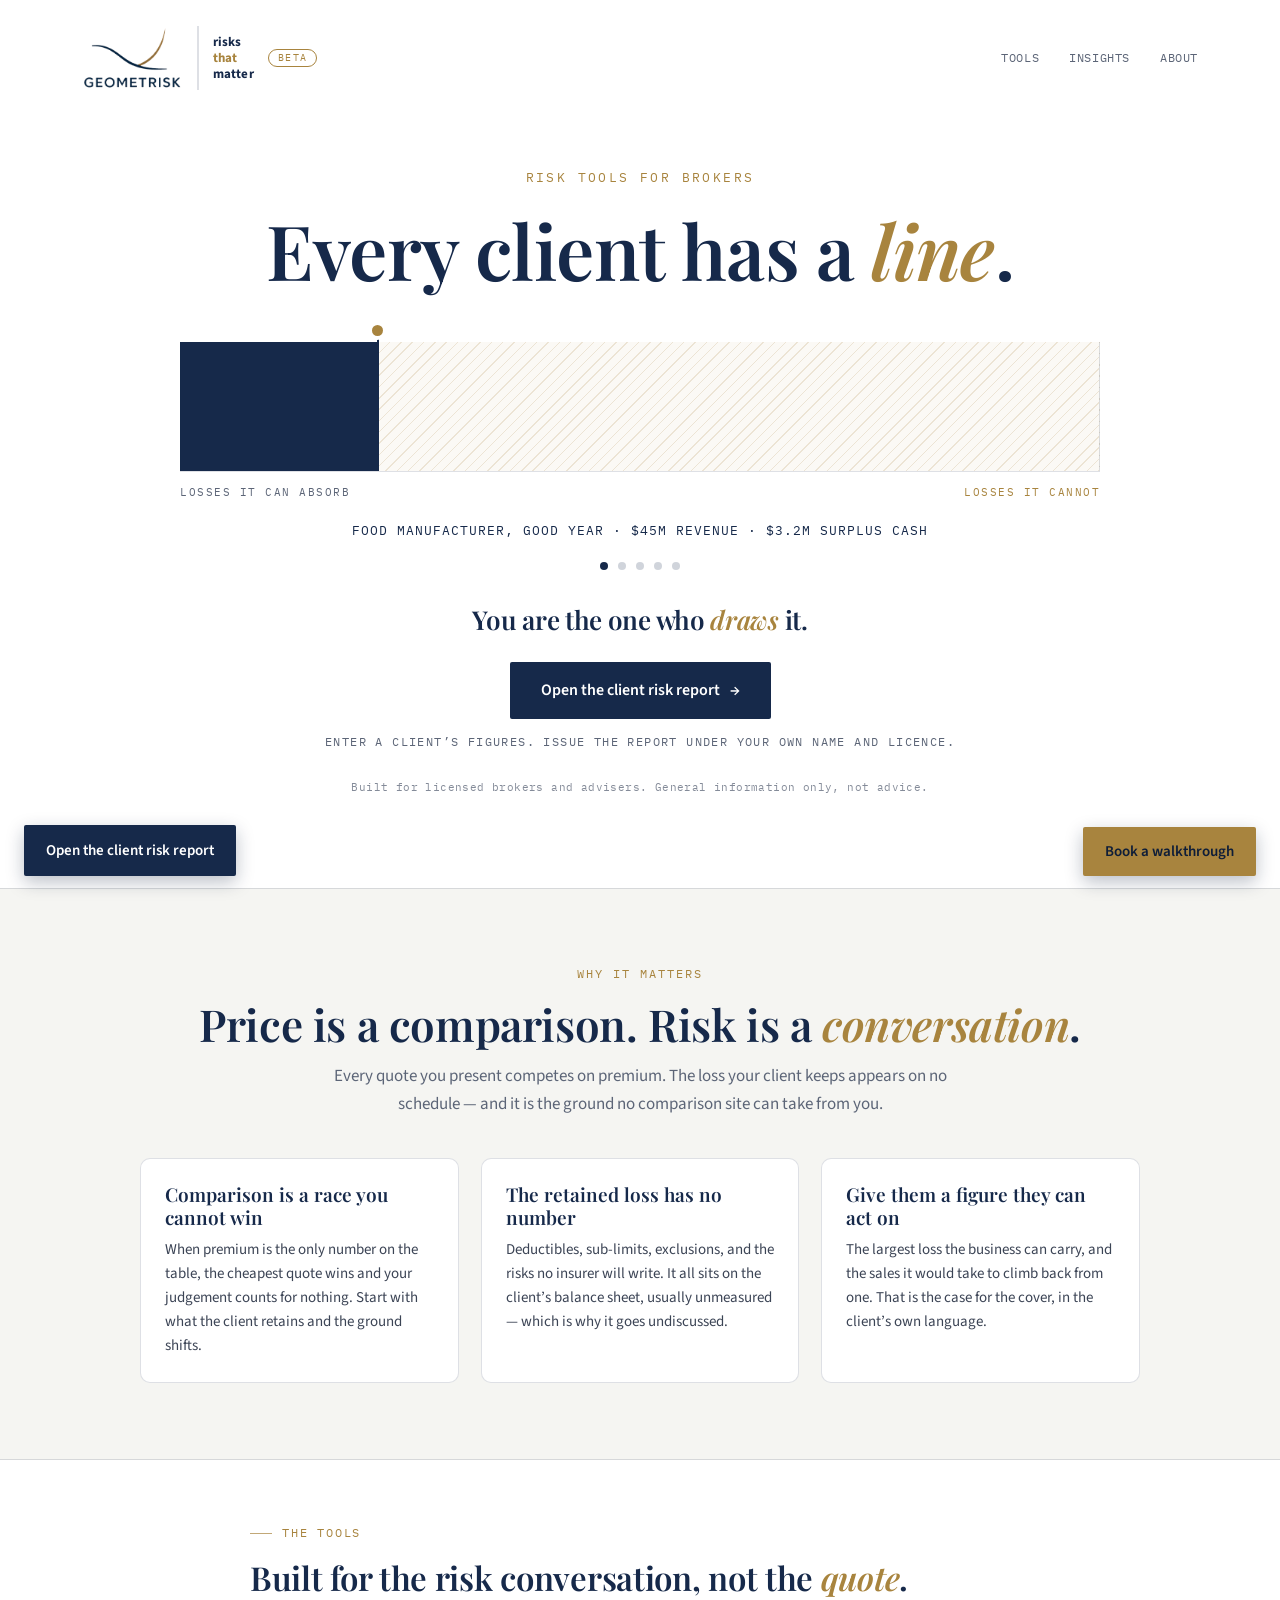
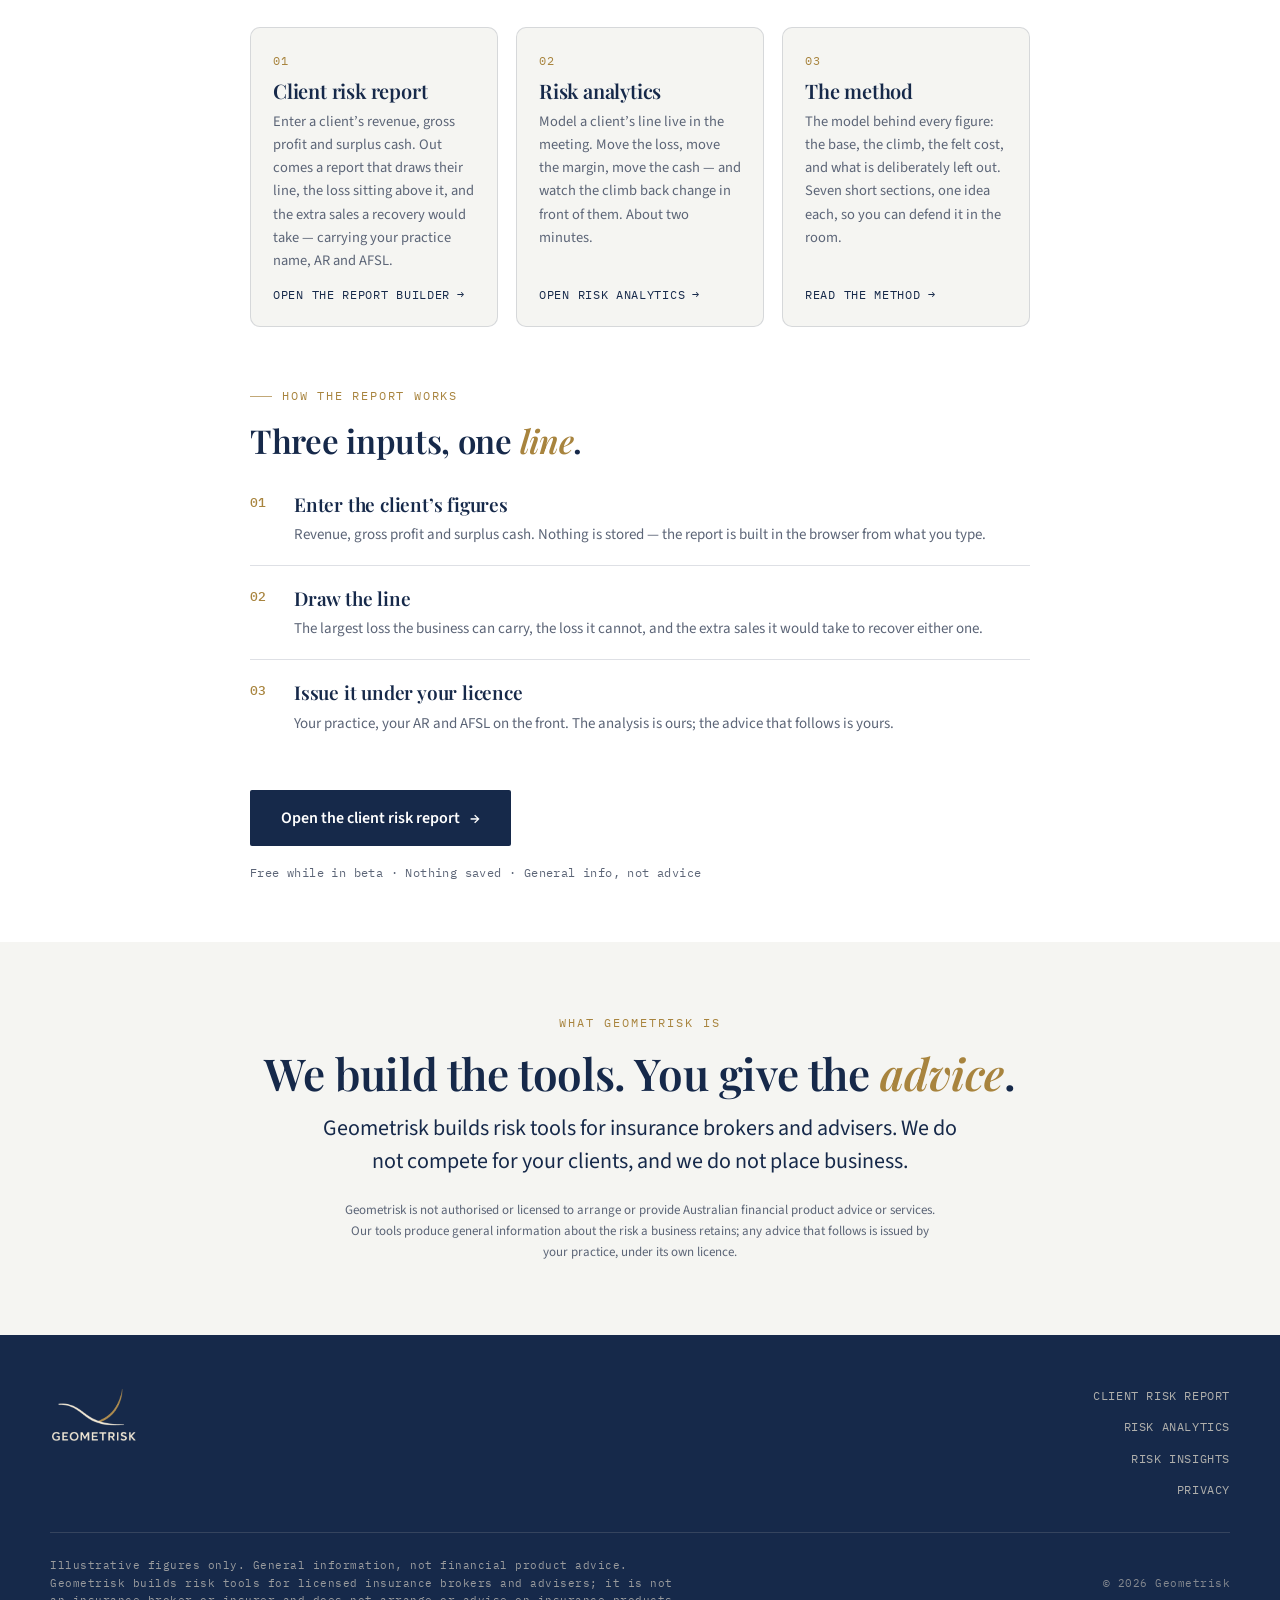
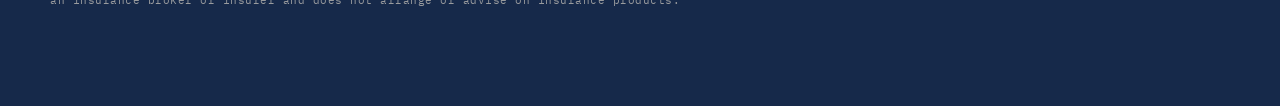
<file: index.html>
<!DOCTYPE html>
<html lang="en-AU">
<head>
<meta charset="UTF-8">
<meta name="viewport" content="width=device-width, initial-scale=1.0">
<title>Geometrisk · Risk tools for brokers</title>
<meta name="description" content="Geometrisk builds risk tools for insurance brokers and advisers: draw a client’s risk line, show the loss they retain and the sales it takes to recover. General information only, not financial product advice.">
<link rel="preconnect" href="https://fonts.googleapis.com">
<link rel="preconnect" href="https://fonts.gstatic.com" crossorigin>
<link rel="icon" type="image/png" href="assets/geometrisk-logo.png">
<link href="https://fonts.googleapis.com/css2?family=Playfair+Display:ital,wght@0,500;0,600;0,700;1,500;1,600&family=Source+Sans+3:wght@300;400;500;600&family=IBM+Plex+Mono:wght@400;500&display=swap" rel="stylesheet">
<style>
  :root{
    --navy:#16294A; --deep:#0E1D38; --navy-2:#5A7099;
    --gold:#A8843E; --gold-soft:#C9A85F;
    --cream:#F5F5F2; --cream-hi:#FFFFFF;
    --ink:#1A2438; --muted:#5C6577;
    --line:rgba(22,41,74,.14);
    --line-light:rgba(241,232,214,.16);
    --serif:'Playfair Display',Georgia,serif;
    --body:'Source Sans 3',system-ui,sans-serif;
    --mono:'IBM Plex Mono',ui-monospace,monospace;
  }
  *{box-sizing:border-box;margin:0;padding:0}
  html{scroll-behavior:smooth}
  body{font-family:var(--body);color:var(--ink);background:var(--cream-hi);
       -webkit-font-smoothing:antialiased;line-height:1.55}

  /* ---------- nav ---------- */
  nav{position:relative;z-index:5;display:flex;align-items:center;
      justify-content:space-between;padding:26px 32px;max-width:1180px;margin:0 auto}
  .brand{display:flex;align-items:center;gap:14px}
  .brand .divider{width:2px;align-self:stretch;background:var(--line)}
  .brand .tagline{font-family:var(--body);font-weight:700;font-size:13px;letter-spacing:.2px;
                  text-transform:lowercase;line-height:1.25;color:var(--navy)}
  .brand .tagline .g{color:var(--gold)}
  .wordmark{text-decoration:none;display:flex;align-items:center}
  .wordmark .logoimg{height:64px;width:auto;display:block}
  .navlinks{display:flex;align-items:center;gap:30px}
  .navlinks a{font-family:var(--mono);font-size:12px;letter-spacing:.6px;text-transform:uppercase;
              color:var(--muted);text-decoration:none;transition:color .2s}
  .navlinks a:hover{color:var(--navy)}

  /* ---------- hero: the partition ---------- */
  .hero{padding:52px 32px 92px;max-width:1000px;margin:0 auto}
  .eyebrow{font-family:var(--mono);font-size:12.5px;letter-spacing:2.4px;text-transform:uppercase;
           color:var(--gold);margin-bottom:24px;text-align:center}
  h1{font-family:var(--serif);font-weight:600;font-size:clamp(40px,6.4vw,76px);
     line-height:1.03;letter-spacing:-.6px;color:var(--navy);text-align:center;margin:0 auto}
  h1 .ital{font-style:italic;color:var(--gold)}

  .lineblock{margin:52px auto 0;max-width:920px}
  .axis{position:relative;height:130px;border-bottom:1px solid var(--line)}

  .region{position:absolute;top:0;bottom:0;overflow:hidden}
  .region.carry{left:0;background:var(--navy);border-left:1px solid var(--line)}
  .region.cannot{right:0;border-right:1px solid var(--line);
    background:
      repeating-linear-gradient(-45deg, rgba(168,132,62,.18) 0 1px, transparent 1px 8px),
      rgba(168,132,62,.05);}

  .ghost{position:absolute;top:0;bottom:0;width:0;z-index:2;display:none}
  .ghost .gstroke{position:absolute;top:0;bottom:0;left:-1px;width:2px;background:var(--navy);opacity:.28}
  .ghost .gdot{position:absolute;top:-4px;left:-4px;width:8px;height:8px;border-radius:50%;
               background:var(--navy);opacity:.28}

  .theline{position:absolute;top:-12px;bottom:0;width:0;z-index:3}
  .theline .stroke{position:absolute;top:0;bottom:0;left:-1.25px;width:2.5px;background:var(--navy)}
  .theline .knob{position:absolute;top:-5px;left:-5.5px;width:11px;height:11px;border-radius:50%;
                 background:var(--gold);box-shadow:0 0 0 4px var(--cream-hi)}
  .theline .val{display:none}

  .axislabels{margin-top:12px;display:flex;align-items:center;justify-content:space-between;
              font-family:var(--mono);font-size:11px;letter-spacing:1.5px;text-transform:uppercase}
  .axislabels .l{color:var(--muted)}
  .axislabels .r{color:var(--gold)}

  .herofade{transition:opacity .33s ease}
  .readout{margin-top:20px;display:flex;align-items:center;justify-content:center;
           gap:24px;flex-wrap:wrap}
  .who{font-family:var(--mono);font-size:12.5px;letter-spacing:1px;text-transform:uppercase;
       color:var(--navy);text-align:center;transition:color .3s ease}
  .dots{margin-top:22px;display:flex;justify-content:center;gap:10px}
  .dots button{width:8px;height:8px;border-radius:50%;border:none;padding:0;cursor:pointer;
               background:rgba(22,41,74,.2);transition:background .25s ease}
  .dots button.on{background:var(--navy)}

  .heroline{margin-top:34px;text-align:center;font-family:var(--serif);font-weight:600;
            font-size:clamp(20px,2.5vw,26px);line-height:1.22;letter-spacing:-.3px;color:var(--navy)}
  .heroline .ital{font-style:italic;color:var(--gold)}
  .herocta{margin-top:26px;text-align:center}
  .herocta .sub{margin-top:14px;font-family:var(--mono);font-size:12px;letter-spacing:1.4px;
                text-transform:uppercase;color:var(--muted)}
  .herodisc{margin-top:28px;text-align:center;font-family:var(--mono);font-size:11px;
            letter-spacing:.4px;color:var(--muted);opacity:.75}

  /* ---------- panels ---------- */
  .split{display:block}
  .panel{padding:64px 32px 60px;max-width:844px;margin:0 auto}
  .panel.biz{background:var(--cream-hi)}
  .panel .plabel{font-family:var(--mono);font-size:12px;letter-spacing:1.8px;text-transform:uppercase;
                 margin-bottom:16px;display:flex;align-items:center;gap:10px}
  .panel.biz .plabel{color:var(--gold)}
  .plabel::before{content:"";width:22px;height:1px;background:currentColor;opacity:.7}
  .panel h2{font-family:var(--serif);font-weight:600;font-size:clamp(25px,2.9vw,33px);
            line-height:1.1;letter-spacing:-.3px;margin-bottom:32px}
  .panel.biz h2{color:var(--navy)}
  .panel h2 .ital{font-style:italic;color:var(--gold)}
  .steps{list-style:none;margin-bottom:36px}
  .step{display:flex;gap:18px;padding:18px 0;border-top:1px solid var(--line)}
  .step:first-child{border-top:none;padding-top:0}
  .step .num{font-family:var(--mono);font-size:13px;font-weight:500;padding-top:3px;min-width:26px}
  .panel.biz .num{color:var(--gold)}
  .step .txt strong{display:block;font-family:var(--serif);font-weight:600;font-size:19px;
                    letter-spacing:-.2px;margin-bottom:3px}
  .panel.biz .txt strong{color:var(--navy)}
  .step .txt span{font-size:15px;line-height:1.5}
  .panel.biz .txt span{color:var(--muted)}
  .cta{display:inline-flex;align-items:center;gap:10px;font-family:var(--body);font-weight:600;
       font-size:16px;padding:15px 30px;border-radius:2px;text-decoration:none;cursor:pointer;
       border:1px solid transparent;transition:all .22s ease}
  .cta .arw{transition:transform .22s ease}
  .cta:hover .arw{transform:translateX(4px)}
  .cta.solid{background:var(--navy);color:var(--cream-hi)}
  .cta.solid:hover{background:var(--deep)}
  .cta.gold{background:var(--gold);color:var(--deep)}
  .cta.gold:hover{background:var(--gold-soft)}
  .chips{margin-top:18px;font-family:var(--mono);font-size:11.5px;letter-spacing:.4px;color:var(--muted)}



  /* ---------- tool cards ---------- */
  .toolgrid{display:grid;grid-template-columns:repeat(3,1fr);gap:18px;margin-bottom:8px}
  .tool{display:flex;flex-direction:column;gap:8px;background:var(--cream);border:1px solid var(--line);
        border-radius:10px;padding:24px 22px 22px;text-decoration:none;transition:border-color .2s,transform .2s,box-shadow .2s}
  .tool:hover{border-color:var(--gold);transform:translateY(-2px);box-shadow:0 10px 26px rgba(14,29,56,.08)}
  .tool .tnum{font-family:var(--mono);font-size:12px;letter-spacing:1.4px;color:var(--gold)}
  .tool strong{font-family:var(--serif);font-weight:600;font-size:20px;letter-spacing:-.2px;color:var(--navy);line-height:1.15}
  .tool .tdesc{font-size:14.5px;line-height:1.6;color:var(--muted);flex:1}
  .tool .tgo{font-family:var(--mono);font-size:11.5px;letter-spacing:.7px;text-transform:uppercase;
             color:var(--navy);margin-top:6px;display:inline-flex;align-items:center;gap:7px}
  .tool:hover .tgo{color:var(--gold)}
  .tool:hover .arw{transform:translateX(4px)}
  .tool .arw{transition:transform .22s ease}
  @media(max-width:860px){ .toolgrid{grid-template-columns:1fr} }

  /* ---------- positioning band ---------- */
  .whatis{background:var(--cream);padding:72px 32px}
  .whatis .win{max-width:760px;margin:0 auto;text-align:center}
  .whatis h2{font-family:var(--serif);font-weight:600;font-size:clamp(28px,3.8vw,44px);
             line-height:1.08;letter-spacing:-.4px;color:var(--navy);margin-bottom:16px}
  .whatis h2 .ital{font-style:italic;color:var(--gold)}
  .whatis strong{font-weight:700;color:var(--navy)}
  .whatis strong.g{color:var(--gold)}
  .whatis .wlead{font-size:clamp(18px,2.2vw,22px);line-height:1.5;color:var(--navy);
                 max-width:640px;margin:0 auto 22px}
  .whatis .qintro{font-size:16px;color:var(--muted);line-height:1.55;max-width:560px;margin:0 auto}
  .whatis .qbox{list-style:none;max-width:680px;margin:26px auto 30px;padding:0;text-align:left;
                display:grid;grid-template-columns:repeat(auto-fit,minmax(230px,1fr));gap:16px 40px}
  .whatis .qbox li{position:relative;padding-left:22px;font-size:16px;color:var(--navy);line-height:1.5}
  .whatis .qbox li::before{content:"";position:absolute;left:2px;top:9px;width:7px;height:7px;
                           border-radius:50%;background:var(--gold)}
  .whatis .wdisc{font-size:13px;color:var(--muted);line-height:1.6;max-width:600px;margin:0 auto}

  /* Why it matters — qualitative */
  .whymatters{background:var(--cream);padding:76px 32px;border-top:1px solid var(--line);border-bottom:1px solid var(--line)}
  .whymatters .win{max-width:1000px;margin:0 auto;text-align:center}
  .whymatters .wmtag,.whatis .wmtag{font-family:var(--mono);font-size:12px;letter-spacing:2px;text-transform:uppercase;color:var(--gold);margin-bottom:16px}
  .whymatters h2{font-family:var(--serif);font-weight:600;font-size:clamp(28px,3.8vw,44px);line-height:1.08;letter-spacing:-.4px;color:var(--navy);margin-bottom:16px}
  .whymatters h2 .ital{font-style:italic;color:var(--gold)}
  .whymatters .wmlead{font-size:17px;color:var(--muted);line-height:1.6;max-width:620px;margin:0 auto 40px}
  .wmgrid{display:grid;grid-template-columns:repeat(3,1fr);gap:22px;text-align:left}
  .wmcard{background:var(--cream-hi);border:1px solid var(--line);border-radius:10px;padding:24px 24px}
  .wmcard h4{font-family:var(--serif);font-weight:600;font-size:19px;color:var(--navy);margin-bottom:10px;line-height:1.2}
  .wmcard p{font-size:15px;line-height:1.6;color:var(--ink);opacity:.85}
  @media(max-width:760px){ .wmgrid{grid-template-columns:1fr} }

  /* Why that matters — recovery calculator */
  .whyfin{background:var(--cream-hi);padding:78px 32px;border-top:1px solid var(--line)}
  .whyfin .win{max-width:760px;margin:0 auto;text-align:center}
  .whyfin .plabel{font-family:var(--mono);font-size:12px;letter-spacing:2px;text-transform:uppercase;
                  color:var(--gold);margin-bottom:16px}
  .whyfin h2{font-family:var(--serif);font-weight:600;font-size:clamp(28px,3.6vw,44px);
             line-height:1.08;letter-spacing:-.4px;color:var(--navy);margin-bottom:16px}
  .whyfin h2 .ital{font-style:italic;color:var(--gold)}
  .whyfin .lead{font-size:17px;color:var(--muted);line-height:1.6;max-width:600px;margin:0 auto 30px}

  .recover{max-width:620px;margin:0 auto;text-align:left;border:1px solid var(--line);
           border-radius:10px;background:var(--cream);padding:26px 28px 28px}
  .recover .ctrls{display:grid;grid-template-columns:1fr 1fr;gap:22px 30px;margin-bottom:24px}
  .recover .clab{font-family:var(--mono);font-size:11px;letter-spacing:1.2px;text-transform:uppercase;
                 color:var(--muted);margin-bottom:6px}
  .recover .val{display:block;font-family:var(--serif);font-weight:600;font-size:23px;
                color:var(--navy);margin-bottom:10px;line-height:1}
  .recover input[type=range]{width:100%;accent-color:var(--gold);cursor:pointer;margin:0}
  .recover .head{font-size:17px;color:var(--navy);line-height:1.5;margin:2px 0 22px}
  .recover .head b{color:var(--gold);font-weight:700;white-space:nowrap}
  .recover .barrow{margin-bottom:16px}
  .recover .barrow:last-of-type{margin-bottom:0}
  .recover .barlab{display:flex;justify-content:space-between;align-items:baseline;gap:12px;
                   font-family:var(--mono);font-size:11px;letter-spacing:.5px;text-transform:uppercase;
                   color:var(--muted);margin-bottom:6px}
  .recover .barlab b{font-family:var(--serif);font-size:15px;letter-spacing:0;text-transform:none;
                     font-weight:600;color:var(--navy)}
  .recover .track{height:26px;background:rgba(22,41,74,.06);border-radius:4px;overflow:hidden}
  .recover .fill{height:100%;border-radius:4px}
  .recover .fill.rev{background:var(--navy);width:100%}
  .recover .fill.prof{background:var(--gold);width:12%;transition:width .3s ease}
  .recover .mult{margin-top:22px;padding-top:18px;border-top:1px solid var(--line);
                 font-size:15px;line-height:1.5;color:var(--muted);text-align:center}
  .recover .mult b{color:var(--navy);font-weight:700}
  @media (max-width:560px){ .recover .ctrls{grid-template-columns:1fr;gap:18px} }

  /* ---------- referral: floating button + panel ---------- */
  .fab{position:fixed;right:24px;bottom:24px;z-index:60;background:var(--gold);color:var(--deep);
       border:none;border-radius:2px;padding:14px 22px;font-family:var(--body);font-weight:600;
       font-size:15px;cursor:pointer;box-shadow:0 6px 18px rgba(14,29,56,.28);transition:background .22s ease}
  .fab:hover{background:var(--gold-soft)}
  .fabline{position:fixed;left:24px;bottom:24px;z-index:60;background:var(--navy);color:var(--cream-hi);
           border-radius:2px;padding:14px 22px;font-family:var(--body);font-weight:600;font-size:15px;
           text-decoration:none;box-shadow:0 6px 18px rgba(14,29,56,.28);transition:background .22s ease}
  .fabline:hover{background:var(--deep)}
  @media (max-width:700px){ .fabline{display:none} }
  .whygeo{padding:88px 32px;text-align:center;background:var(--cream);
          border-top:1px solid var(--line);border-bottom:1px solid var(--line)}
  .whygeo .wgline{font-family:var(--serif);font-weight:600;font-size:clamp(23px,3vw,30px);
                  line-height:1.12;letter-spacing:-.3px;color:var(--navy);margin-bottom:26px}
  .whygeo .wgline .ital{font-style:italic;color:var(--gold)}
  .wglink{font-family:var(--mono);font-size:12px;letter-spacing:.6px;text-transform:uppercase;
          color:var(--muted);text-decoration:none;transition:color .2s}
  .wglink:hover{color:var(--gold)}
  .fnav{display:flex;flex-direction:column;gap:13px;align-items:flex-end;margin:0 0 0 auto;padding:0;text-align:right}
  .fnav a{font-family:var(--mono);font-size:12px;letter-spacing:.6px;text-transform:uppercase;
          color:rgba(241,232,214,.7);text-decoration:none;transition:color .2s}
  .fnav a:hover{color:#fff}
  .overlay{position:fixed;inset:0;z-index:70;background:rgba(14,29,56,.55);display:none;
           align-items:flex-start;justify-content:center;padding:6vh 20px 40px;overflow-y:auto}
  .overlay.open{display:flex}
  .modal{background:var(--cream-hi);border-radius:4px;max-width:480px;width:100%;
         padding:34px 32px;position:relative}
  .modal .mclose{position:absolute;top:12px;right:12px;background:none;border:none;font-size:24px;
                 line-height:1;color:var(--muted);cursor:pointer;padding:6px}
  .modal .mclose:hover{color:var(--navy)}
  .modal h3{font-family:var(--serif);font-weight:600;font-size:24px;color:var(--navy);
            line-height:1.15;margin-bottom:10px}
  .modal .mnote{font-size:14px;color:var(--muted);margin-bottom:20px}
  .modal.booking{max-width:820px}
  #bookingEmbed iframe{display:block;width:100%;height:620px;border:1px solid var(--line);border-radius:4px;background:#fff}

  footer{background:var(--navy);color:rgba(241,232,214,.6);padding:52px 32px 96px}
  .foot{max-width:1180px;margin:0 auto;display:flex;align-items:flex-start;
        justify-content:flex-start;gap:32px;flex-wrap:wrap}
  .foot .fmark{display:flex;align-items:center;text-decoration:none}
  .foot .fmark img{height:56px;width:auto;display:block}
  .footbar{max-width:1180px;margin:32px auto 0;padding-top:24px;
           border-top:1px solid rgba(241,232,214,.14);display:flex;align-items:center;
           justify-content:space-between;gap:20px;flex-wrap:wrap}
  .footbar .disc{font-family:var(--mono);font-size:11px;letter-spacing:.5px;line-height:1.6;max-width:640px}
  .footbar .fcopy{font-family:var(--mono);font-size:11px;letter-spacing:.5px;color:rgba(241,232,214,.5);white-space:nowrap}
  @media(max-width:640px){ .fnav{align-items:flex-start} .footbar{margin-top:26px} }

  a:focus-visible,.cta:focus-visible{outline:2px solid var(--gold);outline-offset:3px;border-radius:2px}
  @media (prefers-reduced-motion:reduce){
    .region,.theline,.who,.herofade{transition:none}
    html{scroll-behavior:auto}
  }
  @media (max-width:860px){
    .panel{padding:48px 30px}
    .navlinks{display:none}
    .hero{padding:28px 24px 64px}
    .lineblock{margin-top:44px}
    .axis{height:108px}
    .theline .val{font-size:22px;top:-42px}
    .axislabels{font-size:9.5px;letter-spacing:1px}
    .readout{flex-direction:column;gap:14px}
  }
</style>
</head>
<body>

<nav>
  <div class="brand">
    <a class="wordmark" href="index.html">
      <img class="logoimg" src="assets/geometrisk-logo.png" alt="Geometrisk">
    </a>
    <div class="divider"></div>
    <div class="tagline">risks<br><span class="g">that</span><br>matter</div>
    <span class="beta" style="font-family:var(--mono),ui-monospace,monospace;font-size:10px;letter-spacing:.14em;text-transform:uppercase;color:var(--gold);border:1px solid var(--gold);border-radius:100px;padding:3px 9px;line-height:1;white-space:nowrap;align-self:center">Beta</span>
  </div>
  <div class="navlinks">
    <a href="#tools">Tools</a>
    <a href="methodology.html">Insights</a>
    <a href="about.html">About</a>
  </div>
</nav>

<!-- ============ HERO: THE PARTITION ============ -->
<header class="hero">
  <div class="eyebrow">Risk tools for brokers</div>
  <h1>Every client has a <span class="ital">line</span>.</h1>

  <div class="lineblock">
    <div class="herofade" id="heroFade">
      <div class="axis">
        <div class="region carry" id="regionCarry" style="right:78.5%"></div>
        <div class="region cannot" id="regionCannot" style="left:21.5%"></div>
        <div class="ghost" id="ghostTick"><span class="gstroke"></span><span class="gdot"></span></div>
        <div class="theline" id="theline" style="left:21.5%">
          <span class="val" id="lineVal">$2,020,000</span>
          <span class="stroke"></span>
          <span class="knob"></span>
        </div>
      </div>
      <div class="axislabels">
        <span class="l">Losses it can absorb</span>
        <span class="r">Losses it cannot</span>
      </div>
      <div class="readout">
        <div class="who" id="who">Food manufacturer, good year &middot; $45m revenue &middot; $3.2m surplus cash</div>
      </div>
    </div>
    <div class="dots" id="heroDots"></div>

    <p class="heroline">You are the one who <span class="ital">draws</span> it.</p>
    <div class="herocta">
      <a class="cta solid" href="broker-report.html">Open the client risk report <span class="arw">&rarr;</span></a>
      <div class="sub">Enter a client&rsquo;s figures. Issue the report under your own name and licence.</div>
    </div>
    <div class="herodisc">Built for licensed brokers and advisers. General information only, not advice.</div>
  </div>
</header>

<!-- ============ WHY IT MATTERS ============ -->
<section class="whymatters">
  <div class="win">
    <div class="wmtag">Why it matters</div>
    <h2>Price is a comparison. Risk is a <span class="ital">conversation</span>.</h2>
    <p class="wmlead">Every quote you present competes on premium. The loss your client keeps appears on no schedule &mdash; and it is the ground no comparison site can take from you.</p>
    <div class="wmgrid">
      <div class="wmcard"><h4>Comparison is a race you cannot win</h4><p>When premium is the only number on the table, the cheapest quote wins and your judgement counts for nothing. Start with what the client retains and the ground shifts.</p></div>
      <div class="wmcard"><h4>The retained loss has no number</h4><p>Deductibles, sub-limits, exclusions, and the risks no insurer will write. It all sits on the client&rsquo;s balance sheet, usually unmeasured &mdash; which is why it goes undiscussed.</p></div>
      <div class="wmcard"><h4>Give them a figure they can act on</h4><p>The largest loss the business can carry, and the sales it would take to climb back from one. That is the case for the cover, in the client&rsquo;s own language.</p></div>
    </div>
  </div>
</section>

<!-- ============ THE TOOLS ============ -->
<main class="split">
  <section class="panel biz" id="tools">
    <div class="plabel">The tools</div>
    <h2>Built for the risk conversation, not the <span class="ital">quote</span>.</h2>

    <div class="toolgrid">
      <a class="tool" href="broker-report.html">
        <span class="tnum">01</span>
        <strong>Client risk report</strong>
        <span class="tdesc">Enter a client&rsquo;s revenue, gross profit and surplus cash. Out comes a report that draws their line, the loss sitting above it, and the extra sales a recovery would take &mdash; carrying your practice name, AR and AFSL.</span>
        <span class="tgo">Open the report builder <span class="arw">&rarr;</span></span>
      </a>
      <a class="tool" href="find-your-line.html">
        <span class="tnum">02</span>
        <strong>Risk analytics</strong>
        <span class="tdesc">Model a client&rsquo;s line live in the meeting. Move the loss, move the margin, move the cash &mdash; and watch the climb back change in front of them. About two minutes.</span>
        <span class="tgo">Open risk analytics <span class="arw">&rarr;</span></span>
      </a>
      <a class="tool" href="methodology.html">
        <span class="tnum">03</span>
        <strong>The method</strong>
        <span class="tdesc">The model behind every figure: the base, the climb, the felt cost, and what is deliberately left out. Seven short sections, one idea each, so you can defend it in the room.</span>
        <span class="tgo">Read the method <span class="arw">&rarr;</span></span>
      </a>
    </div>

    <div class="plabel" style="margin-top:60px">How the report works</div>
    <h2>Three inputs, one <span class="ital">line</span>.</h2>
    <ol class="steps">
      <li class="step"><span class="num">01</span><span class="txt">
        <strong>Enter the client&rsquo;s figures</strong>
        <span>Revenue, gross profit and surplus cash. Nothing is stored &mdash; the report is built in the browser from what you type.</span></span></li>
      <li class="step"><span class="num">02</span><span class="txt">
        <strong>Draw the line</strong>
        <span>The largest loss the business can carry, the loss it cannot, and the extra sales it would take to recover either one.</span></span></li>
      <li class="step"><span class="num">03</span><span class="txt">
        <strong>Issue it under your licence</strong>
        <span>Your practice, your AR and AFSL on the front. The analysis is ours; the advice that follows is yours.</span></span></li>
    </ol>
    <a class="cta solid" href="broker-report.html">Open the client risk report <span class="arw">&rarr;</span></a>
    <div class="chips">Free while in beta &middot; Nothing saved &middot; General info, not advice</div>
  </section>
</main>


<!-- ============ WHAT GEOMETRISK IS ============ -->
<section class="whatis">
  <div class="win">
    <div class="wmtag">What Geometrisk is</div>
    <h2>We build the tools. You give the <span class="ital">advice</span>.</h2>
    <p class="wlead">Geometrisk builds risk tools for insurance brokers and advisers. We do not compete for your clients, and we do not place business.</p>
    <p class="wdisc">Geometrisk is not authorised or licensed to arrange or provide Australian financial product advice or services. Our tools produce general information about the risk a business retains; any advice that follows is issued by your practice, under its own licence.</p>
  </div>
</section>

<button class="fab" id="fabAdvisor" type="button">Book a walkthrough</button>

<a class="fabline" href="broker-report.html">Open the client risk report</a>

<div class="overlay" id="advOverlay" role="dialog" aria-modal="true" aria-labelledby="advTitle">
  <div class="modal booking">
    <button class="mclose" id="advClose" type="button" aria-label="Close">&times;</button>
    <h3 id="advTitle">Book a walkthrough</h3>
    <p class="mnote">Thirty minutes on the tools and how they land in a client meeting &mdash; bring a live example if you have one. No pitch. Pick a time that suits.</p>
    <div id="bookingEmbed">
      <iframe id="bookingFrame" title="Book a walkthrough" loading="lazy"
              data-src="https://calendar.google.com/calendar/appointments/schedules/AcZssZ0TeMW59az6l0kuB2lBWGXXpeA4s1Cl8Jg3SaHPuk0Yoe3REX5TW5AF_lgUrPgbJNw7KQ0ZUQzE?gv=true"
              src="about:blank" frameborder="0"></iframe>
    </div>
  </div>
</div>

<footer>
  <div class="foot">
    <a class="fmark" href="index.html" aria-label="Geometrisk">
      <img src="assets/geometrisk-logo-light.png" alt="Geometrisk">
    </a>
    <nav class="fnav" aria-label="Footer">
      <a href="broker-report.html">Client risk report</a>
      <a href="find-your-line.html">Risk Analytics</a>
      <a href="methodology.html">Risk Insights</a>
      <a href="privacy.html">Privacy</a>
    </nav>
  </div>
  <div class="footbar">
    <div class="disc">Illustrative figures only. General information, not financial product advice. Geometrisk builds risk tools for licensed insurance brokers and advisers; it is not an insurance broker or insurer and does not arrange or advise on insurance products.</div>
    <div class="fcopy">&copy; 2026 Geometrisk</div>
  </div>
</footer>

<script>
(function(){
  var reduce = window.matchMedia('(prefers-reduced-motion: reduce)').matches;
  var fmtFull=function(n){ return '$'+n.toLocaleString('en-AU'); };

  /* ---------------- HERO: the partition ---------------- */
  // Each business appears in a good year, then slides to its lean year.
  // Marker position = ln((line / revenue) * 52) / ln(52) as a %, floored at
  // 2% — precomputed to match the Step 1 calculator; never placed by hand.
  var BUSINESSES=[
    { good:{line:2020000, pos:21.5, caption:'Food manufacturer, good year · $45m revenue · $3.2m surplus cash'},
      lean:{line:1010000, pos:8.2,  caption:'Food manufacturer, lean year · $38m revenue · $1.6m surplus cash'} },
    { good:{line:1330000, pos:22.9, caption:'Freight operator, good year · $28m revenue · $2.1m surplus cash'},
      lean:{line:630000,  pos:10.1, caption:'Freight operator, lean year · $22m revenue · $1.0m surplus cash'} },
    { good:{line:3480000, pos:22.3, caption:'Civil contractor, good year · $75m revenue · $5.5m surplus cash'},
      lean:{line:1770000, pos:10.8, caption:'Civil contractor, lean year · $60m revenue · $2.8m surplus cash'} },
    { good:{line:1770000, pos:41.3, caption:'SaaS business, good year · $18m revenue · $2.8m surplus cash'},
      lean:{line:570000,  pos:19.0, caption:'SaaS business, lean year · $14m revenue · $900k surplus cash'} },
    { good:{line:1520000, pos:20.6, caption:'Agribusiness, good year · $35m revenue · $2.4m surplus cash'},
      lean:{line:820000,  pos:10.6, caption:'Agribusiness, lean year · $28m revenue · $1.3m surplus cash'} }
  ];
  var HOLD=2500, SLIDE=1100, FADE=330, MUTED_NAVY='#7C8AA3';
  var easeHero=function(t){ return t<.5 ? 2*t*t : 1-Math.pow(-2*t+2,2)/2; };
  var carry=document.getElementById('regionCarry'),
      cannot=document.getElementById('regionCannot'),
      tl=document.getElementById('theline'),
      val=document.getElementById('lineVal'),
      who=document.getElementById('who'),
      heroFade=document.getElementById('heroFade'),
      ghost=document.getElementById('ghostTick'),
      dotsEl=document.getElementById('heroDots'),
      heroTimers=[], heroRaf=null, bizIdx=0;

  function heroPos(p){
    var pct=Math.max(2,Math.min(100,p));
    carry.style.right=(100-pct)+'%';
    cannot.style.left=pct+'%';
    tl.style.left=pct+'%';
  }
  function heroVal(n){ val.textContent=fmtFull(Math.round(n)); }

  var heroDots=BUSINESSES.map(function(_,i){
    var b=document.createElement('button');
    b.type='button';
    b.setAttribute('aria-label','Show business '+(i+1));
    b.addEventListener('click',function(){ showBiz(i); });
    dotsEl.appendChild(b);
    return b;
  });

  function showBiz(i){
    heroTimers.forEach(clearTimeout); heroTimers=[];
    if(heroRaf) cancelAnimationFrame(heroRaf);
    bizIdx=i;
    heroDots.forEach(function(d,j){ d.className = j===i ? 'on' : ''; });
    var biz=BUSINESSES[i];
    ghost.style.display='none';
    heroFade.style.opacity='1';
    who.textContent=biz.good.caption;
    who.style.color='var(--navy)';
    heroPos(biz.good.pos); heroVal(biz.good.line);

    heroTimers.push(setTimeout(function(){
      ghost.style.left=biz.good.pos+'%';
      ghost.style.display='block';
      who.textContent=biz.lean.caption;
      who.style.color=MUTED_NAVY;
      if(reduce){
        heroPos(biz.lean.pos); heroVal(biz.lean.line);
      } else {
        var start=performance.now();
        var step=function(now){
          var t=Math.min(1,(now-start)/SLIDE), e=easeHero(t);
          heroVal(biz.good.line+(biz.lean.line-biz.good.line)*e);
          heroPos(biz.good.pos+(biz.lean.pos-biz.good.pos)*e);
          if(t<1) heroRaf=requestAnimationFrame(step);
        };
        heroRaf=requestAnimationFrame(step);
      }
    },HOLD));

    var leanEnd=HOLD+(reduce?0:SLIDE)+HOLD;
    heroTimers.push(setTimeout(function(){ heroFade.style.opacity='0'; },leanEnd));
    heroTimers.push(setTimeout(function(){ showBiz((bizIdx+1)%BUSINESSES.length); },leanEnd+FADE));
  }
  showBiz(0);

})();
</script>



<script>
/* ---------------- BOOKING: floating button + calendar modal ---------------- */
(function(){
  "use strict";
  var overlay=document.getElementById('advOverlay'),
      frame=document.getElementById('bookingFrame');

  function open(){
    // load the Google Appointment Schedule on first open only
    if(frame.getAttribute('src')==='about:blank') frame.setAttribute('src',frame.dataset.src);
    overlay.classList.add('open');document.body.style.overflow='hidden';
  }
  function close(){overlay.classList.remove('open');document.body.style.overflow='';}
  document.getElementById('fabAdvisor').addEventListener('click',open);
  document.getElementById('advClose').addEventListener('click',close);
  overlay.addEventListener('click',function(e){if(e.target===overlay)close();});
  document.addEventListener('keydown',function(e){if(e.key==='Escape'&&overlay.classList.contains('open'))close();});
})();
</script>

</body>
</html>
</file>
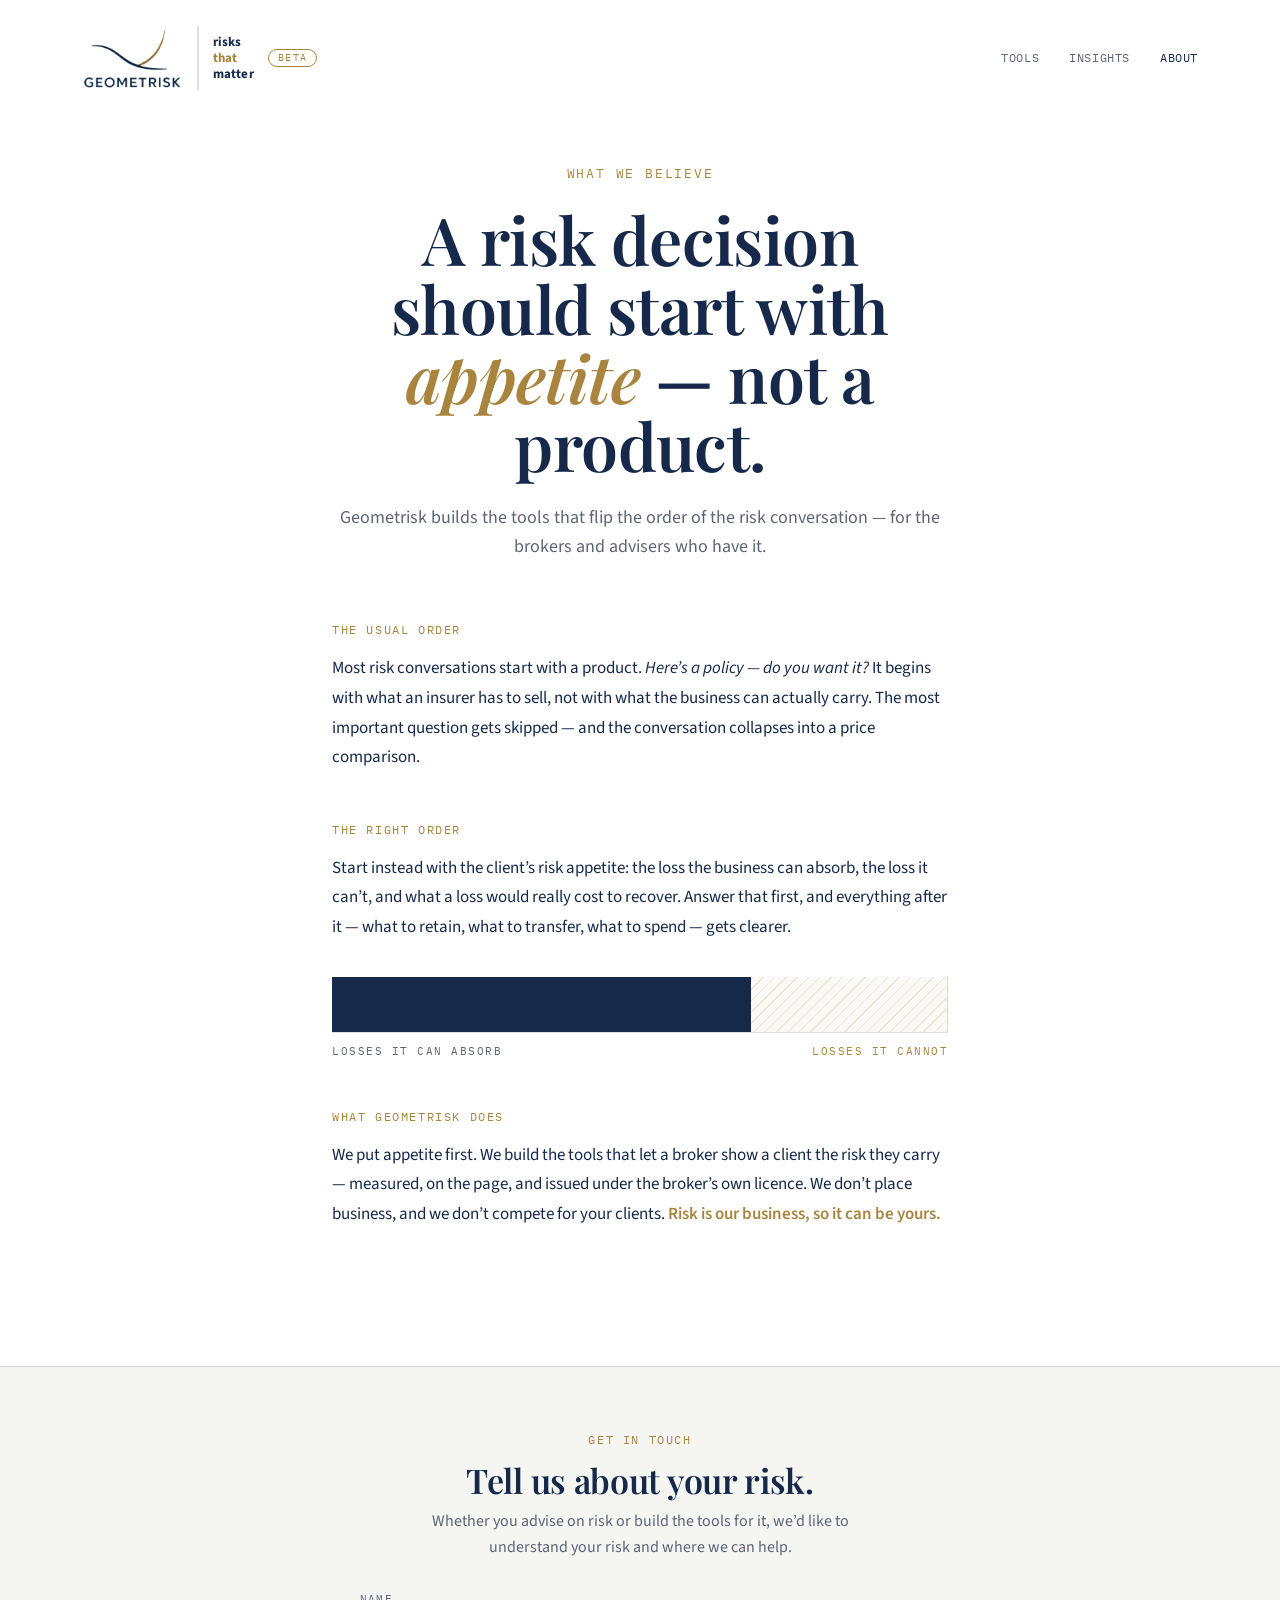
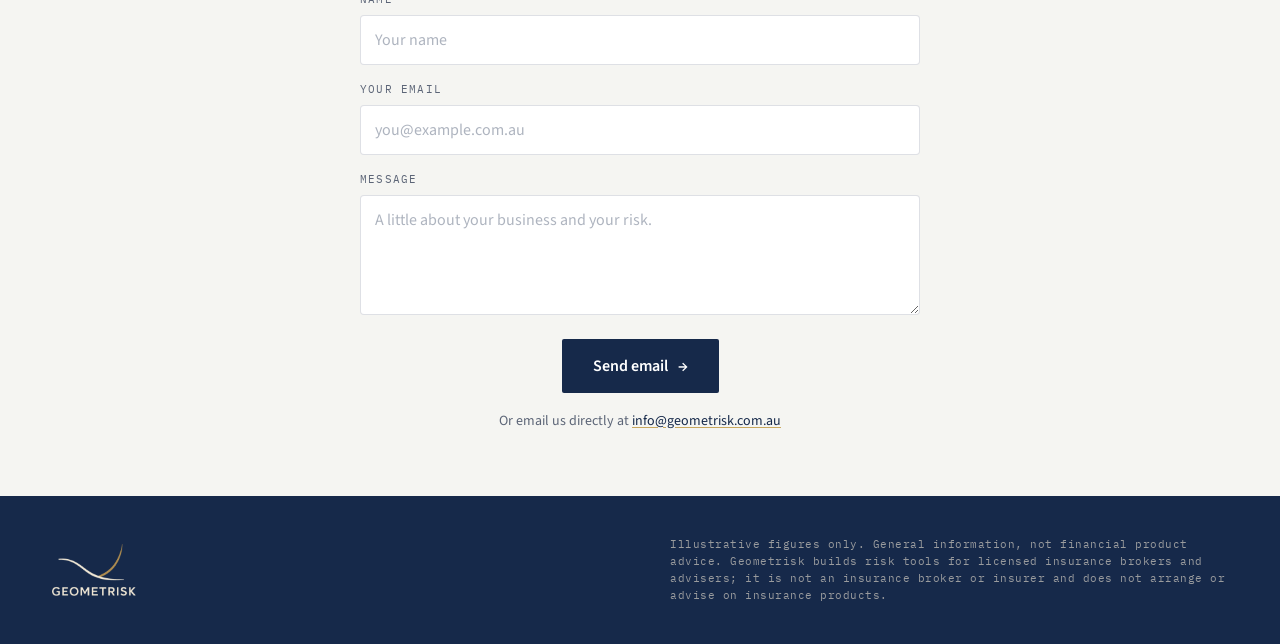
<file: about.html>
<!DOCTYPE html>
<html lang="en-AU">
<head>
<meta charset="UTF-8">
<meta name="viewport" content="width=device-width, initial-scale=1.0">
<title>About · Geometrisk</title>
<meta name="description" content="Geometrisk builds risk tools for brokers and advisers. A risk decision should start with the client's appetite — what the business can carry, and what it can't — not with a product an insurer has to sell. General information only, not advice.">
<link rel="icon" type="image/png" href="assets/geometrisk-logo.png">
<link rel="preconnect" href="https://fonts.googleapis.com">
<link rel="preconnect" href="https://fonts.gstatic.com" crossorigin>
<link href="https://fonts.googleapis.com/css2?family=Playfair+Display:ital,wght@0,500;0,600;0,700;1,500;1,600&family=Source+Sans+3:wght@300;400;500;600&family=IBM+Plex+Mono:wght@400;500&display=swap" rel="stylesheet">
<style>
  :root{
    --navy:#16294A; --deep:#0E1D38; --navy-2:#5A7099;
    --gold:#A8843E; --gold-soft:#C9A85F;
    --cream:#F5F5F2; --cream-hi:#FFFFFF;
    --ink:#1A2438; --muted:#5C6577;
    --line:rgba(22,41,74,.14);
    --serif:'Playfair Display',Georgia,serif;
    --body:'Source Sans 3',system-ui,sans-serif;
    --mono:'IBM Plex Mono',ui-monospace,monospace;
  }
  *{box-sizing:border-box;margin:0;padding:0}
  html{scroll-behavior:smooth}
  body{font-family:var(--body);color:var(--ink);background:var(--cream-hi);
       -webkit-font-smoothing:antialiased;line-height:1.55}

  nav{position:relative;z-index:5;display:flex;align-items:center;
      justify-content:space-between;padding:26px 32px;max-width:1180px;margin:0 auto}
  .brand{display:flex;align-items:center;gap:14px}
  .wordmark{text-decoration:none;display:flex;align-items:center}
  .wordmark .logoimg{height:64px;width:auto;display:block}
  .brand .divider{width:2px;align-self:stretch;background:var(--line)}
  .brand .tagline{font-family:var(--body);font-weight:700;font-size:13px;letter-spacing:.2px;
                  text-transform:lowercase;line-height:1.25;color:var(--navy)}
  .brand .tagline .g{color:var(--gold)}
  .navlinks{display:flex;align-items:center;gap:30px}
  .navlinks a{font-family:var(--mono);font-size:12px;letter-spacing:.6px;text-transform:uppercase;
              color:var(--muted);text-decoration:none;transition:color .2s}
  .navlinks a:hover{color:var(--navy)}
  .navlinks a.here{color:var(--navy)}

  header.hero{padding:48px 32px 60px;max-width:820px;margin:0 auto;text-align:center}
  .eyebrow{font-family:var(--mono);font-size:12.5px;letter-spacing:1.8px;text-transform:uppercase;
           color:var(--gold);margin-bottom:22px}
  h1{font-family:var(--serif);font-weight:600;font-size:clamp(36px,5.6vw,66px);
     line-height:1.04;letter-spacing:-.6px;color:var(--navy);margin:0 auto 24px;max-width:15ch}
  h1 .ital{font-style:italic;color:var(--gold)}
  .lede{font-size:18px;line-height:1.6;color:var(--muted);max-width:620px;margin:0 auto}

  main{padding:0 0 88px}
  .page{max-width:680px;margin:0 auto;padding:0 32px}
  .sec{margin-bottom:48px}
  .sec .cap{font-family:var(--mono);font-size:12px;letter-spacing:1.6px;text-transform:uppercase;
            color:var(--gold);margin-bottom:14px}
  .sec p{font-size:17px;line-height:1.75;color:var(--navy);margin:0 0 18px}
  .sec p:last-child{margin-bottom:0}
  .sec p .g{color:var(--gold);font-weight:600}

  .lineblock{margin:34px 0 6px}
  .axis{position:relative;height:56px;border-bottom:1px solid var(--line)}
  .axis .carry{position:absolute;top:0;bottom:0;left:0;right:32%;background:var(--navy);
               border-left:1px solid var(--line)}
  .axis .cannot{position:absolute;top:0;bottom:0;right:0;left:68%;border-right:1px solid var(--line);
    background:
      repeating-linear-gradient(-45deg, rgba(168,132,62,.18) 0 1px, transparent 1px 8px),
      rgba(168,132,62,.05)}
  .axislabels{margin-top:10px;display:flex;align-items:center;justify-content:space-between;
              font-family:var(--mono);font-size:11px;letter-spacing:1.5px;text-transform:uppercase}
  .axislabels .l{color:var(--muted)}
  .axislabels .r{color:var(--gold)}

  /* ---------- contact ---------- */
  .contactband{background:var(--cream);border-top:1px solid var(--line);padding:64px 32px}
  .contact{max-width:560px;margin:0 auto}
  .contact .cap{font-family:var(--mono);font-size:12px;letter-spacing:1.6px;text-transform:uppercase;
                color:var(--gold);margin-bottom:12px;text-align:center}
  .contact h2{font-family:var(--serif);font-weight:600;font-size:clamp(25px,3.2vw,34px);
              line-height:1.12;letter-spacing:-.3px;color:var(--navy);text-align:center;margin-bottom:10px}
  .contact .clead{font-size:16px;line-height:1.6;color:var(--muted);text-align:center;
                  max-width:460px;margin:0 auto 30px}
  .field{margin-bottom:16px}
  .field label{font-family:var(--mono);font-size:11px;letter-spacing:1.2px;text-transform:uppercase;
               color:var(--muted);display:block;margin-bottom:7px}
  .field input,.field textarea{width:100%;border:1px solid var(--line);border-radius:4px;background:#fff;
    font-family:var(--body);font-size:16px;color:var(--navy);padding:13px 14px;outline:none;transition:border-color .2s}
  .field input:focus,.field textarea:focus{border-color:var(--gold)}
  .field input::placeholder,.field textarea::placeholder{color:#aeb4bf}
  .field textarea{resize:vertical;min-height:120px}
  .cta{display:inline-flex;align-items:center;gap:10px;font-family:var(--body);font-weight:600;
       font-size:16px;padding:15px 30px;border-radius:2px;text-decoration:none;cursor:pointer;
       border:1px solid transparent;transition:all .22s ease}
  .cta .arw{transition:transform .22s ease}
  .cta:hover .arw{transform:translateX(4px)}
  .cta.solid{background:var(--navy);color:var(--cream-hi)}
  .cta.solid:hover{background:var(--deep)}
  .contact .send{text-align:center;margin-top:8px}
  .contact .alt{margin-top:18px;font-size:14px;color:var(--muted);text-align:center}
  .contact .alt a{color:var(--navy);text-decoration:underline;text-decoration-color:var(--gold-soft);text-underline-offset:2px}
  .contact .alt a:hover{text-decoration-color:var(--navy)}
  .cthanks{display:none;text-align:center;background:#fff;border:1px solid var(--line);border-radius:4px;padding:26px 24px;margin-top:4px}
  .cthanks.show{display:block}
  .cthanks p{font-size:16px;line-height:1.6;color:var(--navy)}

  footer{background:var(--navy);color:rgba(241,232,214,.6);padding:40px 32px}
  .foot{max-width:1180px;margin:0 auto;display:flex;align-items:center;
        justify-content:space-between;gap:24px;flex-wrap:wrap}
  .foot .fmark{display:flex;align-items:center;text-decoration:none}
  .foot .fmark img{height:56px;width:auto;display:block}
  .foot .disc{font-family:var(--mono);font-size:11px;letter-spacing:.5px;max-width:560px}

  a:focus-visible,.cta:focus-visible{outline:2px solid var(--gold);outline-offset:3px;border-radius:2px}
  @media (prefers-reduced-motion:reduce){ html{scroll-behavior:auto} }
  @media (max-width:860px){
    .navlinks{display:none}
    main{padding:0 0 8px}
    header.hero{padding:36px 24px 44px}
    .page{padding:0 24px}
  }
</style>
</head>
<body>

<nav>
  <div class="brand">
    <a class="wordmark" href="index.html">
      <img class="logoimg" src="assets/geometrisk-logo.png" alt="Geometrisk">
    </a>
    <div class="divider"></div>
    <div class="tagline">risks<br><span class="g">that</span><br>matter</div>
    <span class="beta" style="font-family:var(--mono),ui-monospace,monospace;font-size:10px;letter-spacing:.14em;text-transform:uppercase;color:var(--gold);border:1px solid var(--gold);border-radius:100px;padding:3px 9px;line-height:1;white-space:nowrap;align-self:center">Beta</span>
  </div>
  <div class="navlinks">
    <a href="index.html#tools">Tools</a>
    <a href="methodology.html">Insights</a>
    <a class="here" href="about.html">About</a>
  </div>
</nav>

<header class="hero">
  <div class="eyebrow">What we believe</div>
  <h1>A risk decision should start with <span class="ital">appetite</span> — not a product.</h1>
  <p class="lede">Geometrisk builds the tools that flip the order of the risk conversation &mdash; for the brokers and advisers who have it.</p>
</header>

<main>
  <div class="page">
    <section class="sec">
      <div class="cap">The usual order</div>
      <p>Most risk conversations start with a product. <em>Here&rsquo;s a policy &mdash; do you want it?</em> It begins with what an insurer has to sell, not with what the business can actually carry. The most important question gets skipped &mdash; and the conversation collapses into a price comparison.</p>
    </section>

    <section class="sec">
      <div class="cap">The right order</div>
      <p>Start instead with the client&rsquo;s risk appetite: the loss the business can absorb, the loss it can&rsquo;t, and what a loss would really cost to recover. Answer that first, and everything after it &mdash; what to retain, what to transfer, what to spend &mdash; gets clearer.</p>
      <div class="lineblock">
        <div class="axis"><div class="carry"></div><div class="cannot"></div></div>
        <div class="axislabels"><span class="l">Losses it can absorb</span><span class="r">Losses it cannot</span></div>
      </div>
    </section>

    <section class="sec">
      <div class="cap">What Geometrisk does</div>
      <p>We put appetite first. We build the tools that let a broker show a client the risk they carry &mdash; measured, on the page, and issued under the broker&rsquo;s own licence. We don&rsquo;t place business, and we don&rsquo;t compete for your clients. <span class="g">Risk is our business, so it can be yours.</span></p>
    </section>
  </div>
</main>

<section class="contactband">
  <div class="contact">
    <div class="cap">Get in touch</div>
    <h2>Tell us about your risk.</h2>
    <p class="clead">Whether you advise on risk or build the tools for it, we&rsquo;d like to understand your risk and where we can help.</p>
    <form id="contactForm">
      <div class="field"><label for="c_name">Name</label>
        <input id="c_name" type="text" placeholder="Your name"></div>
      <div class="field"><label for="c_email">Your email</label>
        <input id="c_email" type="email" placeholder="you@example.com.au"></div>
      <div class="field"><label for="c_msg">Message</label>
        <textarea id="c_msg" placeholder="A little about your business and your risk."></textarea></div>
      <div class="send">
        <button type="submit" class="cta solid" id="cSend">Send email <span class="arw">&rarr;</span></button>
      </div>
    </form>
    <div class="cthanks" id="cthanks"><p>Thanks &mdash; that&rsquo;s with us. We&rsquo;ll get back to you at the email you gave.</p></div>
    <p class="alt">Or email us directly at <a href="mailto:info@geometrisk.com.au">info@geometrisk.com.au</a></p>
  </div>
</section>

<footer>
  <div class="foot">
    <a class="fmark" href="index.html" aria-label="Geometrisk">
      <img src="assets/geometrisk-logo-light.png" alt="Geometrisk">
    </a>
    <div class="disc">Illustrative figures only. General information, not financial product advice. Geometrisk builds risk tools for licensed insurance brokers and advisers; it is not an insurance broker or insurer and does not arrange or advise on insurance products.</div>
  </div>
</footer>

<script>
  // Contact form posts silently to the Geometrisk Apps Script (type=contact), which forwards
  // the message to info@geometrisk.com.au. No mail client is opened.
  var CONTACT_ENDPOINT = 'https://script.google.com/macros/s/AKfycbwOXYyrRiR0sVkZjKutfUT8mt9oBs6tpYObOSnmNkwVJpLbWihj2q7dHFdd6WgxJnUq/exec';
  document.getElementById('contactForm').addEventListener('submit', function(e){
    e.preventDefault();
    var form = e.target;
    var name = (document.getElementById('c_name').value || '').trim();
    var email = (document.getElementById('c_email').value || '').trim();
    var msg = (document.getElementById('c_msg').value || '').trim();
    var btn = document.getElementById('cSend');
    btn.disabled = true; btn.textContent = 'Sending…';
    var fd = new FormData();
    fd.append('type','contact');
    fd.append('to','info@geometrisk.com.au');
    fd.append('name',name);
    fd.append('email',email);
    fd.append('message',msg);
    fd.append('page',location.pathname);
    fd.append('ts',new Date().toISOString());
    fetch(CONTACT_ENDPOINT,{method:'POST',body:fd})
      .catch(function(){})
      .then(function(){
        form.style.display = 'none';
        document.getElementById('cthanks').classList.add('show');
      });
  });
</script>

</body>
</html>
</file>
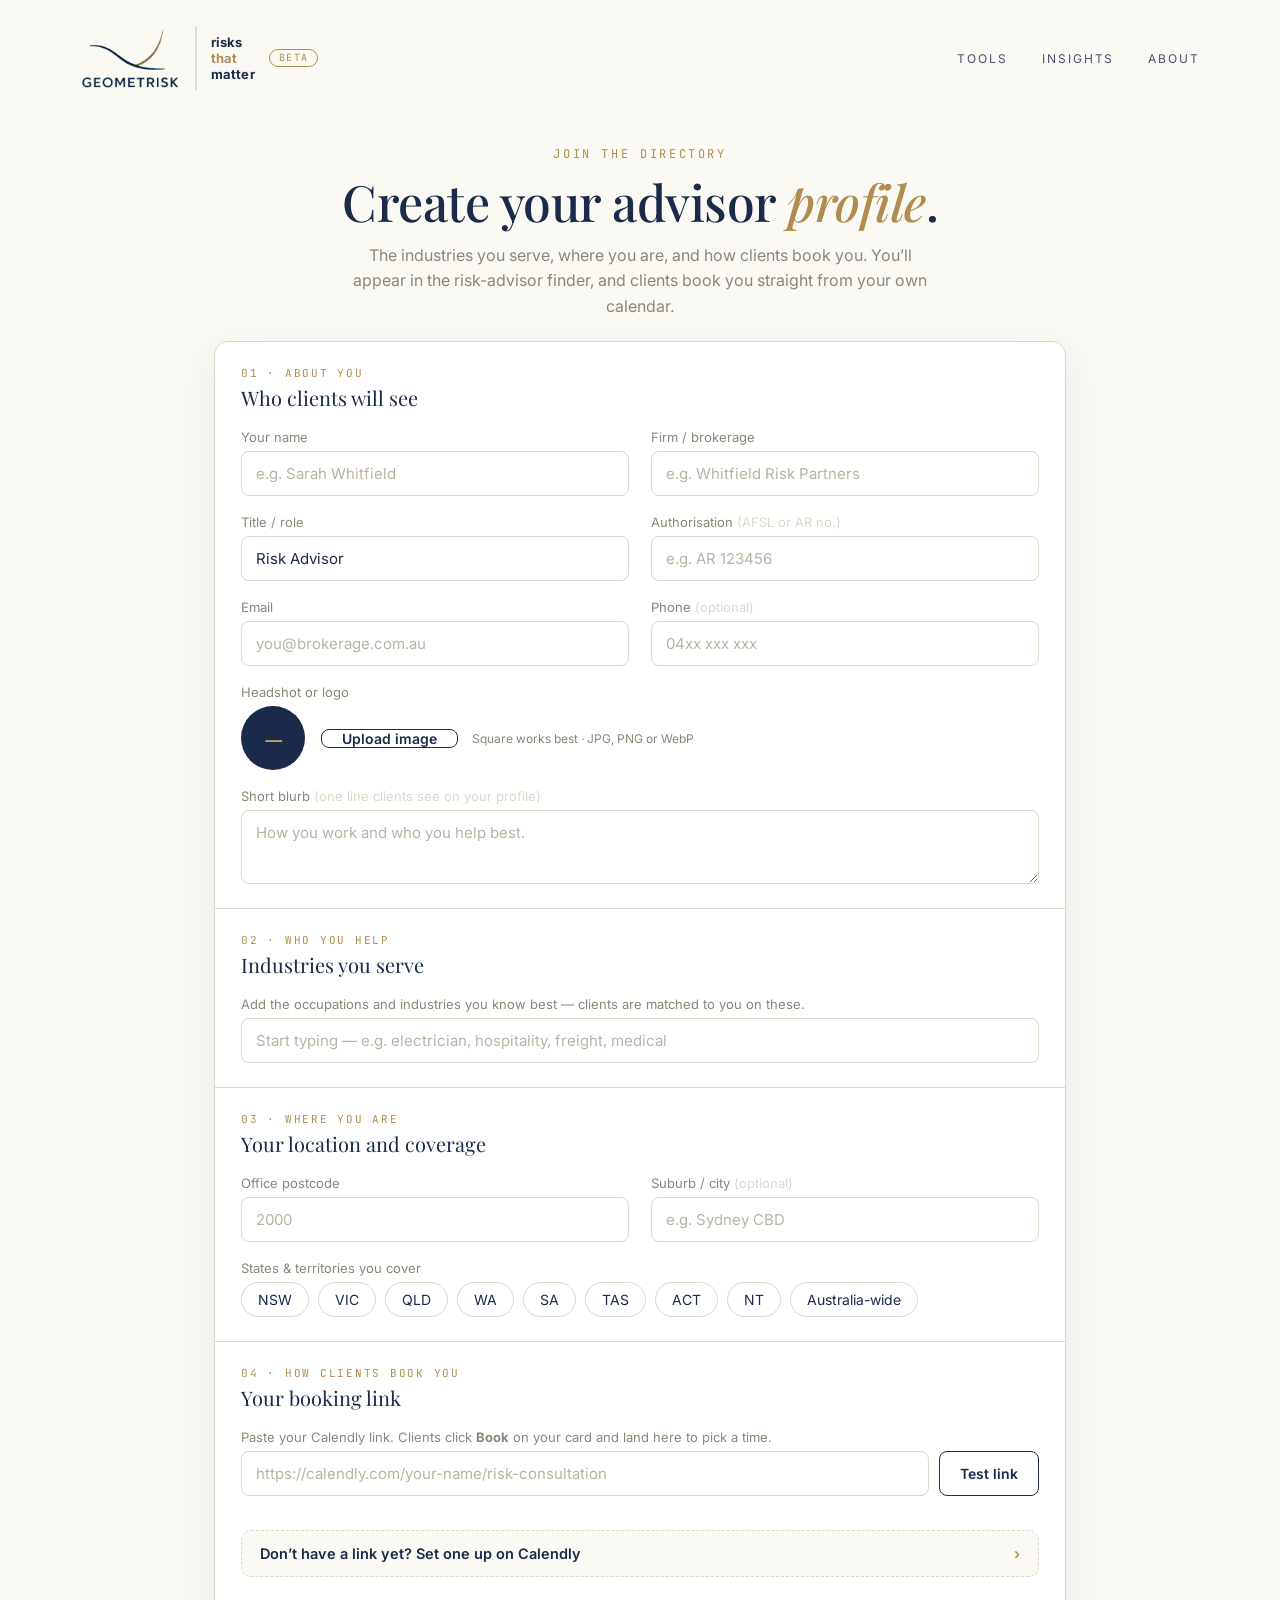
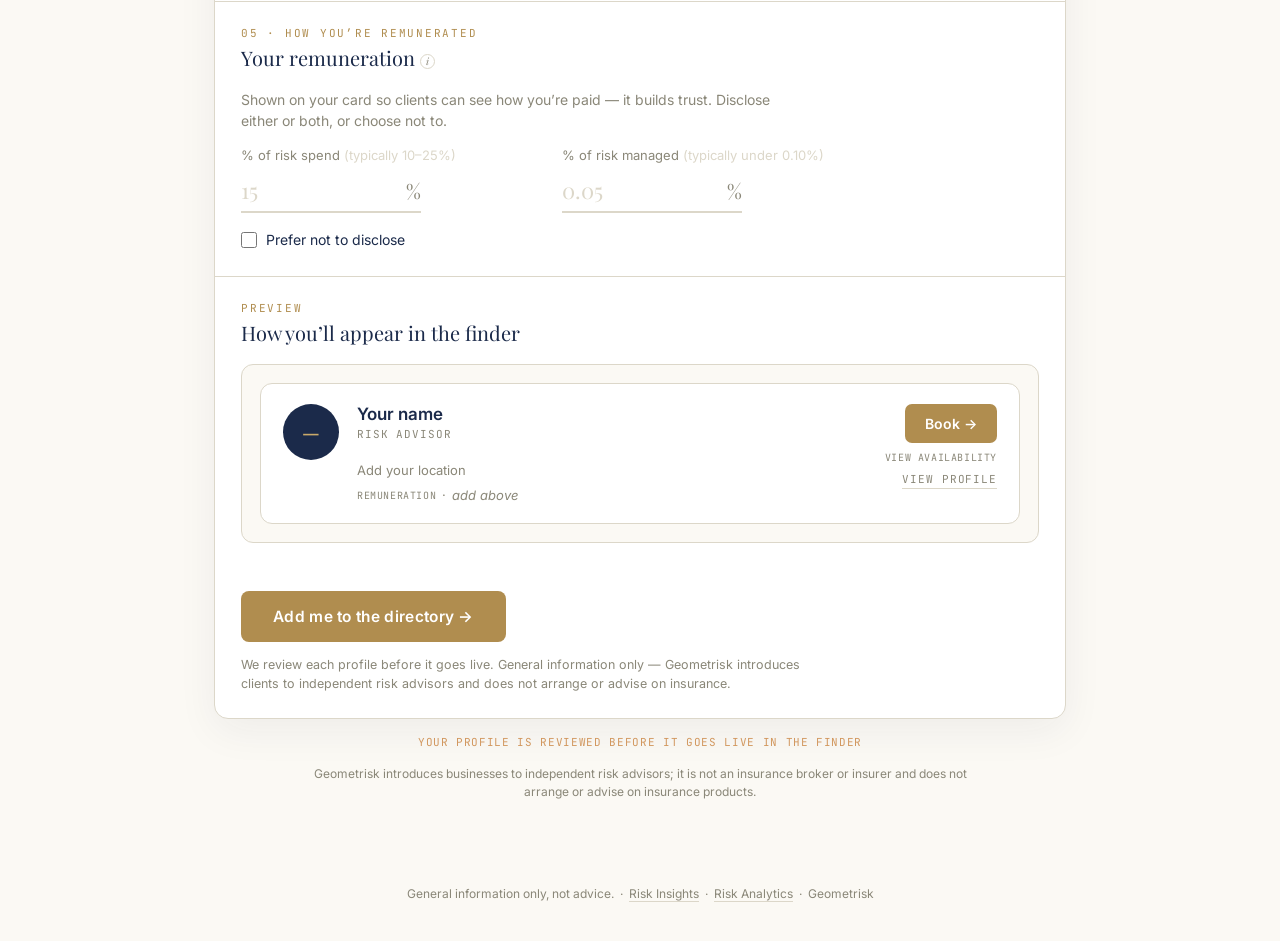
<file: broker-onboarding.html>
<!DOCTYPE html>
<html lang="en-AU">
<head>
<meta charset="UTF-8">
<meta name="robots" content="noindex, nofollow">
<meta name="viewport" content="width=device-width, initial-scale=1.0">
<title>Join the directory — Geometrisk for Brokers</title>
<meta name="description" content="Create your Geometrisk advisor profile: the industries you serve, where you are, and your booking link. Clients find you in the risk-advisor finder and book you directly.">
<link rel="icon" type="image/png" href="assets/geometrisk-logo.png">
<link rel="preconnect" href="https://fonts.googleapis.com">
<link rel="preconnect" href="https://fonts.gstatic.com" crossorigin>
<link href="https://fonts.googleapis.com/css2?family=Playfair+Display:ital,wght@0,400;0,500;0,600;1,500;1,600&family=Inter:wght@400;500;600;700&family=JetBrains+Mono:wght@400;500&display=swap" rel="stylesheet">
<link rel="stylesheet" href="assets/site.css">
<style>
  :root{ --serif:'Playfair Display',Georgia,serif; --mono:'JetBrains Mono',ui-monospace,monospace; }
  body{min-height:100vh;display:flex;flex-direction:column}
  main{flex:1;width:100%;max-width:900px;margin:0 auto;padding:6px 24px 44px}

  .intro{text-align:center;margin:24px 0 22px}
  .intro .eyebrow{font-family:var(--mono);font-size:12px;letter-spacing:.22em;text-transform:uppercase;color:var(--gold);margin-bottom:14px}
  .intro h1{font-family:var(--serif);font-weight:500;font-size:clamp(30px,4.6vw,50px);line-height:1.05;letter-spacing:-.01em;color:var(--navy)}
  .intro h1 em{font-style:italic;color:var(--gold)}
  .intro .sub{color:var(--muted);font-size:16px;line-height:1.6;max-width:58ch;margin:14px auto 0}

  .panel{background:#fff;border:1px solid var(--line-grey);border-radius:14px;overflow:hidden;box-shadow:0 12px 40px rgba(27,42,74,.06)}
  .bsec{padding:24px 26px;border-top:1px solid var(--line-grey)}
  .bsec:first-child{border-top:none}
  .bhead{font-family:var(--mono);font-size:11px;letter-spacing:.16em;text-transform:uppercase;color:var(--gold);margin-bottom:4px}
  .btitle{font-family:var(--serif);font-size:20px;color:var(--navy);margin-bottom:18px}

  .fgrid{display:grid;grid-template-columns:1fr 1fr;gap:18px 22px}
  .field{display:flex;flex-direction:column;gap:6px}
  .field.full{grid-column:1 / -1}
  .field label{font-size:13px;color:var(--muted)}
  .field label .o{color:var(--line-grey)}
  .field input,.field textarea{width:100%;border:1px solid var(--line-grey);border-radius:8px;background:#fff;
    font-family:'Inter',sans-serif;font-size:15px;color:var(--navy);padding:12px 14px;outline:none;transition:border-color .2s}
  .field input:focus,.field textarea:focus{border-color:var(--gold)}
  .field input::placeholder,.field textarea::placeholder{color:#b9b3a3}
  .field textarea{resize:vertical;min-height:74px}

  /* headshot / logo upload */
  .upload{display:flex;align-items:center;gap:16px;flex-wrap:wrap}
  .uthumb{flex:none;width:64px;height:64px;border-radius:50%;background:var(--navy);color:var(--gold-soft);
          display:flex;align-items:center;justify-content:center;font-family:var(--serif);font-size:22px;font-weight:600;
          overflow:hidden;background-size:cover;background-position:center}
  .uctl{display:flex;align-items:center;gap:14px;flex-wrap:wrap}
  .ulink{border:none;background:none;color:var(--amber);font-family:'Inter',sans-serif;font-size:13px;cursor:pointer;text-decoration:underline;padding:0}
  .uhint{font-size:12px;color:var(--muted)}

  /* industries multi-select */
  .msel{position:relative}
  .tags{display:flex;flex-wrap:wrap;gap:7px;margin-bottom:10px}
  .tags:empty{display:none}
  .tag{display:inline-flex;align-items:center;gap:8px;font-size:13px;color:var(--navy);background:#FBF6EC;
       box-shadow:inset 0 0 0 1px var(--gold-soft);border-radius:100px;padding:5px 6px 5px 12px}
  .tag button{border:none;background:rgba(27,42,74,.08);color:var(--navy);width:18px;height:18px;border-radius:50%;
              cursor:pointer;font-size:13px;line-height:1;display:flex;align-items:center;justify-content:center}
  .tag button:hover{background:rgba(27,42,74,.18)}
  .aclist{position:absolute;left:0;right:0;top:100%;background:#fff;border:1px solid var(--line-grey);
          max-height:260px;overflow-y:auto;z-index:20;display:none;box-shadow:0 14px 30px rgba(27,42,74,.14);border-radius:0 0 8px 8px}
  .aclist.show{display:block}
  .acitem{padding:11px 14px;cursor:pointer;font-size:14px;color:var(--navy);border-bottom:1px solid var(--cream-2);
          display:flex;justify-content:space-between;gap:12px;align-items:center}
  .acitem:last-child{border-bottom:none}
  .acitem:hover,.acitem.sel{background:var(--cream-2)}
  .acitem .code{font-family:var(--mono);font-size:11px;color:var(--muted);white-space:nowrap}

  /* states */
  .states{display:flex;flex-wrap:wrap;gap:9px}
  .stbtn{border:1.5px solid var(--line-grey);border-radius:100px;background:#fff;padding:8px 16px;cursor:pointer;
         font-family:'Inter',sans-serif;font-size:14px;color:var(--navy);transition:border-color .15s,background .15s}
  .stbtn:hover{border-color:var(--navy-soft)}
  .stbtn.on{border-color:var(--gold);background:#FBF6EC;color:var(--gold);font-weight:600}

  /* booking link */
  .linkrow{display:flex;gap:10px;flex-wrap:wrap;align-items:stretch}
  .linkrow input{flex:1 1 320px}
  .testbtn{border:1px solid var(--navy);background:#fff;color:var(--navy);border-radius:8px;padding:0 20px;cursor:pointer;
           font-family:'Inter',sans-serif;font-weight:600;font-size:14px;white-space:nowrap;transition:background .2s}
  .testbtn:hover{background:var(--cream-2)}
  .linknote{font-size:13px;margin-top:10px;line-height:1.5}
  .linknote.ok{color:#2f7d4f} .linknote.bad{color:var(--amber)}

  .help{margin-top:18px;border:1px dashed var(--line-grey);border-radius:10px;background:var(--cream);padding:0}
  .help summary{list-style:none;cursor:pointer;padding:14px 18px;display:flex;align-items:center;gap:10px;
                font-family:'Inter',sans-serif;font-weight:600;font-size:14.5px;color:var(--navy)}
  .help summary::-webkit-details-marker{display:none}
  .help summary .chev{margin-left:auto;transition:transform .2s;color:var(--gold)}
  .help[open] summary .chev{transform:rotate(90deg)}
  .help .hb{padding:0 18px 18px}
  .help ol{margin:0;padding-left:20px}
  .help li{font-size:14px;line-height:1.65;color:var(--navy);margin-bottom:9px}
  .help li b{font-weight:600}
  .help .tip{font-size:13px;color:var(--muted);line-height:1.6;margin-top:6px}
  .help a{color:var(--gold)}

  /* live preview card */
  .previewwrap{background:var(--cream);border:1px solid var(--line-grey);border-radius:12px;padding:18px}
  .acard{display:flex;gap:18px;background:#fff;border:1px solid var(--line-grey);border-radius:12px;padding:20px 22px;align-items:flex-start}
  .acard .avatar{flex:none;width:56px;height:56px;border-radius:50%;background:var(--navy);color:var(--gold-soft);
                 display:flex;align-items:center;justify-content:center;font-family:var(--serif);font-size:20px;font-weight:600}
  .acard .info{flex:1;min-width:0}
  .acard .nm{font-size:17px;color:var(--navy);font-weight:600;line-height:1.2}
  .acard .role{font-family:var(--mono);font-size:11px;letter-spacing:.08em;text-transform:uppercase;color:var(--muted);margin-top:3px}
  .chips{display:flex;flex-wrap:wrap;gap:6px;margin:11px 0 10px}
  .chip{font-size:12px;color:var(--navy);background:var(--cream-2);border-radius:100px;padding:4px 11px;line-height:1.3}
  .acard .rem{font-size:13px;color:var(--muted);margin-top:9px;display:flex;align-items:center;gap:6px;flex-wrap:wrap}
  .acard .rem .rlab{font-family:var(--mono);font-size:10px;letter-spacing:.06em;text-transform:uppercase}
  .acard .rem b{color:var(--navy);font-weight:600}
  .acard .rem b.nd{color:var(--muted);font-weight:500;font-style:italic}
  .acard .rem .phm{font-style:italic}
  /* remuneration inputs */
  .remhelp{font-size:14px;color:var(--muted);line-height:1.5;margin-bottom:16px;max-width:60ch}
  .remrows{display:grid;grid-template-columns:1fr 1fr;gap:18px 22px;max-width:620px}
  .remrow label{display:block;font-size:13px;color:var(--muted);margin-bottom:6px}
  .remrow label .o{color:var(--line-grey)}
  .pct{display:flex;align-items:center;border-bottom:2px solid var(--line-grey);transition:border-color .2s;max-width:180px}
  .pct:focus-within{border-color:var(--gold)}
  .pct input{border:none;background:none;outline:none;font-family:var(--serif);font-size:22px;color:var(--navy);width:100%;padding:6px 0}
  .pct input::placeholder{color:var(--line-grey)}
  .pct span{font-family:var(--serif);font-size:20px;color:var(--muted);padding-left:4px}
  .pct.dim{opacity:.4}
  .ndrow{display:inline-flex;align-items:center;gap:9px;margin-top:18px;font-size:14px;color:var(--navy);cursor:pointer}
  .ndrow input{width:16px;height:16px;accent-color:var(--gold)}
  @media(max-width:560px){ .remrows{grid-template-columns:1fr;gap:16px} }
  /* info tooltip */
  .itip{position:relative;display:inline-flex;width:15px;height:15px;border-radius:50%;border:1px solid var(--line-grey);color:var(--muted);font-size:10px;font-style:italic;align-items:center;justify-content:center;cursor:help;vertical-align:middle}
  .itip .tip{position:absolute;bottom:150%;left:0;width:264px;max-width:72vw;background:var(--navy);color:#fff;padding:12px 14px;border-radius:8px;font-family:'Inter',sans-serif;font-weight:400;font-size:12px;line-height:1.5;font-style:normal;letter-spacing:0;text-transform:none;box-shadow:0 10px 24px rgba(27,42,74,.28);opacity:0;visibility:hidden;transition:opacity .15s;z-index:40}
  .itip .tip b{color:var(--gold-soft)}
  .itip:hover .tip,.itip:focus .tip{opacity:1;visibility:visible}
  .pmeta{display:flex;flex-wrap:wrap;gap:6px 18px;font-size:13px;color:var(--muted)}
  .pmeta .loc b{color:var(--navy);font-weight:600}
  .acard .act{flex:none;display:flex;flex-direction:column;align-items:flex-end;gap:8px;padding-left:6px}
  .acard .act .book{background:var(--gold);color:#fff;border:none;font-family:'Inter',sans-serif;font-weight:600;font-size:14px;
                    padding:11px 20px;border-radius:7px;white-space:nowrap}
  .acard .act .bookcap{font-family:var(--mono);font-size:10px;letter-spacing:.06em;text-transform:uppercase;color:var(--muted)}
  .acard .act .prof{font-family:var(--mono);font-size:11px;letter-spacing:.08em;text-transform:uppercase;color:var(--muted);
                    border-bottom:1px solid var(--line-grey);padding-bottom:2px;text-decoration:none}

  .submitrow{padding:24px 26px}
  .fbtn{background:var(--gold);color:#fff;border:none;font-family:'Inter',sans-serif;font-weight:600;font-size:15.5px;
        letter-spacing:.02em;padding:16px 32px;border-radius:8px;cursor:pointer;transition:background .2s}
  .fbtn:hover{background:var(--gold-soft)}
  .fnote{font-size:12.5px;color:var(--muted);margin-top:14px;line-height:1.5;max-width:560px}

  .thanks{display:none;text-align:center;padding:40px 26px}
  .thanks.show{display:block}
  .thanks h3{font-family:var(--serif);font-weight:500;font-size:28px;color:var(--navy);margin-bottom:12px}
  .thanks p{font-size:15.5px;line-height:1.65;color:var(--muted);max-width:52ch;margin:0 auto}

  .preview-note{max-width:680px;margin:16px auto 0;font-family:var(--mono);font-size:11px;letter-spacing:.06em;
                text-transform:uppercase;color:var(--amber);text-align:center;opacity:.8}
  .disc{max-width:680px;margin:16px auto 0;font-size:12px;line-height:1.55;color:var(--muted);text-align:center}

  @media(max-width:680px){ .fgrid{grid-template-columns:1fr} .acard{flex-wrap:wrap} .acard .act{flex-direction:row;align-items:center;width:100%;justify-content:space-between;padding-left:0;margin-top:6px} }
</style>
</head>
<body>

<header class="site">
  <a class="brand" href="index.html">
    <img class="logoimg" src="assets/geometrisk-logo.png" alt="Geometrisk">
    <span class="divider"></span>
    <span class="tagline">risks<br><span class="g">that</span><br>matter</span>
    <span class="beta" style="font-family:var(--mono),ui-monospace,monospace;font-size:10px;letter-spacing:.14em;text-transform:uppercase;color:var(--gold);border:1px solid var(--gold);border-radius:100px;padding:3px 9px;line-height:1;white-space:nowrap;align-self:center">Beta</span>
  </a>
  <nav>
    <a href="index.html#tools">Tools</a>
    <a href="methodology.html">Insights</a>
    <a href="about.html">About</a>
  </nav>
</header>

<main>
  <div class="intro">
    <div class="eyebrow">Join the directory</div>
    <h1>Create your advisor <em>profile</em>.</h1>
    <p class="sub">The industries you serve, where you are, and how clients book you. You&rsquo;ll appear in the risk-advisor finder, and clients book you straight from your own calendar.</p>
  </div>

  <form id="profileForm">
  <div class="panel" id="formPanel">

    <!-- about you -->
    <div class="bsec">
      <div class="bhead">01 · About you</div>
      <div class="btitle">Who clients will see</div>
      <div class="fgrid">
        <div class="field"><label>Your name</label><input id="f_name" required placeholder="e.g. Sarah Whitfield"></div>
        <div class="field"><label>Firm / brokerage</label><input id="f_firm" required placeholder="e.g. Whitfield Risk Partners"></div>
        <div class="field"><label>Title / role</label><input id="f_role" value="Risk Advisor" placeholder="Risk Advisor"></div>
        <div class="field"><label>Authorisation <span class="o">(AFSL or AR no.)</span></label><input id="f_afsl" placeholder="e.g. AR 123456"></div>
        <div class="field"><label>Email</label><input id="f_email" type="email" required placeholder="you@brokerage.com.au"></div>
        <div class="field"><label>Phone <span class="o">(optional)</span></label><input id="f_phone" placeholder="04xx xxx xxx"></div>
        <div class="field full"><label>Headshot or logo</label>
          <div class="upload">
            <div class="uthumb" id="uthumb">—</div>
            <div class="uctl">
              <input type="file" id="f_photo" accept="image/png,image/jpeg,image/webp" hidden>
              <button type="button" class="testbtn" id="uploadBtn">Upload image</button>
              <button type="button" class="ulink" id="removePhoto" hidden>Remove</button>
              <span class="uhint">Square works best · JPG, PNG or WebP</span>
            </div>
          </div>
        </div>
        <div class="field full"><label>Short blurb <span class="o">(one line clients see on your profile)</span></label>
          <textarea id="f_blurb" placeholder="How you work and who you help best."></textarea></div>
      </div>
    </div>

    <!-- who you help -->
    <div class="bsec">
      <div class="bhead">02 · Who you help</div>
      <div class="btitle">Industries you serve</div>
      <div class="field full msel">
        <label>Add the occupations and industries you know best &mdash; clients are matched to you on these.</label>
        <div class="tags" id="indtags"></div>
        <input id="i_ind" autocomplete="off" placeholder="Start typing — e.g. electrician, hospitality, freight, medical">
        <div class="aclist" id="indlist"></div>
      </div>
    </div>

    <!-- where you are -->
    <div class="bsec">
      <div class="bhead">03 · Where you are</div>
      <div class="btitle">Your location and coverage</div>
      <div class="fgrid">
        <div class="field"><label>Office postcode</label><input id="f_pc" inputmode="numeric" maxlength="4" placeholder="2000"></div>
        <div class="field"><label>Suburb / city <span class="o">(optional)</span></label><input id="f_suburb" placeholder="e.g. Sydney CBD"></div>
      </div>
      <div class="field full" style="margin-top:18px">
        <label>States &amp; territories you cover</label>
        <div class="states" id="states">
          <button type="button" class="stbtn" data-st="NSW">NSW</button>
          <button type="button" class="stbtn" data-st="VIC">VIC</button>
          <button type="button" class="stbtn" data-st="QLD">QLD</button>
          <button type="button" class="stbtn" data-st="WA">WA</button>
          <button type="button" class="stbtn" data-st="SA">SA</button>
          <button type="button" class="stbtn" data-st="TAS">TAS</button>
          <button type="button" class="stbtn" data-st="ACT">ACT</button>
          <button type="button" class="stbtn" data-st="NT">NT</button>
          <button type="button" class="stbtn" data-st="AU">Australia-wide</button>
        </div>
      </div>
    </div>

    <!-- booking link -->
    <div class="bsec">
      <div class="bhead">04 · How clients book you</div>
      <div class="btitle">Your booking link</div>
      <div class="field full">
        <label>Paste your Calendly link. Clients click <b>Book</b> on your card and land here to pick a time.</label>
        <div class="linkrow">
          <input id="f_link" type="url" required placeholder="https://calendly.com/your-name/risk-consultation">
          <button type="button" class="testbtn" id="testBtn">Test link</button>
        </div>
        <div class="linknote" id="linkNote"></div>
      </div>

      <details class="help">
        <summary>Don&rsquo;t have a link yet? Set one up on Calendly &nbsp;<span class="chev">&rsaquo;</span></summary>
        <div class="hb">
          <ol>
            <li><b>Create a free account</b> at <a href="https://calendly.com" target="_blank" rel="noopener">calendly.com</a> using your work email.</li>
            <li><b>Add an event type</b> — call it something like &ldquo;Risk consultation — 30 min&rdquo;. Set the length and the hours you&rsquo;re available.</li>
            <li><b>Choose how you meet</b> under <i>Location</i> — pick <i>In-person meeting</i> (add your address) or <i>Phone call</i>. That&rsquo;s the modality clients see.</li>
            <li><b>Copy your event link</b> — it looks like <code>calendly.com/your-name/risk-consultation</code>.</li>
            <li><b>Paste it above</b> and hit <b>Test link</b> to confirm it opens your booking page.</li>
          </ol>
          <p class="tip">Already use Google Appointment Schedule or Microsoft Bookings? Paste that link instead &mdash; any public booking URL works. We recommend Calendly because it&rsquo;s free and quickest to set up.</p>
        </div>
      </details>
    </div>

    <!-- remuneration -->
    <div class="bsec">
      <div class="bhead">05 · How you&rsquo;re remunerated</div>
      <div class="btitle">Your remuneration <span class="itip" tabindex="0">i<span class="tip"><b>Risk spend</b> &mdash; what your client pays to transfer risk, including insurance premiums and other risk mitigation expenses incurred from implementing advice.<br><br><b>Risk managed</b> &mdash; the client&rsquo;s total exposure, including risk retained and transferred to insurers.</span></span></div>
      <p class="remhelp">Shown on your card so clients can see how you&rsquo;re paid &mdash; it builds trust. Disclose either or both, or choose not to.</p>
      <div class="remrows">
        <div class="remrow"><label>% of risk spend <span class="o">(typically 10&ndash;25%)</span></label>
          <div class="pct"><input id="r_spend" inputmode="decimal" placeholder="15"><span>%</span></div></div>
        <div class="remrow"><label>% of risk managed <span class="o">(typically under 0.10%)</span></label>
          <div class="pct"><input id="r_managed" inputmode="decimal" placeholder="0.05"><span>%</span></div></div>
      </div>
      <label class="ndrow"><input type="checkbox" id="r_nd"> Prefer not to disclose</label>
    </div>

    <!-- live preview -->
    <div class="bsec">
      <div class="bhead">Preview</div>
      <div class="btitle">How you&rsquo;ll appear in the finder</div>
      <div class="previewwrap">
        <div class="acard">
          <div class="avatar" id="p_avatar">—</div>
          <div class="info">
            <div class="nm" id="p_nm">Your name · Your firm</div>
            <div class="role" id="p_role">Risk Advisor</div>
            <div class="chips" id="p_chips"></div>
            <div class="pmeta">
              <span class="loc" id="p_loc">Add your location</span>
            </div>
            <div class="rem" id="p_rem"></div>
          </div>
          <div class="act">
            <button class="book" type="button" tabindex="-1">Book &rarr;</button>
            <span class="bookcap">View availability</span>
            <a class="prof" href="#" tabindex="-1" onclick="return false">View profile</a>
          </div>
        </div>
      </div>
    </div>

    <div class="submitrow">
      <button type="submit" class="fbtn" id="submitBtn">Add me to the directory &rarr;</button>
      <p class="fnote">We review each profile before it goes live. General information only — Geometrisk introduces clients to independent risk advisors and does not arrange or advise on insurance.</p>
    </div>
  </div>

  <div class="thanks" id="thanks">
    <h3>Thanks — your profile is with us.</h3>
    <p>We&rsquo;ll review it and let you know when you&rsquo;re live in the finder. If we need anything else, we&rsquo;ll email you.</p>
  </div>
  </form>

  <p class="preview-note">Your profile is reviewed before it goes live in the finder</p>
  <p class="disc">Geometrisk introduces businesses to independent risk advisors; it is not an insurance broker or insurer and does not arrange or advise on insurance products.</p>
</main>

<footer class="site">
  General information only, not advice. &nbsp;·&nbsp; <a href="methodology.html">Risk Insights</a> &nbsp;·&nbsp; <a href="find-your-line.html">Risk Analytics</a> &nbsp;·&nbsp; Geometrisk
</footer>

<script>
  var $ = function(id){ return document.getElementById(id); };
  var selected = [];          // [{label, anzsic, division}]
  var states = [];
  var photoData = '';         // data URL of uploaded headshot/logo

  // ---- ANZSIC industry list (same data as the finder) ----
  var DATA=[], acMatches=[], acIdx=-1;
  fetch('data/industry_losses.json',{cache:'no-store'}).then(function(r){return r.ok?r.json():null;}).then(function(d){if(d&&d.length)DATA=d;}).catch(function(){});
  var fold = function(s){ return s.normalize('NFD').replace(/[̀-ͯ]/g,'').toLowerCase(); };

  function renderTags(){
    var wrap=$('indtags'); wrap.innerHTML='';
    selected.forEach(function(d,i){
      var t=document.createElement('span'); t.className='tag';
      t.innerHTML='<span>'+d.label+'</span>';
      var b=document.createElement('button'); b.type='button'; b.setAttribute('aria-label','Remove '+d.label); b.textContent='×';
      b.onclick=function(){ selected.splice(i,1); renderTags(); updatePreview(); };
      t.appendChild(b); wrap.appendChild(t);
    });
  }
  function acFilter(){
    var q=fold($('i_ind').value.trim()), listEl=$('indlist');
    if(!q||!DATA.length){ listEl.classList.remove('show'); listEl.innerHTML=''; return; }
    var chosen={}; selected.forEach(function(d){ chosen[d.label]=1; });
    var starts=[], incl=[];
    DATA.forEach(function(d){ if(d.id==='other'||chosen[d.label])return; var hay=fold(d.label+' '+(d.keywords||'')); if(fold(d.label).indexOf(q)===0) starts.push(d); else if(hay.indexOf(q)>-1) incl.push(d); });
    acMatches=starts.concat(incl).slice(0,8); acIdx=-1; listEl.innerHTML='';
    if(!acMatches.length){ listEl.classList.remove('show'); return; }
    acMatches.forEach(function(d,i){ var el=document.createElement('div'); el.className='acitem'; el.innerHTML='<span>'+d.label+'</span>'+(d.anzsic?'<span class="code">'+d.anzsic+'</span>':''); el.onclick=function(){acAdd(i);}; listEl.appendChild(el); });
    listEl.classList.add('show');
  }
  function acAdd(i){ var d=acMatches[i]; if(!d)return;
    selected.push({label:d.label, anzsic:d.anzsic||'', division:d.division||''});
    $('i_ind').value=''; $('indlist').classList.remove('show'); renderTags(); updatePreview(); $('i_ind').focus();
  }
  function acKey(e){ var listEl=$('indlist'); if(!listEl.classList.contains('show'))return; var items=listEl.querySelectorAll('.acitem');
    if(e.key==='ArrowDown'){acIdx=Math.min(acMatches.length-1,acIdx+1);e.preventDefault();}
    else if(e.key==='ArrowUp'){acIdx=Math.max(0,acIdx-1);e.preventDefault();}
    else if(e.key==='Enter'){ if(acIdx>-1){acAdd(acIdx);e.preventDefault();} return; } else return;
    items.forEach(function(it,i){ it.classList.toggle('sel',i===acIdx); }); }
  $('i_ind').addEventListener('input',acFilter);
  $('i_ind').addEventListener('keydown',acKey);
  document.addEventListener('click',function(e){ if(!e.target.closest('.msel')) $('indlist').classList.remove('show'); });

  // ---- states ----
  $('states').addEventListener('click',function(e){
    var b=e.target.closest('.stbtn'); if(!b)return;
    b.classList.toggle('on');
    var st=b.dataset.st;
    if(b.classList.contains('on')) states.push(st); else states=states.filter(function(s){return s!==st;});
    updatePreview();
  });

  // ---- booking link test ----
  $('testBtn').addEventListener('click',function(){
    var v=$('f_link').value.trim(), note=$('linkNote');
    if(!v){ note.className='linknote bad'; note.textContent='Paste your booking link first.'; return; }
    var ok=/^https?:\/\/.+\..+/.test(v);
    if(!ok){ note.className='linknote bad'; note.textContent='That doesn’t look like a full link — it should start with https://'; return; }
    note.className='linknote ok'; note.textContent='Looks good — opening it in a new tab to check…';
    window.open(v,'_blank','noopener');
  });

  // ---- live preview ----
  function initials(name){
    var p=(name||'').trim().split(/\s+/).filter(Boolean);
    if(!p.length) return '—';
    return (p[0][0]+(p.length>1?p[p.length-1][0]:'')).toUpperCase();
  }
  function applyAvatar(el){
    if(photoData){ el.style.backgroundImage='url('+photoData+')'; el.textContent=''; }
    else { el.style.backgroundImage=''; el.textContent=initials($('f_name').value); }
  }

  // ---- headshot / logo upload ----
  $('uploadBtn').addEventListener('click',function(){ $('f_photo').click(); });
  $('f_photo').addEventListener('change',function(){
    var file=this.files&&this.files[0]; if(!file) return;
    var reader=new FileReader();
    reader.onload=function(e){ photoData=e.target.result; $('removePhoto').hidden=false; updatePreview(); };
    reader.readAsDataURL(file);
  });
  $('removePhoto').addEventListener('click',function(){ photoData=''; $('f_photo').value=''; this.hidden=true; updatePreview(); });

  // broad industry categories (rolled up from selected ANZSIC occupations' divisions)
  var CATLABEL = {
    'Construction':'Construction & Trade','Manufacturing':'Manufacturing','Accommodation & Food':'Hospitality',
    'Retail':'Retail & Fashion','Professional Services':'Professional Services','Transport & Logistics':'Transport & Logistics',
    'Health & Care':'Health & Care','Agriculture':'Agriculture','Wholesale & Trade':'Wholesale','Other Services':'Trades & Services'
  };
  function catsFromSelected(){
    var seen={}, out=[];
    selected.forEach(function(d){ var lab=CATLABEL[d.division]||d.division; if(lab&&!seen[lab]){seen[lab]=1;out.push(lab);} });
    return out;
  }
  var REM_TIP = '<span class="tip"><b>Risk spend</b> — what your client pays to transfer risk, including insurance premiums and other risk mitigation expenses incurred from implementing advice.<br><br><b>Risk managed</b> — the client\'s total exposure, including risk retained and transferred to insurers.</span>';
  function remPreviewHtml(){
    if($('r_nd').checked) return '<span class="rlab">Remuneration</span> · <b class="nd">Not disclosed</b>';
    var s=parseFloat($('r_spend').value), m=parseFloat($('r_managed').value), parts=[];
    if(!isNaN(s)&&s>0) parts.push('~'+s+'% of risk spend');
    if(!isNaN(m)&&m>0) parts.push('~'+m+'% of risk managed');
    if(!parts.length) return '<span class="rlab">Remuneration</span> · <span class="phm">add above</span>';
    return '<span class="rlab">Remuneration</span> <span class="itip" tabindex="0">i'+REM_TIP+'</span> · <b>'+parts.join(' + ')+'</b>';
  }

  function updatePreview(){
    var name=$('f_name').value.trim(), firm=$('f_firm').value.trim(), afsl=$('f_afsl').value.trim();
    applyAvatar($('p_avatar')); applyAvatar($('uthumb'));
    $('p_nm').textContent=(name||'Your name')+(firm?' · '+firm:'');
    $('p_role').textContent=($('f_role').value.trim()||'Risk Advisor')+(afsl?' · '+afsl:'');

    var cats=catsFromSelected(), chips=$('p_chips'); chips.innerHTML='';
    cats.slice(0,4).forEach(function(lab){ var c=document.createElement('span'); c.className='chip'; c.textContent=lab; chips.appendChild(c); });
    if(cats.length>4){ var m=document.createElement('span'); m.className='chip'; m.textContent='+'+(cats.length-4)+' more'; chips.appendChild(m); }

    var pc=$('f_pc').value.trim(), sub=$('f_suburb').value.trim();
    var cover = states.indexOf('AU')>-1 ? 'Australia-wide' : states.filter(function(s){return s!=='AU';}).join(', ');
    var locbits=[];
    if(sub) locbits.push(sub);
    if(pc) locbits.push(pc);
    var locText = locbits.join(' ');
    var loc=$('p_loc');
    if(locText || cover){
      loc.innerHTML = (locText?'<b>'+locText+'</b>':'') + (locText&&cover?' · ':'') + (cover||'');
    } else {
      loc.textContent='Add your location';
    }

    $('p_rem').innerHTML = remPreviewHtml();
  }
  ['f_name','f_firm','f_role','f_afsl','f_pc','f_suburb','r_spend','r_managed'].forEach(function(id){ $(id).addEventListener('input',updatePreview); });
  $('r_nd').addEventListener('change',function(){
    var off=this.checked;
    ['r_spend','r_managed'].forEach(function(id){ $(id).disabled=off; if(off) $(id).value=''; $(id).parentNode.classList.toggle('dim',off); });
    updatePreview();
  });

  // ---- submit: POST the profile to the Apps Script (Advisors sheet, status=pending) ----
  var SUBMIT_ENDPOINT = 'https://script.google.com/macros/s/AKfycbwOXYyrRiR0sVkZjKutfUT8mt9oBs6tpYObOSnmNkwVJpLbWihj2q7dHFdd6WgxJnUq/exec';
  function remState(){
    if($('r_nd').checked) return { disclosed:false, riskSpendPct:null, riskManagedPct:null };
    var s=parseFloat($('r_spend').value), m=parseFloat($('r_managed').value);
    s=(!isNaN(s)&&s>0)?s:null; m=(!isNaN(m)&&m>0)?m:null;
    return { disclosed:(s!=null||m!=null), riskSpendPct:s, riskManagedPct:m };
  }
  $('profileForm').addEventListener('submit',function(e){
    e.preventDefault();
    var form=e.target;
    if(!form.checkValidity()){ form.reportValidity(); return; }
    if(!selected.length){ $('i_ind').focus(); $('i_ind').placeholder='Please add at least one industry'; return; }

    var fd=new FormData();
    fd.append('type','advisor_profile');
    fd.append('name',$('f_name').value.trim());
    fd.append('firm',$('f_firm').value.trim());
    fd.append('role',$('f_role').value.trim()||'Risk Advisor');
    fd.append('afsl',$('f_afsl').value.trim());
    fd.append('email',$('f_email').value.trim());
    fd.append('phone',$('f_phone').value.trim());
    fd.append('blurb',$('f_blurb').value.trim());
    fd.append('suburb',$('f_suburb').value.trim());
    fd.append('postcode',$('f_pc').value.trim());
    fd.append('states',JSON.stringify(states));
    fd.append('industries',JSON.stringify(selected));
    fd.append('bookingUrl',$('f_link').value.trim());
    fd.append('remuneration',JSON.stringify(remState()));
    fd.append('page',location.pathname);
    fd.append('ts',new Date().toISOString());
    // Note: headshot/logo isn't submitted yet (data URLs are too large for a sheet cell) — handled later.

    var btn=$('submitBtn'); btn.disabled=true; btn.textContent='Submitting…';
    fetch(SUBMIT_ENDPOINT,{method:'POST',body:fd}).catch(function(){}).then(function(){
      $('formPanel').style.display='none';
      var t=$('thanks'); t.classList.add('show'); t.scrollIntoView({behavior:'smooth',block:'center'});
    });
  });

  updatePreview();
</script>
</body>
</html>
</file>
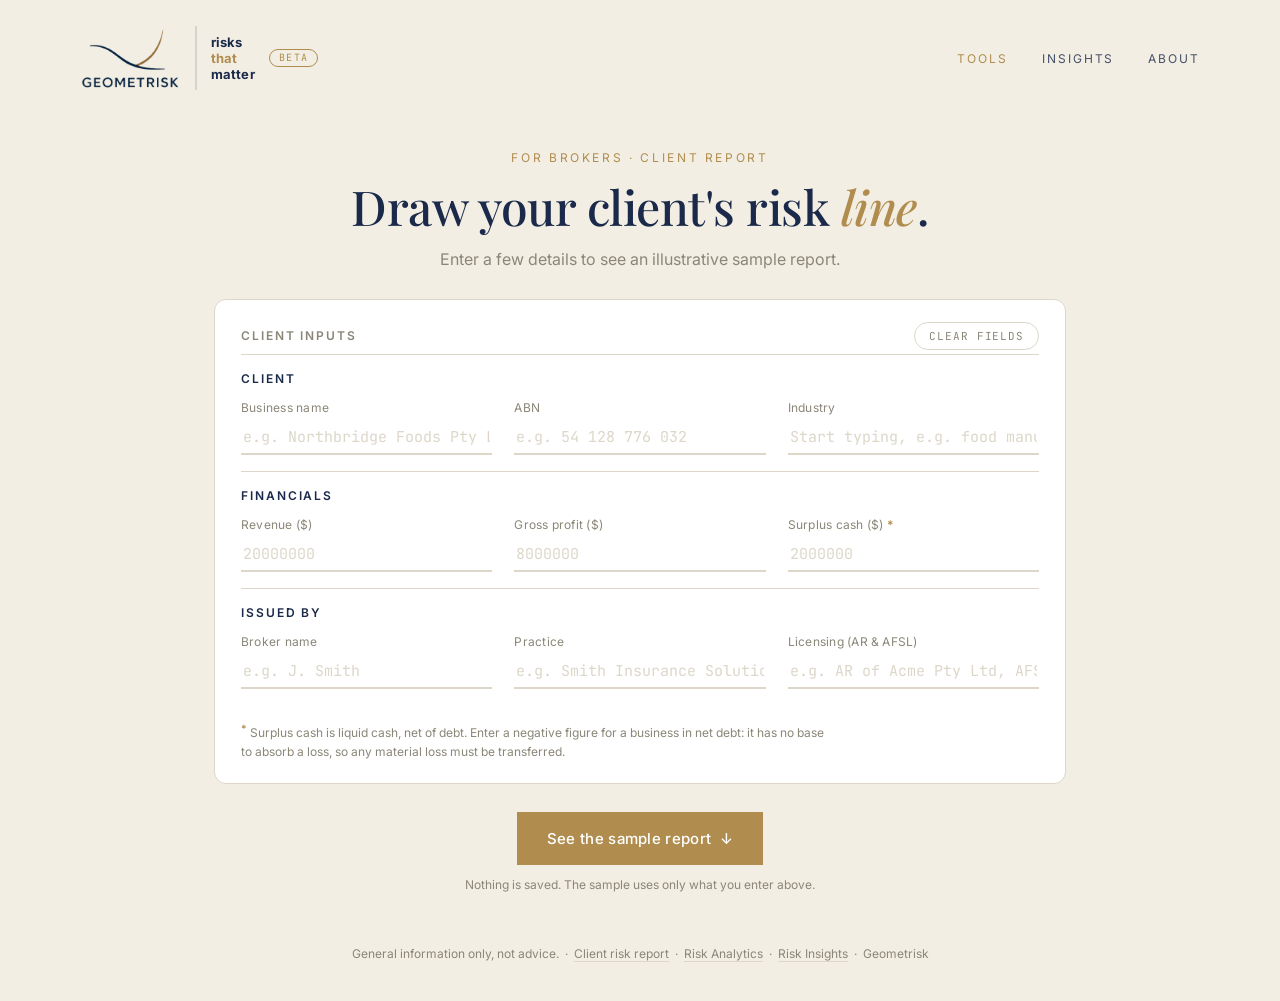
<file: broker-report.html>
<!DOCTYPE html>
<html lang="en-AU">
<head>
<meta charset="UTF-8">
<meta name="viewport" content="width=device-width, initial-scale=1.0">
<title>Client risk report — Geometrisk</title>
<meta name="description" content="Draw a client’s risk line: the largest loss the business can carry, the loss it cannot, and the sales a recovery takes. Issued under your practice’s own name and licence.">
<link rel="icon" type="image/png" href="assets/geometrisk-logo.png">
<link rel="preconnect" href="https://fonts.googleapis.com">
<link rel="preconnect" href="https://fonts.gstatic.com" crossorigin>
<link href="https://fonts.googleapis.com/css2?family=Playfair+Display:ital,wght@0,400;0,500;0,600;0,700;1,500;1,600&family=Inter:wght@400;500;600;700&family=JetBrains+Mono:wght@400;500&display=swap" rel="stylesheet">
<link rel="stylesheet" href="assets/site.css">
<style>
  :root{ --serif:'Playfair Display',Georgia,serif; --mono:'JetBrains Mono',ui-monospace,monospace;
         --carry:var(--navy); --cannot:var(--cream-2); --tint:rgba(176,141,79,.10); }
  body{min-height:100vh;display:flex;flex-direction:column;background:var(--cream-2)}

  /* ---------- workflow chrome ---------- */
  .work{flex:1;width:100%;max-width:900px;margin:0 auto;padding:8px 24px 10px}
  .intro{margin:26px 0 10px;text-align:center}
  .intro .eyebrow{font-size:12px;letter-spacing:.22em;text-transform:uppercase;color:var(--gold);margin-bottom:16px}
  .intro h1{font-family:var(--serif);font-weight:500;font-size:clamp(30px,4.4vw,48px);line-height:1.05;
            letter-spacing:-.01em;color:var(--navy)}
  .intro h1 em{font-style:italic;color:var(--gold)}
  .intro p{color:var(--muted);font-size:16px;line-height:1.6;max-width:60ch;margin:16px auto 0}

  .inpanel{background:#fff;border:1px solid var(--line-grey);border-radius:12px;
           padding:6px 26px 22px;margin:26px 0 4px}
  .panelhead{display:flex;align-items:center;justify-content:space-between;
             padding:16px 0 4px}
  .panelhead .pt{font-size:12px;letter-spacing:.16em;text-transform:uppercase;color:var(--muted);font-weight:600}
  .clearbtn{background:none;border:1px solid var(--line-grey);border-radius:20px;
            font-family:var(--mono);font-size:11px;letter-spacing:.08em;text-transform:uppercase;
            color:var(--muted);padding:6px 14px;cursor:pointer;transition:all .18s}
  .clearbtn:hover{border-color:var(--navy);color:var(--navy)}
  .ingroup{padding:16px 0;border-top:1px solid var(--line-grey)}
  .gh{font-size:12px;letter-spacing:.16em;text-transform:uppercase;color:var(--navy);font-weight:600;margin-bottom:4px}
  .fgrid{display:grid;grid-template-columns:repeat(3,1fr);gap:16px 22px;margin-top:14px}
  .fld{display:flex;flex-direction:column;gap:6px}
  .fld label{font-size:12px;letter-spacing:.02em;color:var(--muted)}
  .fld label .ast{color:var(--gold);text-decoration:none;font-weight:600}
  .fld input{font-family:var(--mono);font-size:15px;color:var(--navy);background:none;
             border:none;border-bottom:2px solid var(--line-grey);padding:6px 2px;transition:border-color .2s}
  .fld input:focus{outline:none;border-color:var(--gold)}
  .fld input::placeholder{color:var(--line-grey)}
  .formnote{font-size:12px;color:var(--muted);line-height:1.55;margin-top:16px;max-width:74ch}
  .formnote sup{color:var(--gold);font-weight:700}

  /* industry autocomplete */
  .ac{position:relative}
  .aclist{position:absolute;left:0;right:0;top:100%;background:#fff;border:1px solid var(--line-grey);
          border-radius:0 0 8px 8px;max-height:260px;overflow-y:auto;z-index:30;display:none;box-shadow:0 12px 30px rgba(27,42,74,.12)}
  .aclist.show{display:block}
  .acitem{padding:11px 14px;cursor:pointer;font-size:14px;color:var(--navy);border-bottom:1px solid var(--cream-2);
          display:flex;justify-content:space-between;gap:12px}
  .acitem:last-child{border-bottom:none}
  .acitem:hover,.acitem.sel{background:var(--cream-2)}
  .acitem .code{font-family:var(--mono);font-size:11px;color:var(--muted);white-space:nowrap}

  /* page-level disclosure (not in the printed report) */
  .disclose{background:var(--cream);border:1px dashed var(--line-grey);border-radius:12px;
            padding:20px 24px;margin:18px 0 4px}
  .disclose h3{font-family:var(--serif);font-weight:600;font-size:19px;color:var(--navy);margin-bottom:8px}
  .disclose p{font-size:14px;line-height:1.6;color:var(--muted);max-width:74ch}
  .disclose p + p{margin-top:10px}
  .disclose b{color:var(--navy);font-weight:600}

  .dl{width:100%;max-width:900px;margin:0 auto;padding:20px 24px 46px;text-align:center}
  .disc{margin:16px auto 0;max-width:64ch;font-size:12.5px;line-height:1.55;color:var(--muted)}
  .disc b{color:var(--navy);font-weight:600}
  .previewcap{text-align:center;font-size:12px;letter-spacing:.18em;text-transform:uppercase;color:var(--muted);margin:16px 0 0}
  .genrow{text-align:center;padding:24px 0 4px}
  .genhint{font-size:12px;color:var(--muted);margin-top:12px}

  /* ---------- the A4 report ---------- */
  .page{width:210mm;min-height:297mm;margin:14px auto 8px;background:#fff;
        padding:16mm 15mm;box-shadow:0 10px 40px rgba(27,42,74,.16);position:relative}
  .page::after{content:"";position:absolute;left:0;top:0;bottom:0;width:5mm;background:var(--navy)}

  .page header{display:flex;justify-content:space-between;align-items:flex-start;
               border-bottom:2px solid var(--navy);padding-bottom:12px}
  .page .brand{display:flex;flex-direction:column;gap:5px}
  .page .brand img{height:38px;width:auto;display:block}
  .page .brand .sub{font-family:var(--mono);font-size:9px;letter-spacing:.18em;text-transform:uppercase;color:var(--muted)}
  .page .doc{text-align:right}
  .page .doc .title{font-family:var(--serif);font-size:22px;color:var(--navy);font-weight:600}
  .page .doc .date{font-family:var(--mono);font-size:11px;color:var(--muted);margin-top:3px}

  .page .parties{display:flex;justify-content:space-between;gap:24px;margin:13px 0 4px;font-size:12.5px;color:var(--navy)}
  .page .parties .k{font-family:var(--mono);font-size:9px;letter-spacing:.12em;text-transform:uppercase;
                    color:var(--muted);display:block;margin-bottom:3px}
  .page .parties b{font-weight:600;color:var(--navy)}
  .page .parties .mono{font-family:var(--mono);font-size:9px;color:var(--muted)}

  .page .fin{display:grid;grid-template-columns:repeat(4,1fr);margin:14px 0;
             border:1px solid var(--line-grey);border-radius:6px;overflow:hidden}
  .page .fin div{padding:9px 12px;border-right:1px solid var(--line-grey)}
  .page .fin div:last-child{border-right:none}
  .page .fin .lbl{font-family:var(--mono);font-size:9px;letter-spacing:.08em;text-transform:uppercase;color:var(--muted)}
  .page .fin .val{font-family:var(--serif);font-size:19px;color:var(--navy);margin-top:4px}
  .page .fin .val small{font-family:'Inter';font-size:11px;color:var(--muted)}

  /* two emphasised numbers */
  .page .twonum{display:grid;grid-template-columns:1fr 1fr;gap:20px;margin:16px 0 2px}
  .page .nblock .cap{font-family:var(--mono);font-size:9.5px;letter-spacing:.08em;text-transform:uppercase;
                     color:var(--muted);margin-bottom:6px;line-height:1.4;min-height:24px}
  .page .nblock .fig{font-family:var(--serif);font-size:36px;color:var(--navy);font-weight:700;line-height:1}
  .page .nblock .fig small{font-family:'Inter';font-size:13px;color:var(--muted);font-weight:400}
  .page .nblock.b .fig{color:var(--gold)}

  .page .bar-wrap{margin-top:16px}
  .page .bartitle{font-family:var(--mono);font-size:9px;letter-spacing:.1em;text-transform:uppercase;color:var(--muted);margin-bottom:8px}
  .page .bar{position:relative;height:52px;display:flex;border-radius:4px;overflow:visible}
  .page .seg-carry{background:var(--carry)}
  .page .seg-cannot{background:var(--cannot);background-image:repeating-linear-gradient(135deg,transparent,transparent 7px,rgba(27,42,74,.10) 7px,rgba(27,42,74,.10) 8px)}
  .page .seg{position:relative}
  .page .seg .tag{position:absolute;bottom:7px;left:10px;font-family:var(--mono);font-size:10px}
  .page .seg-carry .tag{color:#fff}
  .page .seg-cannot .tag{color:var(--navy)}
  .page .lineMark{position:absolute;top:-8px;bottom:-8px;width:2px;background:var(--gold)}
  .page .lineMark .flag{position:absolute;top:-19px;left:50%;transform:translateX(-50%);white-space:nowrap;
                        font-family:var(--mono);font-size:9px;letter-spacing:.08em;text-transform:uppercase;
                        color:var(--gold);font-weight:500}
  .page .axis{display:flex;justify-content:space-between;margin-top:9px;font-family:var(--mono);font-size:9px;color:var(--muted)}

  /* recovery chart */
  .page .recov{margin:20px 0 0;border-top:1px solid var(--line-grey);padding-top:14px}
  .page .recov .rtitle{font-family:var(--mono);font-size:9px;letter-spacing:.1em;text-transform:uppercase;color:var(--muted)}
  .page .recov .rhead{font-size:13.5px;color:var(--navy);margin:5px 0 8px}
  .page .recov .rhead b{color:var(--gold);font-weight:700}
  .page #recovChart{width:100%;height:auto;display:block}
  .page #recovChart text{font-family:var(--mono);fill:var(--muted);font-size:11px}
  .page #recovChart .axlab{font-size:10px}
  .page #recovChart .val{fill:var(--navy);font-weight:500}
  .page #recovChart .goldlab{fill:var(--gold);font-weight:500}
  .page .recov .rcap{font-size:11px;color:var(--muted);line-height:1.5;margin-top:8px}

  .page .method{margin-top:16px;font-size:9.6px;line-height:1.5;color:var(--muted);border-top:1px solid var(--line-grey);padding-top:9px}
  .page .method b{color:var(--navy)}
  .page footer{margin-top:12px;font-size:9.4px;color:var(--muted);line-height:1.5}
  .page footer .lic{font-family:var(--mono);font-size:8.5px;color:var(--navy)}

  @media (max-width:820px){
    .fgrid{grid-template-columns:1fr 1fr}
    .page{width:100%;min-height:0;padding:22px 18px;margin:14px auto}
    .page::after{width:4px}
    .page .fin{grid-template-columns:1fr 1fr}
    .page .twonum{grid-template-columns:1fr;gap:14px}
    .page .nblock .fig{font-size:30px}
  }
  @media print{
    html,body{background:#fff}
    header.site,footer.site,.work,.dl,.previewcap{display:none !important}
    .page{margin:0;box-shadow:none;width:auto;min-height:auto;padding:0}
    @page{size:A4;margin:12mm}
  }
</style>
</head>
<body>

<header class="site">
  <a class="brand" href="index.html">
    <img class="logoimg" src="assets/geometrisk-logo.png" alt="Geometrisk">
    <span class="divider"></span>
    <span class="tagline">risks<br><span class="g">that</span><br>matter</span>
    <span class="beta" style="font-family:var(--mono),ui-monospace,monospace;font-size:10px;letter-spacing:.14em;text-transform:uppercase;color:var(--gold);border:1px solid var(--gold);border-radius:100px;padding:3px 9px;line-height:1;white-space:nowrap;align-self:center">Beta</span>
  </a>
  <nav>
    <a href="index.html#tools" class="on">Tools</a>
    <a href="methodology.html">Insights</a>
    <a href="about.html">About</a>
  </nav>
</header>

<!-- WORKFLOW -->
<div class="work">
  <div class="intro">
    <div class="eyebrow">For brokers · client report</div>
    <h1>Draw your client's risk <em>line</em>.</h1>
    <p>Enter a few details to see an illustrative sample report.</p>
  </div>

  <div class="inpanel">
    <div class="panelhead">
      <span class="pt">Client inputs</span>
      <button class="clearbtn" type="button" id="clearBtn">Clear fields</button>
    </div>

    <div class="ingroup">
      <div class="gh">Client</div>
      <div class="fgrid">
        <div class="fld"><label>Business name</label><input id="i_name" placeholder="e.g. Northbridge Foods Pty Ltd"></div>
        <div class="fld"><label>ABN</label><input id="i_abn" placeholder="e.g. 54 128 776 032"></div>
        <div class="fld ac">
          <label>Industry</label>
          <input id="i_ind" autocomplete="off" placeholder="Start typing, e.g. food manufacturing">
          <div class="aclist" id="aclist"></div>
        </div>
      </div>
    </div>

    <div class="ingroup">
      <div class="gh">Financials</div>
      <div class="fgrid">
        <div class="fld"><label>Revenue ($)</label><input id="i_rev" type="number" placeholder="20000000"></div>
        <div class="fld"><label>Gross profit ($)</label><input id="i_gp" type="number" placeholder="8000000"></div>
        <div class="fld"><label>Surplus cash ($) <a href="#cashnote" class="ast">*</a></label><input id="i_cash" type="number" placeholder="2000000"></div>
      </div>
    </div>

    <div class="ingroup">
      <div class="gh">Issued by</div>
      <div class="fgrid">
        <div class="fld"><label>Broker name</label><input id="i_broker" placeholder="e.g. J. Smith"></div>
        <div class="fld"><label>Practice</label><input id="i_prac" placeholder="e.g. Smith Insurance Solutions"></div>
        <div class="fld"><label>Licensing (AR &amp; AFSL)</label><input id="i_afsl" placeholder="e.g. AR of Acme Pty Ltd, AFSL 123456"></div>
      </div>
    </div>

    <p class="formnote" id="cashnote"><sup>*</sup> Surplus cash is liquid cash, net of debt. Enter a negative figure for a business in net debt: it has no base to absorb a loss, so any material loss must be transferred.</p>
  </div>

  <div class="genrow">
    <button class="btn gold" type="button" id="genBtn">See the sample report &nbsp;&darr;</button>
    <p class="genhint">Nothing is saved. The sample uses only what you enter above.</p>
  </div>
</div>

<!-- THE A4 REPORT (revealed on click) -->
<div id="reportZone" hidden>
<p class="previewcap">This is what your client sees</p>
<div class="page" id="page">
  <header>
    <div class="brand">
      <img src="assets/geometrisk-logo.png" alt="Geometrisk">
      <div class="sub">Risk Intelligence</div>
    </div>
    <div class="doc">
      <div class="title">Risk Line Report</div>
      <div class="date" id="o_date"></div>
    </div>
  </header>

  <div class="parties">
    <div>
      <span class="k">Prepared for</span>
      <b id="o_name"></b><br>
      <span class="mono" id="o_abn"></span> &nbsp;·&nbsp; <span id="o_ind" style="color:var(--muted)"></span>
    </div>
    <div style="text-align:right">
      <span class="k">Prepared by</span>
      <b id="o_broker"></b><span id="o_pracsep"></span><span id="o_prac"></span><br>
      <span class="mono" id="o_afsl"></span>
    </div>
  </div>

  <div class="fin">
    <div><div class="lbl">Revenue</div><div class="val" id="o_rev"></div></div>
    <div><div class="lbl">Gross profit</div><div class="val" id="o_gp"></div></div>
    <div><div class="lbl">Gross margin (derived)</div><div class="val" id="o_gm"></div></div>
    <div><div class="lbl" id="o_cashlbl">Surplus cash</div><div class="val" id="o_cash"></div></div>
  </div>

  <div class="twonum">
    <div class="nblock a">
      <div class="cap">The line — the largest loss it can carry without risking the business</div>
      <div class="fig" id="o_line">—</div>
    </div>
    <div class="nblock b">
      <div class="cap">Extra sales to recover a loss at the line</div>
      <div class="fig" id="o_recov">—</div>
    </div>
  </div>

  <div class="bar-wrap">
    <div class="bartitle">Loss-tolerance capacity</div>
    <div class="bar" id="o_bar">
      <div class="seg seg-carry" id="o_seg_carry"><span class="tag">Losses it can carry</span></div>
      <div class="seg seg-cannot" id="o_seg_cannot"><span class="tag">Losses it cannot carry</span></div>
      <div class="lineMark" id="o_mark"><span class="flag">the line</span></div>
    </div>
    <div class="axis"><span>$0</span><span id="o_axmid"></span><span id="o_axend"></span></div>
  </div>

  <div class="recov">
    <div class="rtitle">Recovering a loss — the extra sales it takes</div>
    <div class="rhead" id="o_rhead">—</div>
    <svg id="recovChart" viewBox="0 0 640 210" preserveAspectRatio="xMidYMid meet" role="img" aria-label="Extra sales required to recover a loss"></svg>
    <div class="rcap" id="o_rcap"></div>
  </div>

  <div class="method">
    <b>Method.</b> The base is liquid surplus cash only. Property and equipment are excluded, because the event that destroys them is often the same event you would need them to absorb. The line sits at cash &times; (1 &minus; 1/e), the loss at which the felt cost reaches one natural unit (Bernoulli, 1738); above it, a loss cannot be carried without risking the business. Recovering any loss takes extra sales of L / gross margin, a floor that sits before tax and fixed costs. No probability and no time horizon are assumed.
  </div>

  <footer>
    Analysis by Geometrisk. Any advice is issued by the named practice under its own licence. Prepared for the named business on the figures it provided; general information only, based on those figures. It is not a recommendation to buy or decline any specific policy. Speak with your broker before making cover decisions.<br>
    <span class="lic" id="o_lic"></span>
  </footer>
</div>

<!-- DOWNLOAD + DISCLOSURE -->
<div class="dl">
  <button class="btn" type="button" onclick="window.print()">Download report &nbsp;&darr;</button>
  <p class="disc"><b>This is risk intelligence, not financial advice.</b> Illustration only — each business has a different capital structure and financial position that affects the calculations.</p>
</div>
</div><!-- /reportZone -->

<footer class="site">
  General information only, not advice. &nbsp;·&nbsp; <a href="broker-report.html">Client risk report</a> &nbsp;·&nbsp; <a href="find-your-line.html">Risk Analytics</a> &nbsp;·&nbsp; <a href="methodology.html">Risk Insights</a> &nbsp;·&nbsp; Geometrisk
</footer>

<script>
const AUD0 = new Intl.NumberFormat('en-AU',{style:'currency',currency:'AUD',maximumFractionDigits:0});
const money = v => AUD0.format(Math.round(v/1000)*1000);
const pct = v => (v*100).toFixed(0)+'%';
const $ = id => document.getElementById(id);

/* ---- industry lookup: same data as the customer journey ---- */
let DATA = [];
let picked = null;             // {label, anzsic, division} when chosen from the list
fetch('data/industry_losses.json',{cache:'no-store'})
  .then(r=>r.ok?r.json():null).then(d=>{ if(d&&d.length) DATA=d; }).catch(()=>{});
const fold = s => s.normalize('NFD').replace(/[̀-ͯ]/g,'').toLowerCase();

let acMatches=[], acIdx=-1;
function acFilter(){
  const q = fold($('i_ind').value.trim());
  const list = $('aclist');
  picked = null;               // typing clears any prior pick
  if(!q || !DATA.length){ list.classList.remove('show'); list.innerHTML=''; return; }
  const starts=[], incl=[];
  DATA.forEach(d=>{
    if(d.id==='other') return;
    const hay = fold(d.label+' '+(d.keywords||''));
    if(fold(d.label).indexOf(q)===0) starts.push(d);
    else if(hay.indexOf(q)>-1) incl.push(d);
  });
  acMatches = starts.concat(incl).slice(0,8);
  acIdx=-1; list.innerHTML='';
  if(!acMatches.length){ list.classList.remove('show'); return; }
  acMatches.forEach((d,i)=>{
    const el=document.createElement('div');
    el.className='acitem';
    el.innerHTML='<span>'+d.label+'</span>'+(d.anzsic?'<span class="code">'+d.anzsic+'</span>':'');
    el.onclick=()=>acPick(i);
    list.appendChild(el);
  });
  list.classList.add('show');
}
function acKey(e){
  const list=$('aclist');
  if(!list.classList.contains('show')) return;
  const items=list.querySelectorAll('.acitem');
  if(e.key==='ArrowDown'){ acIdx=Math.min(acMatches.length-1,acIdx+1); e.preventDefault(); }
  else if(e.key==='ArrowUp'){ acIdx=Math.max(0,acIdx-1); e.preventDefault(); }
  else if(e.key==='Enter'){ if(acIdx>-1){ acPick(acIdx); e.preventDefault(); } return; }
  else return;
  items.forEach((it,i)=>it.classList.toggle('sel',i===acIdx));
}
function acPick(i){
  const d=acMatches[i]; if(!d) return;
  picked = d;
  $('i_ind').value=d.label;
  $('aclist').classList.remove('show');
  render();
}
$('i_ind').addEventListener('input',acFilter);
$('i_ind').addEventListener('keydown',acKey);
document.addEventListener('click',e=>{ if(!e.target.closest('.ac')) $('aclist').classList.remove('show'); });

/* ---- read + compute (line and recovery only; no probability) ---- */
function read(){
  return {
    name:$('i_name').value, abn:$('i_abn').value, indText:$('i_ind').value,
    broker:$('i_broker').value, prac:$('i_prac').value, afsl:$('i_afsl').value,
    revenue:+$('i_rev').value, grossProfit:+$('i_gp').value,
    cashRaw:$('i_cash').value, cash:+$('i_cash').value
  };
}
function compute(d){
  const W = Math.max(d.cash,0);
  const netDebt = d.cash < 0;
  const cashEntered = d.cashRaw.trim() !== '';
  const margin = d.revenue>0 ? d.grossProfit/d.revenue : 0;
  const line = W>0 ? W*(1-1/Math.E) : 0;
  const recovSales = (line>0 && margin>0) ? line/margin : null;
  return {W,netDebt,cashEntered,margin,line,recovSales};
}

/* ---- recovery chart ---- */
function drawChart(line, margin){
  const svg = $('recovChart');
  if(!(line>0 && margin>0)){ svg.innerHTML=''; return; }
  const L=54, R=470, T=24, B=168;                 // plot box; right gutter for the end label
  const sales = line/margin;
  const per = 1/margin;
  // linear: (0,0) -> (line, sales). Endpoint at (R,T).
  const parts = [];
  parts.push('<line x1="'+L+'" y1="'+B+'" x2="'+R+'" y2="'+B+'" stroke="#DCD7C9" stroke-width="1"/>');
  parts.push('<line x1="'+L+'" y1="'+B+'" x2="'+L+'" y2="'+T+'" stroke="#DCD7C9" stroke-width="1"/>');
  // midpoint guide
  const mx=(L+R)/2, my=(B+T)/2;
  parts.push('<line x1="'+mx+'" y1="'+B+'" x2="'+mx+'" y2="'+my+'" stroke="#ECE7DA" stroke-width="1" stroke-dasharray="2 3"/>');
  parts.push('<line x1="'+L+'" y1="'+my+'" x2="'+mx+'" y2="'+my+'" stroke="#ECE7DA" stroke-width="1" stroke-dasharray="2 3"/>');
  // area + line
  parts.push('<path d="M'+L+' '+B+' L'+R+' '+T+' L'+R+' '+B+' Z" fill="rgba(176,141,79,.10)"/>');
  parts.push('<path d="M'+L+' '+B+' L'+R+' '+T+'" fill="none" stroke="#1B2A4A" stroke-width="2.5"/>');
  // endpoint marker
  parts.push('<circle cx="'+R+'" cy="'+T+'" r="4.5" fill="#B08D4F"/>');
  parts.push('<text class="goldlab" x="'+(R+10)+'" y="'+(T-2)+'">'+money(sales)+'</text>');
  parts.push('<text x="'+(R+10)+'" y="'+(T+12)+'" style="font-size:9px">in extra sales</text>');
  // axis labels
  parts.push('<text class="axlab" x="'+L+'" y="'+(B+16)+'">$0</text>');
  parts.push('<text class="axlab val" x="'+R+'" y="'+(B+16)+'" text-anchor="end">'+money(line)+' loss (the line)</text>');
  parts.push('<text class="axlab" x="'+(L-6)+'" y="'+(T+4)+'" text-anchor="end" transform="rotate(-90 '+(L-6)+' '+(T+4)+')" style="opacity:0">.</text>');
  parts.push('<text class="axlab" x="'+(L-4)+'" y="'+(B-2)+'" text-anchor="end">$0</text>');
  svg.innerHTML = parts.join('');
}

function render(){
  const d = read(), r = compute(d);
  $('o_date').textContent = new Date().toLocaleDateString('en-AU',{day:'numeric',month:'long',year:'numeric'});
  $('o_name').textContent = d.name || '—';
  $('o_abn').textContent = d.abn ? 'ABN '+d.abn : '—';
  $('o_ind').textContent = picked ? (picked.label + (picked.anzsic ? ' · ANZSIC '+picked.anzsic : '')) : (d.indText || '—');
  $('o_broker').textContent = d.broker || '—';
  $('o_prac').textContent = d.prac || '';
  $('o_pracsep').textContent = (d.broker && d.prac) ? ', ' : (d.prac ? '' : '');
  $('o_afsl').textContent = d.afsl || '—';
  $('o_lic').textContent = [d.prac, d.afsl].filter(Boolean).join(' · ') || '—';
  $('o_rev').textContent = d.revenue>0 ? money(d.revenue) : '—';
  $('o_gp').textContent = d.grossProfit>0 ? money(d.grossProfit) : '—';
  $('o_gm').textContent = d.revenue>0 ? pct(r.margin) : '—';

  if(r.netDebt){ $('o_cashlbl').textContent='Net debt'; $('o_cash').innerHTML = money(Math.abs(d.cash))+' <small>net debt</small>'; }
  else if(r.cashEntered){ $('o_cashlbl').textContent='Surplus cash'; $('o_cash').innerHTML = money(d.cash)+' <small>liquid</small>'; }
  else { $('o_cashlbl').textContent='Surplus cash'; $('o_cash').textContent='—'; }

  // hero bar + the line
  if(r.netDebt){
    $('o_line').innerHTML = '$0 <small>no self-absorption base</small>';
    $('o_seg_carry').style.flex='0.001'; $('o_seg_cannot').style.flex='1';
    $('o_mark').style.display='none';
    $('o_axmid').textContent=''; $('o_axend').textContent='every material loss';
  } else if(r.line>0){
    $('o_line').innerHTML = money(r.line)+' <small>of '+money(r.W)+' surplus cash</small>';
    const f = r.line/r.W;
    $('o_seg_carry').style.flex=f; $('o_seg_cannot').style.flex=(1-f);
    $('o_mark').style.display=''; $('o_mark').style.left=(f*100)+'%';
    $('o_axmid').textContent = money(r.line)+' · the line';
    $('o_axend').textContent = money(r.W)+' · buffer exhausted';
  } else {
    $('o_line').textContent = '—';
    $('o_seg_carry').style.flex='0.632'; $('o_seg_cannot').style.flex='0.368';
    $('o_mark').style.display='none';
    $('o_axmid').textContent=''; $('o_axend').textContent='';
  }

  // recovery number + chart
  if(r.recovSales){
    $('o_recov').innerHTML = money(r.recovSales);
    $('o_rhead').innerHTML = 'A loss at the line takes about <b>'+money(r.recovSales)+'</b> in extra sales to earn back — every $1 lost needs about $'+(1/r.margin).toFixed(2).replace(/\.00$/,'')+' of new sales.';
    $('o_rcap').textContent = 'Before tax and fixed costs, so a floor. Read any loss on the axis against the sales it would take to rebuild.';
    drawChart(r.line, r.margin);
  } else {
    $('o_recov').textContent = '—';
    $('o_rhead').textContent = r.netDebt ? 'With no surplus cash, any material loss must be transferred; there is no base to rebuild from.' : 'Enter revenue, gross profit and surplus cash to draw the recovery.';
    $('o_rcap').textContent = '';
    drawChart(0,0);
  }
}

function clearFields(){
  ['i_name','i_abn','i_ind','i_rev','i_gp','i_cash','i_broker','i_prac'].forEach(id=>$(id).value='');
  picked=null; $('aclist').classList.remove('show');
  render();
}
$('clearBtn').addEventListener('click',clearFields);
$('genBtn').addEventListener('click',function(){
  const z=$('reportZone');
  z.hidden=false;
  z.scrollIntoView({behavior:'smooth',block:'start'});
});
document.querySelectorAll('.inpanel input').forEach(el=>el.addEventListener('input',render));
render();
</script>
</body>
</html>
</file>
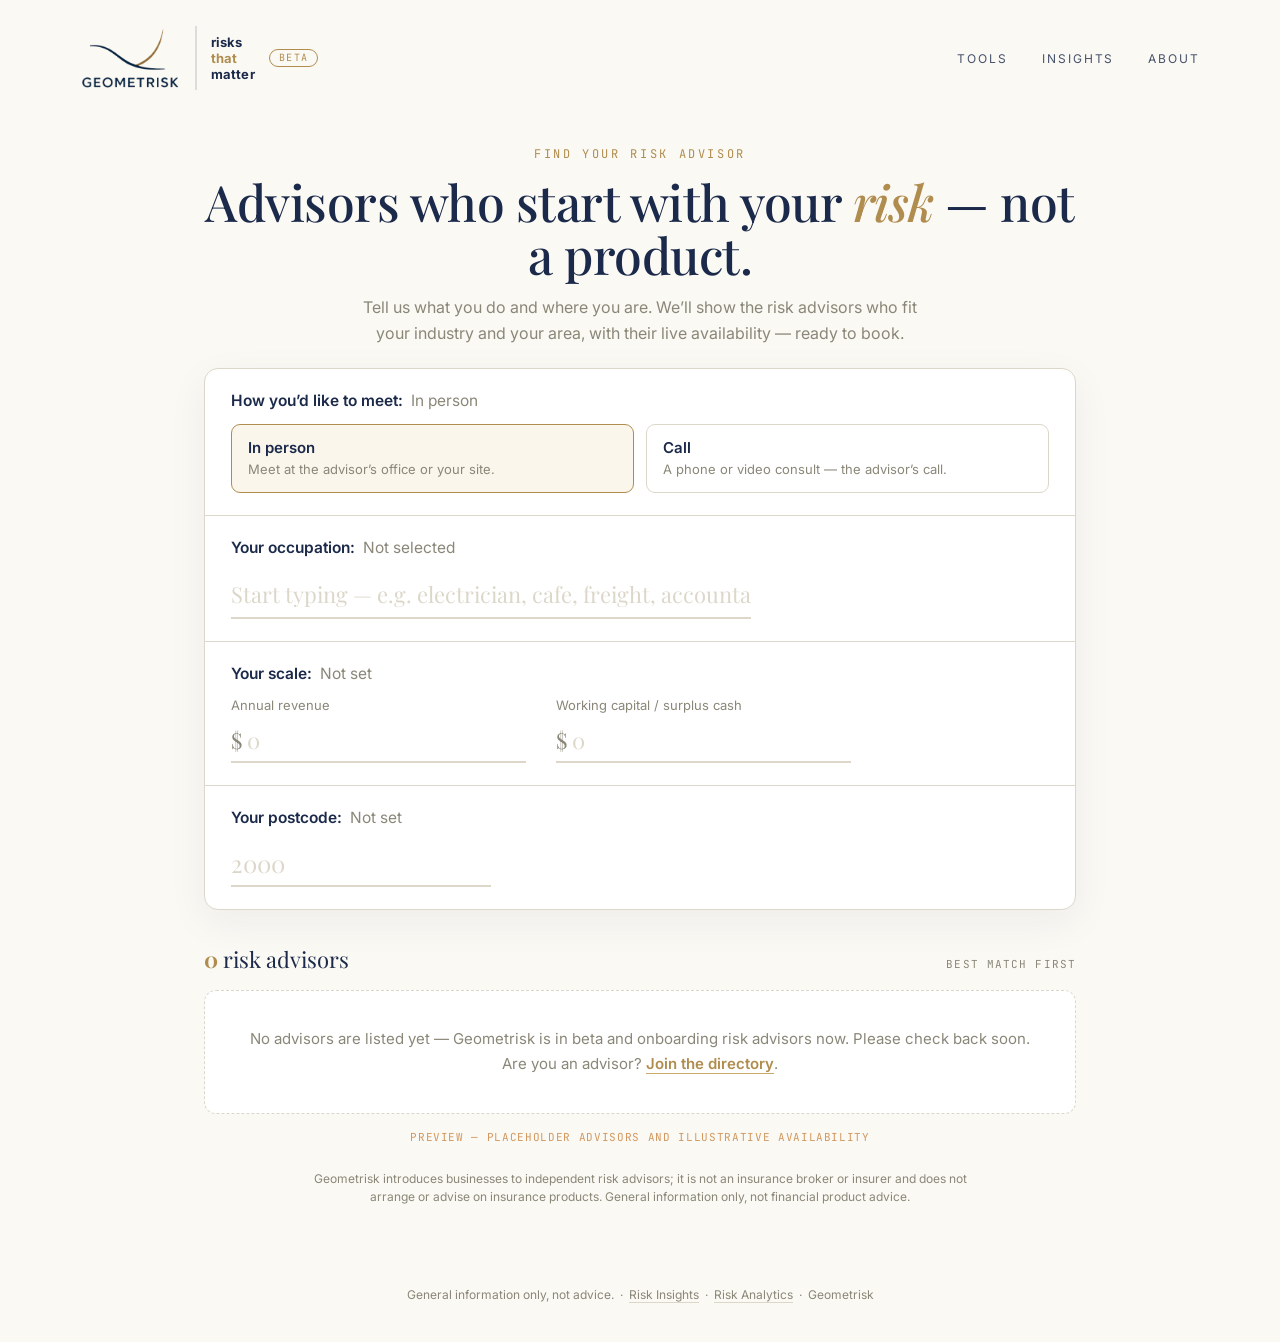
<file: find-advisor.html>
<!DOCTYPE html>
<html lang="en-AU">
<head>
<meta charset="UTF-8">
<meta name="robots" content="noindex, nofollow">
<meta name="viewport" content="width=device-width, initial-scale=1.0">
<title>Find your risk advisor — Geometrisk</title>
<meta name="description" content="Tell us what you do and where you are. See the risk advisors who fit your industry and your area — with live availability, ready to book. General information only.">
<link rel="icon" type="image/png" href="assets/geometrisk-logo.png">
<link rel="preconnect" href="https://fonts.googleapis.com">
<link rel="preconnect" href="https://fonts.gstatic.com" crossorigin>
<link href="https://fonts.googleapis.com/css2?family=Playfair+Display:ital,wght@0,400;0,500;0,600;1,500;1,600&family=Inter:wght@400;500;600;700&family=JetBrains+Mono:wght@400;500&display=swap" rel="stylesheet">
<link rel="stylesheet" href="assets/site.css">
<style>
  :root{ --serif:'Playfair Display',Georgia,serif; --mono:'JetBrains Mono',ui-monospace,monospace; }
  body{min-height:100vh;display:flex;flex-direction:column}
  main{flex:1;width:100%;max-width:920px;margin:0 auto;padding:6px 24px 40px}

  .intro{text-align:center;margin:24px 0 22px}
  .intro .eyebrow{font-family:var(--mono);font-size:12px;letter-spacing:.22em;text-transform:uppercase;color:var(--gold);margin-bottom:14px}
  .intro h1{font-family:var(--serif);font-weight:500;font-size:clamp(30px,4.6vw,50px);line-height:1.05;letter-spacing:-.01em;color:var(--navy)}
  .intro h1 em{font-style:italic;color:var(--gold)}
  .intro .sub{color:var(--muted);font-size:16px;line-height:1.6;max-width:56ch;margin:14px auto 0}

  /* ---------- booking panel ---------- */
  .panel{background:#fff;border:1px solid var(--line-grey);border-radius:14px;overflow:hidden;
         box-shadow:0 12px 40px rgba(27,42,74,.06)}
  .bsec{padding:22px 26px;border-top:1px solid var(--line-grey)}
  .bsec:first-child{border-top:none}
  .blabel{display:flex;align-items:baseline;flex-wrap:wrap;gap:8px;margin-bottom:14px}
  .blabel .k{font-size:15.5px;color:var(--navy);font-weight:600}
  .blabel .v{font-size:15.5px;color:var(--muted)}
  .blabel .v.set{color:var(--gold);font-weight:600}

  .opts{display:grid;gap:12px}
  .opts.two{grid-template-columns:1fr 1fr}
  .opts.four{grid-template-columns:repeat(4,1fr)}
  .opts.wrap{grid-template-columns:repeat(auto-fill,minmax(158px,1fr))}
  .opt{border:1.5px solid var(--line-grey);border-radius:9px;background:#fff;padding:14px 16px;cursor:pointer;
       text-align:left;font-family:'Inter',sans-serif;transition:border-color .15s,background .15s;display:flex;flex-direction:column;gap:3px}
  .opt:hover{border-color:var(--navy-soft)}
  .opt.sel{border-color:var(--gold);background:#FBF6EC}
  .opt .t{font-size:15px;color:var(--navy);font-weight:600;line-height:1.2}
  .opt .d{font-size:13px;color:var(--muted);line-height:1.4}
  .opt.showall{align-items:center;justify-content:center;text-align:center;color:var(--amber);font-weight:600;border-style:dashed}
  .opt.showall:hover{border-color:var(--amber)}

  .pcode{display:flex;align-items:center;gap:12px;max-width:260px;border-bottom:2px solid var(--line-grey);transition:border-color .2s}
  .pcode:focus-within{border-color:var(--gold)}
  .pcode input{border:none;background:none;outline:none;font-family:var(--serif);font-size:24px;color:var(--navy);width:100%;padding:6px 0;letter-spacing:.08em}
  .pcode input::placeholder{color:var(--line-grey);letter-spacing:0}

  /* ---------- occupation typeahead ---------- */
  .ac{position:relative;max-width:520px}
  .ac input{width:100%;border:none;border-bottom:2px solid var(--line-grey);background:none;outline:none;
            font-family:var(--serif);font-size:22px;color:var(--navy);padding:8px 0;transition:border-color .2s}
  .ac input:focus{border-color:var(--gold)}
  .ac input::placeholder{color:var(--line-grey)}
  .aclist{position:absolute;left:0;right:0;top:100%;background:#fff;border:1px solid var(--line-grey);border-top:none;
          max-height:288px;overflow-y:auto;z-index:20;display:none;box-shadow:0 14px 30px rgba(27,42,74,.14)}
  .aclist.show{display:block}
  .acitem{padding:11px 14px;cursor:pointer;font-size:14px;color:var(--navy);border-bottom:1px solid var(--cream-2);
          display:flex;justify-content:space-between;gap:12px;align-items:center}
  .acitem:last-child{border-bottom:none}
  .acitem:hover,.acitem.sel{background:var(--cream-2)}
  .acitem .code{font-family:var(--mono);font-size:11px;color:var(--muted);white-space:nowrap}

  /* ---------- scale money fields ---------- */
  .srow{display:grid;grid-template-columns:1fr 1fr;gap:20px 30px;max-width:620px}
  .fld{display:flex;flex-direction:column;gap:6px}
  .fld label{font-size:13px;color:var(--muted)}
  .money{display:flex;align-items:center;border-bottom:2px solid var(--line-grey);transition:border-color .2s}
  .money:focus-within{border-color:var(--gold)}
  .money span{font-family:var(--serif);font-size:22px;color:var(--muted);padding-right:4px}
  .money input{border:none;background:none;outline:none;font-family:var(--serif);font-size:22px;color:var(--navy);width:100%;padding:6px 0}
  .money input::placeholder{color:var(--line-grey)}
  @media(max-width:560px){ .srow{grid-template-columns:1fr;gap:16px} }

  /* ---------- results ---------- */
  .results{margin-top:34px}
  .rhead{display:flex;align-items:baseline;justify-content:space-between;gap:14px;margin-bottom:16px;flex-wrap:wrap}
  .rhead .rt{font-family:var(--serif);font-size:22px;color:var(--navy)}
  .rhead .rt b{color:var(--gold)}
  .rhead .rsort{font-family:var(--mono);font-size:11px;letter-spacing:.1em;text-transform:uppercase;color:var(--muted)}
  .empty{background:#fff;border:1px dashed var(--line-grey);border-radius:12px;padding:36px 26px;text-align:center;color:var(--muted);font-size:15px;line-height:1.65}
  .empty a{color:var(--gold);font-weight:600;text-decoration:none;border-bottom:1px solid var(--gold-soft)}

  .acard{display:flex;gap:18px;background:#fff;border:1px solid var(--line-grey);border-radius:12px;
         padding:20px 22px;margin-bottom:14px;align-items:flex-start}
  .acard .avatar{flex:none;width:56px;height:56px;border-radius:50%;background:var(--navy);color:var(--gold-soft);
                 display:flex;align-items:center;justify-content:center;font-family:var(--serif);font-size:20px;font-weight:600;
                 overflow:hidden;background-size:cover;background-position:center}
  .acard .info{flex:1;min-width:0}
  .acard .nm{font-size:17px;color:var(--navy);font-weight:600;line-height:1.2}
  .acard .role{font-family:var(--mono);font-size:11px;letter-spacing:.08em;text-transform:uppercase;color:var(--muted);margin-top:3px}
  .chips{display:flex;flex-wrap:wrap;gap:6px;margin:11px 0 10px}
  .chip{font-size:12px;color:var(--navy);background:var(--cream-2);border-radius:100px;padding:4px 11px;line-height:1.3}
  .chip.match{background:#FBF6EC;color:var(--gold);box-shadow:inset 0 0 0 1px var(--gold-soft)}
  .acard .rem{font-size:13px;color:var(--muted);margin-top:9px;display:flex;align-items:center;gap:6px;flex-wrap:wrap}
  .acard .rem .rlab{font-family:var(--mono);font-size:10px;letter-spacing:.06em;text-transform:uppercase}
  .acard .rem b{color:var(--navy);font-weight:600}
  .acard .rem b.nd{color:var(--muted);font-weight:500;font-style:italic}
  .itip{position:relative;display:inline-flex;width:15px;height:15px;border-radius:50%;border:1px solid var(--line-grey);color:var(--muted);font-size:10px;font-style:italic;align-items:center;justify-content:center;cursor:help}
  .itip .tip{position:absolute;bottom:150%;left:0;width:264px;max-width:72vw;background:var(--navy);color:#fff;padding:12px 14px;border-radius:8px;font-family:'Inter',sans-serif;font-size:12px;line-height:1.5;font-style:normal;letter-spacing:0;text-transform:none;box-shadow:0 10px 24px rgba(27,42,74,.28);opacity:0;visibility:hidden;transition:opacity .15s;z-index:40}
  .itip .tip b{color:var(--gold-soft)}
  .itip:hover .tip,.itip:focus .tip{opacity:1;visibility:visible}
  .meta{display:flex;flex-wrap:wrap;gap:6px 18px;font-size:13px;color:var(--muted)}
  .meta .loc b{color:var(--navy);font-weight:600}
  .avail{color:var(--navy)}
  .avail b{color:var(--amber);font-weight:600}
  .acard .act{flex:none;display:flex;flex-direction:column;align-items:flex-end;gap:10px;padding-left:6px}
  .acard .act .book{background:var(--gold);color:#fff;border:none;font-family:'Inter',sans-serif;font-weight:600;font-size:14px;
                    padding:11px 20px;border-radius:7px;cursor:pointer;white-space:nowrap;transition:background .2s}
  .acard .act .book:hover{background:var(--gold-soft)}
  .acard .act .bookcap{font-family:var(--mono);font-size:10px;letter-spacing:.06em;text-transform:uppercase;color:var(--muted)}
  .acard .act .prof{font-family:var(--mono);font-size:11px;letter-spacing:.08em;text-transform:uppercase;color:var(--muted);
                    text-decoration:none;border-bottom:1px solid var(--line-grey);padding-bottom:2px}
  .acard .act .prof:hover{color:var(--navy)}

  .disc{max-width:680px;margin:26px auto 0;font-size:12px;line-height:1.55;color:var(--muted);text-align:center}
  .preview-note{max-width:680px;margin:16px auto 0;font-family:var(--mono);font-size:11px;letter-spacing:.06em;
                text-transform:uppercase;color:var(--amber);text-align:center;opacity:.8}

  @media(max-width:680px){
    .opts.four{grid-template-columns:1fr 1fr}
    .acard{flex-wrap:wrap}
    .acard .act{flex-direction:row;align-items:center;width:100%;justify-content:space-between;padding-left:0;margin-top:6px}
  }
</style>
</head>
<body>

<header class="site">
  <a class="brand" href="index.html">
    <img class="logoimg" src="assets/geometrisk-logo.png" alt="Geometrisk">
    <span class="divider"></span>
    <span class="tagline">risks<br><span class="g">that</span><br>matter</span>
    <span class="beta" style="font-family:var(--mono),ui-monospace,monospace;font-size:10px;letter-spacing:.14em;text-transform:uppercase;color:var(--gold);border:1px solid var(--gold);border-radius:100px;padding:3px 9px;line-height:1;white-space:nowrap;align-self:center">Beta</span>
  </a>
  <nav>
    <a href="index.html#tools">Tools</a>
    <a href="methodology.html">Insights</a>
    <a href="about.html">About</a>
  </nav>
</header>

<main>
  <div class="intro">
    <div class="eyebrow">Find your risk advisor</div>
    <h1>Advisors who start with your <em>risk</em> — not a product.</h1>
    <p class="sub">Tell us what you do and where you are. We&rsquo;ll show the risk advisors who fit your industry and your area, with their live availability — ready to book.</p>
  </div>

  <div class="panel">
    <!-- meeting -->
    <div class="bsec">
      <div class="blabel"><span class="k">How you&rsquo;d like to meet:</span><span class="v" id="v_meet">In person</span></div>
      <div class="opts two" data-group="meet" data-single="1">
        <button class="opt sel" data-val="In person"><span class="t">In person</span><span class="d">Meet at the advisor&rsquo;s office or your site.</span></button>
        <button class="opt" data-val="Call"><span class="t">Call</span><span class="d">A phone or video consult — the advisor&rsquo;s call.</span></button>
      </div>
    </div>

    <!-- occupation -->
    <div class="bsec">
      <div class="blabel"><span class="k">Your occupation:</span><span class="v" id="v_occ">Not selected</span></div>
      <div class="ac">
        <input id="i_occ" autocomplete="off" placeholder="Start typing — e.g. electrician, cafe, freight, accountant">
        <div class="aclist" id="aclist"></div>
      </div>
    </div>

    <!-- scale -->
    <div class="bsec">
      <div class="blabel"><span class="k">Your scale:</span><span class="v" id="v_scale">Not set</span></div>
      <div class="srow">
        <div class="fld"><label>Annual revenue</label>
          <div class="money"><span>$</span><input id="i_rev" inputmode="numeric" placeholder="0"></div></div>
        <div class="fld"><label>Working capital / surplus cash</label>
          <div class="money"><span>$</span><input id="i_cash" inputmode="numeric" placeholder="0"></div></div>
      </div>
    </div>

    <!-- postcode -->
    <div class="bsec">
      <div class="blabel"><span class="k">Your postcode:</span><span class="v" id="v_pc">Not set</span></div>
      <div class="pcode"><input id="i_pc" inputmode="numeric" maxlength="4" placeholder="2000" autocomplete="postal-code"></div>
    </div>
  </div>

  <!-- results -->
  <div class="results">
    <div class="rhead">
      <div class="rt"><b id="rcount">5</b> risk advisors <span id="rnear"></span></div>
      <div class="rsort">Best match first</div>
    </div>
    <div id="rlist"></div>
  </div>

  <p class="preview-note">Preview — placeholder advisors and illustrative availability</p>
  <p class="disc">Geometrisk introduces businesses to independent risk advisors; it is not an insurance broker or insurer and does not arrange or advise on insurance products. General information only, not financial product advice.</p>
</main>

<footer class="site">
  General information only, not advice. &nbsp;·&nbsp; <a href="methodology.html">Risk Insights</a> &nbsp;·&nbsp; <a href="find-your-line.html">Risk Analytics</a> &nbsp;·&nbsp; Geometrisk
</footer>

<script>
  var $ = function(id){ return document.getElementById(id); };
  var state = { meet:'In person', occ:'', anzsic:'', division:'', rev:0, cash:0, pc:'' };
  var kfmt = function(n){ if(n>=1e6) return '$'+(''+(n/1e6).toFixed(1)).replace('.0','')+'m'; if(n>=1000) return '$'+Math.round(n/1000)+'k'; return '$'+Math.round(n); };
  var num = function(v){ return parseInt((v||'').replace(/[^0-9]/g,''),10)||0; };
  var commas = function(n){ return n?n.toLocaleString('en-AU'):''; };

  // ---- advisor directory ----
  // Live advisors come from the Apps Script (JSONP — dodges CORS on a plain GET to
  // script.google.com). If it's slow, blocked, or has no live rows yet, we fall back
  // to the bundled seed file so the finder is never empty.
  var ADVISORS = [];
  var ADVISORS_URL = 'https://script.google.com/macros/s/AKfycbwOXYyrRiR0sVkZjKutfUT8mt9oBs6tpYObOSnmNkwVJpLbWihj2q7dHFdd6WgxJnUq/exec';
  (function loadAdvisors(){
    var settled = false;
    function seed(){
      if(settled) return; settled = true;
      fetch('data/advisors.json',{cache:'no-store'}).then(function(r){ return r.ok?r.json():null; })
        .then(function(d){ if(d && d.length && !ADVISORS.length){ ADVISORS = d.filter(function(a){ return a.status!=='hidden'; }); } render(); })
        .catch(function(){ render(); });
    }
    window.__advisorsCb = function(data){
      if(data && data.length){ settled = true; ADVISORS = data.filter(function(a){ return a.status!=='hidden'; }); render(); }
      else { seed(); }   // reachable but no live advisors yet → show the seed
    };
    var s = document.createElement('script');
    s.src = ADVISORS_URL + '?type=advisors&callback=__advisorsCb&t=' + Date.now();
    s.onerror = seed;
    document.head.appendChild(s);
    setTimeout(seed, 6000);
  })();

  // Client postcode → state, by leading digit (good enough to rank coverage).
  var STATE_BY_DIGIT={ '0':'NT','2':'NSW','3':'VIC','4':'QLD','5':'SA','6':'WA','7':'TAS' };
  function clientState(){ return state.pc ? (STATE_BY_DIGIT[state.pc.charAt(0)]||'') : ''; }

  // Postcode → [lat,lng] centroids (bundled) for real distance between client and advisor.
  var PC = {};
  fetch('data/postcodes.json',{cache:'force-cache'}).then(function(r){ return r.ok?r.json():null; })
    .then(function(d){ if(d){ PC=d; render(); } }).catch(function(){});
  function latlng(pc){ return (pc && PC[pc]) || null; }
  function haversine(a,b){
    var R=6371, dLat=(b[0]-a[0])*Math.PI/180, dLng=(b[1]-a[1])*Math.PI/180;
    var s=Math.sin(dLat/2)*Math.sin(dLat/2)+Math.cos(a[0]*Math.PI/180)*Math.cos(b[0]*Math.PI/180)*Math.sin(dLng/2)*Math.sin(dLng/2);
    return 2*R*Math.asin(Math.sqrt(s));
  }
  function advisorDist(a){ var c=latlng(state.pc), p=latlng(a.postcode); return (c&&p)?haversine(c,p):Infinity; }
  function fmtKm(d){ if(d<1) return '<1 km'; if(d<10) return (Math.round(d*10)/10)+' km'; return Math.round(d)+' km'; }
  function initials(name){ var p=(name||'').trim().split(/\s+/).filter(Boolean);
    return p.length ? (p[0][0]+(p.length>1?p[p.length-1][0]:'')).toUpperCase() : '—'; }

  // Broad industry categories shown on the card, rolled up from the advisors' ANZSIC divisions.
  var CATLABEL = {
    'Construction':'Construction & Trade',
    'Manufacturing':'Manufacturing',
    'Accommodation & Food':'Hospitality',
    'Retail':'Retail & Fashion',
    'Professional Services':'Professional Services',
    'Transport & Logistics':'Transport & Logistics',
    'Health & Care':'Health & Care',
    'Agriculture':'Agriculture',
    'Wholesale & Trade':'Wholesale',
    'Other Services':'Trades & Services'
  };
  function categories(a){
    var seen={}, out=[];
    (a.industries||[]).forEach(function(i){
      var lab = CATLABEL[i.division] || i.division;
      if(lab && !seen[lab]){ seen[lab]=1; out.push({label:lab, division:i.division}); }
    });
    return out;
  }
  var REM_TIP = '<span class="tip"><b>Risk spend</b> — what you pay to transfer risk, including insurance premiums and other risk mitigation expenses incurred from implementing advice.<br><br><b>Risk managed</b> — your total exposure, including risk retained and transferred to insurers.</span>';
  function remLine(r){
    r = r || {};
    var disclosed = r.disclosed!==false && (r.riskSpendPct!=null || r.riskManagedPct!=null);
    if(!disclosed) return '<div class="rem"><span class="rlab">Remuneration</span> · <b class="nd">Not disclosed</b></div>';
    var parts=[];
    if(r.riskSpendPct!=null) parts.push('~'+r.riskSpendPct+'% of risk spend');
    if(r.riskManagedPct!=null) parts.push('~'+r.riskManagedPct+'% of risk managed');
    return '<div class="rem"><span class="rlab">Remuneration</span> <span class="itip" tabindex="0">i'+REM_TIP+'</span> · <b>'+parts.join(' + ')+'</b></div>';
  }

  // Advisor matches the client's occupation when they serve its ANZSIC division.
  function servesDivision(a){ return !!state.division && (a.industries||[]).some(function(i){ return i.division===state.division; }); }
  function coversState(a){ var cs=clientState(); if(!cs) return false;
    var s=a.states||[]; return s.indexOf(cs)>-1 || s.indexOf('AU')>-1; }

  // Availability rank — placeholder until we track advisors' live availability
  // (Option 1 only deep-links today, so there's no slot data yet).
  function availScore(a){ return a.availabilityScore || 0; }

  // Rank: industry, then location, then availability, then name (deterministic tiebreak).
  // Never hard-filters, so results stay populated. Paid placement will layer on top once brokers subscribe.
  function ranked(){
    return ADVISORS.map(function(a){ return { a:a, m:servesDivision(a)?1:0, c:coversState(a)?1:0, d:advisorDist(a) }; })
      .sort(function(x,y){
        var dd = (x.d===y.d) ? 0 : (x.d - y.d);   // nearest first; unknown (Infinity) sorts last
        return (y.m-x.m)                          // 1. serves the client's industry
            || dd                                 // 2. location: distance
            || (y.c-x.c)                          //    coverage fallback when distance unknown
            || (availScore(y.a)-availScore(x.a))  // 3. availability
            || x.a.firm.localeCompare(y.a.firm);
      })
      .map(function(o){ return o.a; });
  }

  function render(){
    var list = $('rlist'); list.innerHTML='';
    var rows = ranked();
    if(!rows.length){
      list.innerHTML = '<div class="empty">No advisors are listed yet &mdash; Geometrisk is in beta and onboarding risk advisors now. Please check back soon.<br>Are you an advisor? <a href="broker-onboarding.html">Join the directory</a>.</div>';
      $('rcount').textContent = '0';
      $('rnear').textContent = '';
      return;
    }
    rows.forEach(function(a){
      // broad industry categories, matched one first so the highlighted chip is always visible
      var cats = categories(a).sort(function(x,y){
        var xm=(state.division && x.division===state.division)?0:1;
        var ym=(state.division && y.division===state.division)?0:1;
        return xm-ym;
      });
      var chips = cats.slice(0,4).map(function(c){
        var match = state.division && c.division===state.division;
        return '<span class="chip'+(match?' match':'')+'">'+c.label+'</span>';
      }).join('');
      if(cats.length>4) chips += '<span class="chip">+'+(cats.length-4)+' more</span>';

      var avatar = a.photo
        ? '<div class="avatar" style="background-image:url('+a.photo+')"></div>'
        : '<div class="avatar">'+initials(a.name)+'</div>';
      var cover = (a.states||[]).indexOf('AU')>-1 ? 'Australia-wide' : (a.states||[]).join(', ');
      var dkm = advisorDist(a);
      var distStr = isFinite(dkm) ? ' · ~'+fmtKm(dkm) : '';
      var role = (a.role||'Risk Advisor') + (a.afsl ? ' · '+a.afsl : '');

      var el = document.createElement('div');
      el.className='acard';
      el.innerHTML =
        avatar +
        '<div class="info">'+
          '<div class="nm">'+a.name+' · '+a.firm+'</div>'+
          '<div class="role">'+role+'</div>'+
          '<div class="chips">'+chips+'</div>'+
          '<div class="meta">'+
            '<span class="loc"><b>'+a.suburb+', '+a.state+'</b>'+distStr+'</span>'+
            (cover?'<span>Covers '+cover+'</span>':'')+
          '</div>'+
          remLine(a.remuneration)+
        '</div>'+
        '<div class="act">'+
          '<button class="book" type="button" data-url="'+(a.bookingUrl||'')+'">Book &rarr;</button>'+
          '<span class="bookcap">View availability</span>'+
          '<a class="prof" href="#">View profile</a>'+
        '</div>';
      list.appendChild(el);
    });
    $('rcount').textContent = rows.length;
    $('rnear').textContent = state.occ ? '· best match first' : (state.pc ? 'near '+state.pc : '');
    // "Book" opens the advisor's own calendar (Option 1: deep-link)
    list.querySelectorAll('.book').forEach(function(b){
      b.addEventListener('click',function(){ var u=b.dataset.url; if(u) window.open(u,'_blank','noopener'); });
    });
  }

  // ---- meeting toggle ----
  var meetGrp = document.querySelector('[data-group="meet"]');
  meetGrp.addEventListener('click', function(e){
    var btn = e.target.closest('.opt'); if(!btn) return;
    meetGrp.querySelectorAll('.opt').forEach(function(o){ o.classList.remove('sel'); });
    btn.classList.add('sel'); state.meet = btn.dataset.val; $('v_meet').textContent = state.meet;
  });

  // ---- occupation typeahead (ANZSIC list) ----
  var DATA=[], picked=null, acMatches=[], acIdx=-1;
  fetch('data/industry_losses.json',{cache:'no-store'}).then(function(r){return r.ok?r.json():null;}).then(function(d){if(d&&d.length)DATA=d;}).catch(function(){});
  var fold = function(s){ return s.normalize('NFD').replace(/[̀-ͯ]/g,'').toLowerCase(); };
  function acReset(){ picked=null; state.occ=''; state.anzsic=''; state.division='';
    $('v_occ').textContent='Not selected'; $('v_occ').classList.remove('set'); }
  function acFilter(){
    var q=fold($('i_occ').value.trim()), listEl=$('aclist'); acReset(); render();
    if(!q||!DATA.length){ listEl.classList.remove('show'); listEl.innerHTML=''; return; }
    var starts=[], incl=[];
    DATA.forEach(function(d){ if(d.id==='other')return; var hay=fold(d.label+' '+(d.keywords||'')); if(fold(d.label).indexOf(q)===0) starts.push(d); else if(hay.indexOf(q)>-1) incl.push(d); });
    acMatches=starts.concat(incl).slice(0,8); acIdx=-1; listEl.innerHTML='';
    if(!acMatches.length){ listEl.classList.remove('show'); return; }
    acMatches.forEach(function(d,i){ var el=document.createElement('div'); el.className='acitem'; el.innerHTML='<span>'+d.label+'</span>'+(d.anzsic?'<span class="code">'+d.anzsic+'</span>':''); el.onclick=function(){acPick(i);}; listEl.appendChild(el); });
    listEl.classList.add('show');
  }
  function acPick(i){ var d=acMatches[i]; if(!d)return; picked=d; state.occ=d.label; state.anzsic=d.anzsic||''; state.division=d.division||'';
    $('i_occ').value=d.label; $('v_occ').textContent=d.label; $('v_occ').classList.add('set'); $('aclist').classList.remove('show'); render(); }
  function acKey(e){ var listEl=$('aclist'); if(!listEl.classList.contains('show'))return; var items=listEl.querySelectorAll('.acitem');
    if(e.key==='ArrowDown'){acIdx=Math.min(acMatches.length-1,acIdx+1);e.preventDefault();}
    else if(e.key==='ArrowUp'){acIdx=Math.max(0,acIdx-1);e.preventDefault();}
    else if(e.key==='Enter'){ if(acIdx>-1){acPick(acIdx);e.preventDefault();} return; } else return;
    items.forEach(function(it,i){ it.classList.toggle('sel',i===acIdx); }); }
  $('i_occ').addEventListener('input',acFilter);
  $('i_occ').addEventListener('keydown',acKey);
  document.addEventListener('click',function(e){ if(!e.target.closest('.ac')) $('aclist').classList.remove('show'); });

  // ---- scale money fields ----
  function scaleSummary(){
    var parts=[];
    if(state.rev>0) parts.push(kfmt(state.rev)+' revenue');
    if(state.cash>0) parts.push(kfmt(state.cash)+' working capital');
    var v=$('v_scale');
    if(parts.length){ v.textContent=parts.join(' · '); v.classList.add('set'); }
    else { v.textContent='Not set'; v.classList.remove('set'); }
  }
  $('i_rev').addEventListener('input',function(){ var n=num(this.value); this.value=commas(n); state.rev=n; scaleSummary(); });
  $('i_cash').addEventListener('input',function(){ var n=num(this.value); this.value=commas(n); state.cash=n; scaleSummary(); });

  // ---- postcode ----
  $('i_pc').addEventListener('input', function(){
    this.value = this.value.replace(/[^0-9]/g,'');
    state.pc = this.value;
    $('v_pc').textContent = this.value || 'Not set';
    $('v_pc').classList.toggle('set', this.value.length===4);
    render();
  });

  render();
</script>
</body>
</html>
</file>
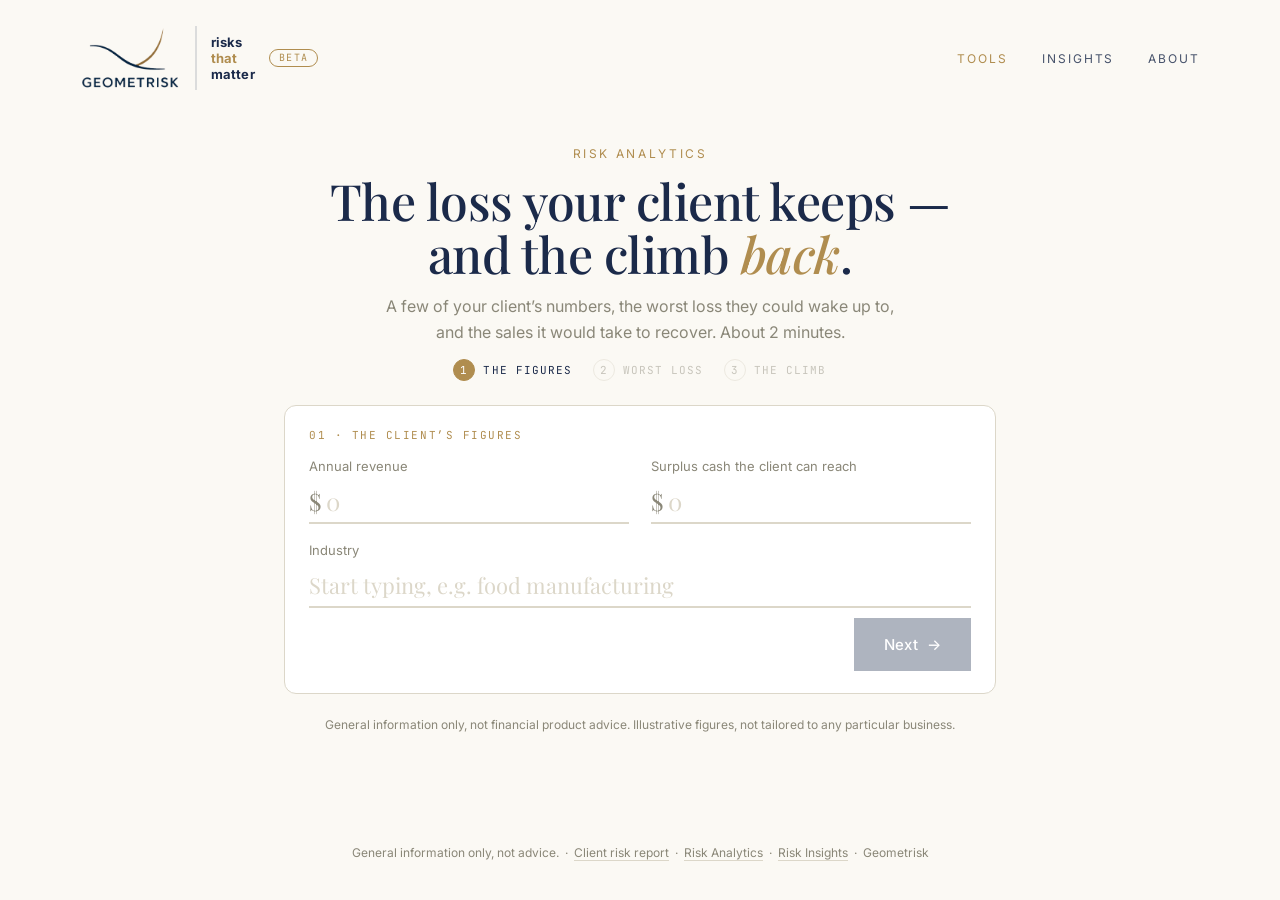
<file: find-your-line.html>
<!DOCTYPE html>
<html lang="en-AU">
<head>
<meta charset="UTF-8">
<meta name="viewport" content="width=device-width, initial-scale=1.0">
<title>Risk Analytics — Geometrisk</title>
<meta name="description" content="Model a client’s risk line live: the loss they can absorb, the loss they cannot, and the extra sales a recovery would take. A working tool for brokers and advisers.">
<link rel="icon" type="image/png" href="assets/geometrisk-logo.png">
<link rel="preconnect" href="https://fonts.googleapis.com">
<link rel="preconnect" href="https://fonts.gstatic.com" crossorigin>
<link href="https://fonts.googleapis.com/css2?family=Playfair+Display:ital,wght@0,400;0,500;0,600;1,500;1,600&family=Inter:wght@400;500;600;700&family=JetBrains+Mono:wght@400;500&display=swap" rel="stylesheet">
<link rel="stylesheet" href="assets/site.css">
<style>
  :root{ --serif:'Playfair Display',Georgia,serif; --mono:'JetBrains Mono',ui-monospace,monospace; }
  body{min-height:100vh;display:flex;flex-direction:column}
  main{flex:1;width:100%;max-width:760px;margin:0 auto;padding:6px 24px 20px}

  .intro{text-align:center;margin:24px 0 8px}
  .intro .eyebrow{font-size:12px;letter-spacing:.22em;text-transform:uppercase;color:var(--gold);margin-bottom:14px}
  .intro h1{font-family:var(--serif);font-weight:500;font-size:clamp(30px,4.6vw,50px);line-height:1.05;letter-spacing:-.01em;color:var(--navy)}
  .intro h1 em{font-style:italic;color:var(--gold)}
  .intro .sub{color:var(--muted);font-size:16px;line-height:1.6;max-width:52ch;margin:14px auto 0}

  .step{background:#fff;border:1px solid var(--line-grey);border-radius:12px;padding:22px 24px;margin:18px 0}
  .steptag{font-family:var(--mono);font-size:11px;letter-spacing:.14em;text-transform:uppercase;color:var(--gold);margin-bottom:16px}
  .row{display:grid;grid-template-columns:1fr 1fr;gap:18px 22px}
  .fld{display:flex;flex-direction:column;gap:6px}
  .fld label{font-size:13px;color:var(--muted)}
  .money{display:flex;align-items:center;border-bottom:2px solid var(--line-grey);transition:border-color .2s}
  .money:focus-within{border-color:var(--gold)}
  .money span{font-family:var(--serif);font-size:24px;color:var(--muted);padding-right:4px}
  .money input{border:none;background:none;outline:none;font-family:var(--serif);font-size:24px;color:var(--navy);width:100%;padding:5px 0}
  .money input::placeholder{color:var(--line-grey)}

  .ac{position:relative}
  .ac input{width:100%;border:none;border-bottom:2px solid var(--line-grey);background:none;outline:none;font-family:var(--serif);font-size:22px;color:var(--navy);padding:6px 0;transition:border-color .2s}
  .ac input:focus{border-color:var(--gold)}
  .ac input::placeholder{color:var(--line-grey)}
  .aclist{position:absolute;left:0;right:0;top:100%;background:#fff;border:1px solid var(--line-grey);border-top:none;max-height:260px;overflow-y:auto;z-index:20;display:none;box-shadow:0 12px 28px rgba(27,42,74,.12)}
  .aclist.show{display:block}
  .acitem{padding:11px 14px;cursor:pointer;font-size:14px;color:var(--navy);border-bottom:1px solid var(--cream-2);display:flex;justify-content:space-between;gap:12px}
  .acitem:last-child{border-bottom:none}
  .acitem:hover,.acitem.sel{background:var(--cream-2)}
  .acitem .code{font-family:var(--mono);font-size:11px;color:var(--muted);white-space:nowrap}

  .linenote{margin-top:16px;font-size:14px;color:var(--navy);line-height:1.5}
  .linenote b{font-family:var(--serif);font-size:19px}
  .linenote.dim{color:var(--muted)}

  .slider{-webkit-appearance:none;appearance:none;width:100%;height:3px;background:var(--line-grey);outline:none;border-radius:2px;margin:6px 0 0}
  .slider::-webkit-slider-thumb{-webkit-appearance:none;width:22px;height:22px;border-radius:50%;background:var(--gold);cursor:pointer;border:3px solid var(--cream);box-shadow:0 0 0 1px var(--gold)}
  .slider::-moz-range-thumb{width:20px;height:20px;border-radius:50%;background:var(--gold);cursor:pointer;border:3px solid var(--cream);box-shadow:0 0 0 1px var(--gold)}
  .slval{font-family:var(--serif);font-size:26px;color:var(--navy)}
  .scale{display:flex;justify-content:space-between;font-family:var(--mono);font-size:10px;color:var(--muted);margin-top:6px}
  .ctx{font-size:13.5px;color:var(--muted);line-height:1.55;margin:8px 0 18px}

  .bar{position:relative;height:44px;display:flex;border-radius:4px;overflow:hidden;background:var(--cream-2);margin-top:8px}
  .bar .absorb{background:var(--navy);height:100%}
  .bar .over{height:100%;background-image:repeating-linear-gradient(135deg,transparent,transparent 7px,rgba(201,128,58,.55) 7px,rgba(201,128,58,.55) 8px);background-color:rgba(201,128,58,.10)}
  .barlab{display:flex;justify-content:space-between;font-family:var(--mono);font-size:10px;letter-spacing:.06em;text-transform:uppercase;margin-top:7px}
  .barlab .l{color:var(--navy)} .barlab .r{color:var(--amber)}
  .barwrap{position:relative;margin-top:30px}
  .barwrap .bar{margin-top:0}
  .linemark{position:absolute;top:-5px;height:54px;width:0;border-left:2px solid var(--gold);z-index:3;transition:left .15s ease}
  .linemark .flag{position:absolute;top:-17px;left:50%;transform:translateX(-50%);white-space:nowrap;font-family:var(--mono);font-size:10px;letter-spacing:.06em;text-transform:uppercase;color:var(--gold)}

  .lever{margin:16px 0}
  .lever .lh{display:flex;justify-content:space-between;align-items:baseline;font-size:13px;color:var(--muted)}
  .lever .lh b{font-family:var(--serif);font-size:20px;color:var(--navy)}

  .climb{margin-top:20px;border-top:1px solid var(--line-grey);padding-top:18px}
  .climb .head{font-size:16px;line-height:1.55;color:var(--navy)}
  .climb .head b{color:var(--amber);font-weight:700}
  .climb .big{font-family:var(--serif);font-size:clamp(28px,5vw,40px);color:var(--navy);margin:6px 0 2px;line-height:1}
  .climb .big span{color:var(--amber)}
  .climb .safe{font-size:16px;color:var(--navy);line-height:1.5}
  .climb .safe b{color:var(--navy);font-weight:700}
  .twobar{margin-top:16px}
  .twobar .trow{margin-bottom:12px}
  .twobar .tlab{display:flex;justify-content:space-between;font-family:var(--mono);font-size:10px;letter-spacing:.06em;text-transform:uppercase;color:var(--muted);margin-bottom:5px}
  .twobar .track{height:22px;background:var(--cream-2);border-radius:3px;overflow:hidden;display:flex}
  .twobar .fill-now{background:var(--navy);height:100%}
  .twobar .fill-add{background:var(--amber);height:100%}

  .endcta{text-align:center;padding:30px 0 8px}
  .endcta p{font-size:15px;color:var(--muted);max-width:54ch;margin:0 auto 18px;line-height:1.6}
  .disc{max-width:640px;margin:22px auto 0;font-size:12px;line-height:1.55;color:var(--muted);text-align:center}

  .wsteps{display:flex;justify-content:center;gap:4px;margin:8px 0 2px;flex-wrap:wrap}
  .ws{display:inline-flex;align-items:center;gap:8px;background:none;border:none;cursor:pointer;font-family:var(--mono);font-size:11px;letter-spacing:.1em;text-transform:uppercase;color:var(--muted);opacity:.45;padding:6px 8px;transition:opacity .2s}
  .ws .wn{width:22px;height:22px;border-radius:50%;border:1.5px solid var(--line-grey);display:inline-flex;align-items:center;justify-content:center;font-size:11px}
  .ws.on{opacity:1;color:var(--navy)}
  .ws.on .wn{border-color:var(--gold);background:var(--gold);color:#fff}
  .ws.done{opacity:.85;color:var(--navy)}
  .ws.done .wn{border-color:var(--navy);background:var(--navy);color:#fff}
  .navbtns{display:flex;justify-content:space-between;align-items:center;gap:12px;margin-top:24px}
  .navbtns .spacer{flex:1}
  .btn.ghost2{background:none;color:var(--navy);border:1px solid var(--line-grey)}
  .btn.ghost2:hover{background:var(--cream-2)}
  .climb .plain{font-family:var(--serif);font-size:clamp(20px,3.2vw,26px);color:var(--navy);line-height:1.25;margin:6px 0 10px}
  @media(max-width:600px){ .row{grid-template-columns:1fr;gap:16px} .ws .slabel{display:none} }
</style>
</head>
<body>

<header class="site">
  <a class="brand" href="index.html">
    <img class="logoimg" src="assets/geometrisk-logo.png" alt="Geometrisk">
    <span class="divider"></span>
    <span class="tagline">risks<br><span class="g">that</span><br>matter</span>
    <span class="beta" style="font-family:var(--mono),ui-monospace,monospace;font-size:10px;letter-spacing:.14em;text-transform:uppercase;color:var(--gold);border:1px solid var(--gold);border-radius:100px;padding:3px 9px;line-height:1;white-space:nowrap;align-self:center">Beta</span>
  </a>
  <nav>
    <a href="index.html#tools" class="on">Tools</a>
    <a href="methodology.html">Insights</a>
    <a href="about.html">About</a>
  </nav>
</header>

<main>
  <div class="intro">
    <div class="eyebrow">Risk Analytics</div>
    <h1>The loss your client keeps &mdash; and the climb <em>back</em>.</h1>
    <p class="sub">A few of your client’s numbers, the worst loss they could wake up to, and the sales it would take to recover. About 2 minutes.</p>
  </div>

  <div class="wsteps" id="wsteps">
    <button class="ws on" data-step="1"><span class="wn">1</span><span class="slabel">The figures</span></button>
    <button class="ws" data-step="2"><span class="wn">2</span><span class="slabel">Worst loss</span></button>
    <button class="ws" data-step="3"><span class="wn">3</span><span class="slabel">The climb</span></button>
  </div>

  <!-- STEP 1 -->
  <section class="step screen on" id="scr1">
    <div class="steptag">01 · The client’s figures</div>
    <div class="row">
      <div class="fld"><label>Annual revenue</label>
        <div class="money"><span>$</span><input id="i_rev" inputmode="numeric" placeholder="0"></div></div>
      <div class="fld"><label>Surplus cash the client can reach</label>
        <div class="money"><span>$</span><input id="i_cash" inputmode="numeric" placeholder="0"></div></div>
    </div>
    <div class="fld ac" style="margin-top:18px">
      <label>Industry</label>
      <input id="i_ind" autocomplete="off" placeholder="Start typing, e.g. food manufacturing">
      <div class="aclist" id="aclist"></div>
    </div>
    <div class="navbtns" style="margin-top:10px"><span class="spacer"></span><button class="btn" id="next1" data-next="2" disabled>Next &nbsp;&rarr;</button></div>
  </section>

  <!-- STEP 2 -->
  <section class="step screen" id="scr2" hidden>
    <div class="steptag">02 · The worst loss the client could wake up to</div>
    <p class="ctx" id="ctx">A one-off hit the business can't insure away, or wouldn't. Move the slider to theirs.</p>
    <div class="slval" id="lossVal">$5,000,000</div>
    <input type="range" class="slider" id="lossR" min="0" max="1000" step="1" value="500" aria-label="Worst loss">
    <div class="scale"><span>$500k</span><span>$50m</span></div>
    <div class="barwrap">
      <div class="bar" id="lossBar"><div class="absorb" id="absorbSeg"></div><div class="over" id="overSeg"></div></div>
      <div class="linemark" id="lineMark"><span class="flag" id="lineFlag">the line</span></div>
    </div>
    <div class="barlab"><span class="l" id="absorbLab">Cash absorbs</span><span class="r" id="overLab">Above the line</span></div>
    <div class="navbtns"><button class="btn ghost2" data-back="1">&larr; Back</button><button class="btn" data-next="3">Next &nbsp;&rarr;</button></div>
  </section>

  <!-- STEP 3 -->
  <section class="step screen" id="scr3" hidden>
    <div class="steptag">03 · Could they climb back?</div>
    <p class="ctx">Two levers the business actually controls: the margin on each sale, and the cash it holds. Move them and watch the climb.</p>
    <div class="lever">
      <div class="lh"><label>Gross margin</label><b id="marVal">35%</b></div>
      <input type="range" class="slider" id="marR" min="5" max="60" step="1" value="35" aria-label="Gross margin">
      <div class="scale"><span>5%</span><span>60%</span></div>
    </div>
    <div class="lever">
      <div class="lh"><label>Surplus cash</label><b id="cashVal2">$0</b></div>
      <input type="range" class="slider" id="cashR" min="0" max="20000000" step="100000" value="0" aria-label="Surplus cash">
      <div class="scale"><span>$0</span><span>$20m</span></div>
    </div>
    <div class="climb" id="climbOut">
      <div class="head dim" style="color:var(--muted)">Enter revenue and cash to see the climb.</div>
    </div>
    <div class="navbtns"><button class="btn ghost2" data-back="2">&larr; Back</button><span class="spacer"></span></div>
    <div class="endcta">
      <p>Numbers are a starting point, not the answer. Take them into the client report to issue the analysis under your own licence.</p>
      <a class="btn gold" href="broker-report.html" id="bookBtn">Build the client report &nbsp;&rarr;</a>
    </div>
  </section>

  <p class="disc">General information only, not financial product advice. Illustrative figures, not tailored to any particular business.</p>
</main>

<footer class="site">
  General information only, not advice. &nbsp;·&nbsp; <a href="broker-report.html">Client risk report</a> &nbsp;·&nbsp; <a href="find-your-line.html">Risk Analytics</a> &nbsp;·&nbsp; <a href="methodology.html">Risk Insights</a> &nbsp;·&nbsp; Geometrisk
</footer>

<script>
  // Wizard leads post to the shared Geometrisk Apps Script (leads tab, type=line_lead).
  var LEAD_ENDPOINT = 'https://script.google.com/macros/s/AKfycbwOXYyrRiR0sVkZjKutfUT8mt9oBs6tpYObOSnmNkwVJpLbWihj2q7dHFdd6WgxJnUq/exec';
  var LEAD_SID = 'L' + Date.now().toString(36) + Math.random().toString(36).slice(2,7);
  var leadSent = {};
  var $ = function(id){ return document.getElementById(id); };
  var money = function(n){ return '$'+Math.round(n).toLocaleString('en-AU'); };
  var kfmt = function(n){ if(n>=1e6) return '$'+(''+(n/1e6).toFixed(1)).replace('.0','')+'m'; if(n>=1000) return '$'+Math.round(n/1000)+'k'; return '$'+Math.round(n); };

  // ---- industry lookup: same data as the site ----
  var DATA=[], picked=null, acMatches=[], acIdx=-1;
  fetch('data/industry_losses.json',{cache:'no-store'}).then(function(r){return r.ok?r.json():null;}).then(function(d){if(d&&d.length)DATA=d;}).catch(function(){});
  var fold = function(s){ return s.normalize('NFD').replace(/[̀-ͯ]/g,'').toLowerCase(); };
  function acFilter(){
    var q=fold($('i_ind').value.trim()), list=$('aclist'); picked=null; render();
    if(!q||!DATA.length){ list.classList.remove('show'); list.innerHTML=''; return; }
    var starts=[], incl=[];
    DATA.forEach(function(d){ if(d.id==='other')return; var hay=fold(d.label+' '+(d.keywords||'')); if(fold(d.label).indexOf(q)===0) starts.push(d); else if(hay.indexOf(q)>-1) incl.push(d); });
    acMatches=starts.concat(incl).slice(0,8); acIdx=-1; list.innerHTML='';
    if(!acMatches.length){ list.classList.remove('show'); return; }
    acMatches.forEach(function(d,i){ var el=document.createElement('div'); el.className='acitem'; el.innerHTML='<span>'+d.label+'</span>'+(d.anzsic?'<span class="code">'+d.anzsic+'</span>':''); el.onclick=function(){acPick(i);}; list.appendChild(el); });
    list.classList.add('show');
  }
  function acKey(e){ var list=$('aclist'); if(!list.classList.contains('show'))return; var items=list.querySelectorAll('.acitem');
    if(e.key==='ArrowDown'){acIdx=Math.min(acMatches.length-1,acIdx+1);e.preventDefault();}
    else if(e.key==='ArrowUp'){acIdx=Math.max(0,acIdx-1);e.preventDefault();}
    else if(e.key==='Enter'){ if(acIdx>-1){acPick(acIdx);e.preventDefault();} return; } else return;
    items.forEach(function(it,i){ it.classList.toggle('sel',i===acIdx); }); }
  function acPick(i){ var d=acMatches[i]; if(!d)return; picked=d; $('i_ind').value=d.label; $('aclist').classList.remove('show'); render(); }
  function lcfirst(s){ return s.charAt(0).toLowerCase()+s.slice(1); }
  function contextLine(){
    if(picked && picked.large && picked.large.length){
      var ex = picked.large.map(function(l){ return lcfirst(l[0]); });
      var last = ex.pop();
      return 'For a '+picked.label.split(' / ')[0].toLowerCase()+', think '+(ex.length?ex.join(', ')+', or ':'')+last+'.';
    }
    return 'A one-off hit the business can’t insure away, or wouldn’t. Move the slider to yours.';
  }

  // ---- loss log slider ----
  var LMIN=Math.log(500000), LMAX=Math.log(50000000);
  function posToLoss(p){ return Math.exp(LMIN + (p/1000)*(LMAX-LMIN)); }
  function round2(n){ if(n<=0)return 0; var f=Math.pow(10, Math.ceil(Math.log10(n))-2); return Math.round(n/f)*f; }

  // ---- state ----
  var state={ rev:0, cash:0, loss:5000000, margin:0.35 };
  function num(v){ return parseInt((v||'').replace(/[^0-9]/g,''),10)||0; }
  function commas(n){ return n?n.toLocaleString('en-AU'):''; }

  $('i_rev').addEventListener('input',function(){ var v=num(this.value); this.value=commas(v); state.rev=v; render(); });
  $('i_cash').addEventListener('input',function(){ var v=num(this.value); this.value=commas(v); state.cash=v; $('cashR').value=Math.min(20000000,v); render(); });
  $('cashR').addEventListener('input',function(){ state.cash=+this.value; $('i_cash').value=commas(state.cash); render(); });
  $('lossR').addEventListener('input',function(){ state.loss=round2(posToLoss(+this.value)); render(); });
  $('marR').addEventListener('input',function(){ state.margin=+this.value/100; render(); });
  $('i_ind').addEventListener('input',acFilter);
  $('i_ind').addEventListener('keydown',acKey);
  document.addEventListener('click',function(e){ if(!e.target.closest('.ac')) $('aclist').classList.remove('show'); });
  // Send the wizard state to the backend. Fires once per trigger; every row shares LEAD_SID
  // so the server can dedupe and join a later booking back to the same session.
  function captureLine(trigger){
    if(leadSent[trigger]) return;
    if(!(state.rev>0 && state.cash>0)) return;   // nothing meaningful yet
    leadSent[trigger]=true;
    var line=0.632*state.cash;
    var shortfall=Math.max(state.loss-line,0);
    var climb=state.margin>0 ? shortfall/state.margin : 0;
    var reqRev=state.rev+climb;
    var climbPct=state.rev>0 ? climb/state.rev*100 : 0;
    var fd=new FormData();
    fd.append('type','line_lead');
    fd.append('sid',LEAD_SID);
    fd.append('trigger',trigger);                 // reached_step3 | book
    fd.append('ts',new Date().toISOString());
    fd.append('page',location.pathname);
    fd.append('ref',document.referrer||'');
    fd.append('revenue',state.rev);
    fd.append('surplus_cash',state.cash);
    fd.append('industry', picked ? picked.label : ($('i_ind').value||'').trim());
    fd.append('anzsic', picked && picked.anzsic ? picked.anzsic : '');
    fd.append('worst_loss',Math.round(state.loss));
    fd.append('gross_margin',state.margin);       // 0–1
    fd.append('line',Math.round(line));
    fd.append('shortfall',Math.round(shortfall));
    fd.append('climb_sales',Math.round(climb));
    fd.append('revenue_to_recover',Math.round(reqRev));
    fd.append('climb_pct',climbPct.toFixed(1));
    try{ fetch(LEAD_ENDPOINT,{method:'POST',body:fd}).catch(function(){}); }catch(e){}
  }

  $('bookBtn').addEventListener('click',function(e){ e.preventDefault(); captureLine('report'); window.location.href='broker-report.html'; });

  function climbWords(m){
    var names={2:'double',3:'triple',4:'quadruple',5:'quintuple'};
    var n=Math.round(m);
    if(n>=2 && n<=5 && Math.abs(m-n)<=0.2){
      var d=m-n, q = d<-0.05 ? 'almost ' : (d>0.05 ? 'more than ' : '');
      return 'The business would need to '+q+names[n]+' its revenue to recover.';
    }
    if(m<2){ return 'The business would need to grow its revenue by about '+Math.round((m-1)*100)+'% to recover.'; }
    return 'The business would need to grow its revenue about '+m.toFixed(1)+'× to recover.';
  }
  function render(){
    var nb=document.getElementById('next1'); if(nb) nb.disabled=!(state.rev>0 && state.cash>0);
    var line = 0.632*state.cash;
    var loss = state.loss;
    var shortfall = Math.max(loss-line,0);
    var climb = state.margin>0 ? shortfall/state.margin : null;
    var climbPct = state.rev>0 && climb!=null ? climb/state.rev*100 : null;

    $('cashVal2').textContent = kfmt(state.cash);
    $('marVal').textContent = Math.round(state.margin*100)+'%';

    // step 2: loss + context + bar
    $('lossVal').textContent = money(loss);
    $('ctx').textContent = contextLine();
    var absorbedFrac = loss>0 ? Math.min(line,loss)/loss : 0;
    $('absorbSeg').style.width=(absorbedFrac*100)+'%';
    $('overSeg').style.width=((1-absorbedFrac)*100)+'%';
    $('lineMark').style.display = line>0 ? '' : 'none';
    $('lineMark').style.left = (absorbedFrac*100)+'%';
    $('lineFlag').textContent = 'the line · '+kfmt(line);
    if(loss<=line && state.cash>0){ $('absorbLab').textContent='Within your line'; $('overLab').textContent=''; }
    else { $('absorbLab').textContent='Cash absorbs '+kfmt(Math.min(line,loss)); $('overLab').textContent=kfmt(shortfall)+' above the line'; }

    // step 3: the climb
    var out=$('climbOut');
    if(state.cash<=0 || state.rev<=0){
      out.innerHTML='<div class="head" style="color:var(--muted)">Enter revenue and cash to see the climb.</div>';
    } else if(shortfall<=0){
      out.innerHTML='<div class="safe"><b>Within your line.</b> The business could absorb this loss from cash and keep trading &mdash; no climb needed. Drag the loss higher to find where it bites.</div>';
    } else {
      var reqRev = state.rev + climb, m = reqRev/state.rev;
      var maxBar = reqRev;
      var pctStr = climbPct!=null ? climbPct.toFixed(climbPct<10?1:0) : '–';
      out.innerHTML =
        '<div class="plain">'+climbWords(m)+'</div>'+
        '<div class="head">That&rsquo;s <b>'+money(climb)+'</b> in extra sales to cover the '+kfmt(shortfall)+' above the line &mdash; a +'+pctStr+'% lift on today.</div>'+
        '<div class="twobar">'+
          '<div class="trow"><div class="tlab"><span>Today’s revenue</span><span>'+money(state.rev)+'</span></div>'+
            '<div class="track"><div class="fill-now" style="width:'+(state.rev/maxBar*100)+'%"></div></div></div>'+
          '<div class="trow"><div class="tlab"><span>Revenue needed to recover</span><span>'+money(reqRev)+'</span></div>'+
            '<div class="track"><div class="fill-now" style="width:'+(state.rev/maxBar*100)+'%"></div><div class="fill-add" style="width:'+(climb/maxBar*100)+'%"></div></div></div>'+
        '</div>';
    }
  }
  function showStep(n){ ['scr1','scr2','scr3'].forEach(function(id,i){ document.getElementById(id).hidden=(i+1)!==n; });
    document.querySelectorAll('.ws').forEach(function(w,i){ w.className='ws'+((i+1)===n?' on':((i+1)<n?' done':'')); });
    window.scrollTo({top:0,behavior:'smooth'});
    if(n===3) captureLine('reached_step3'); }
  document.querySelectorAll('[data-next]').forEach(function(b){ b.addEventListener('click',function(){ showStep(+b.getAttribute('data-next')); }); });
  document.querySelectorAll('[data-back]').forEach(function(b){ b.addEventListener('click',function(){ showStep(+b.getAttribute('data-back')); }); });
  document.querySelectorAll('.ws').forEach(function(w){ w.addEventListener('click',function(){ showStep(+w.getAttribute('data-step')); }); });
  render();
</script>
</body>
</html>
</file>
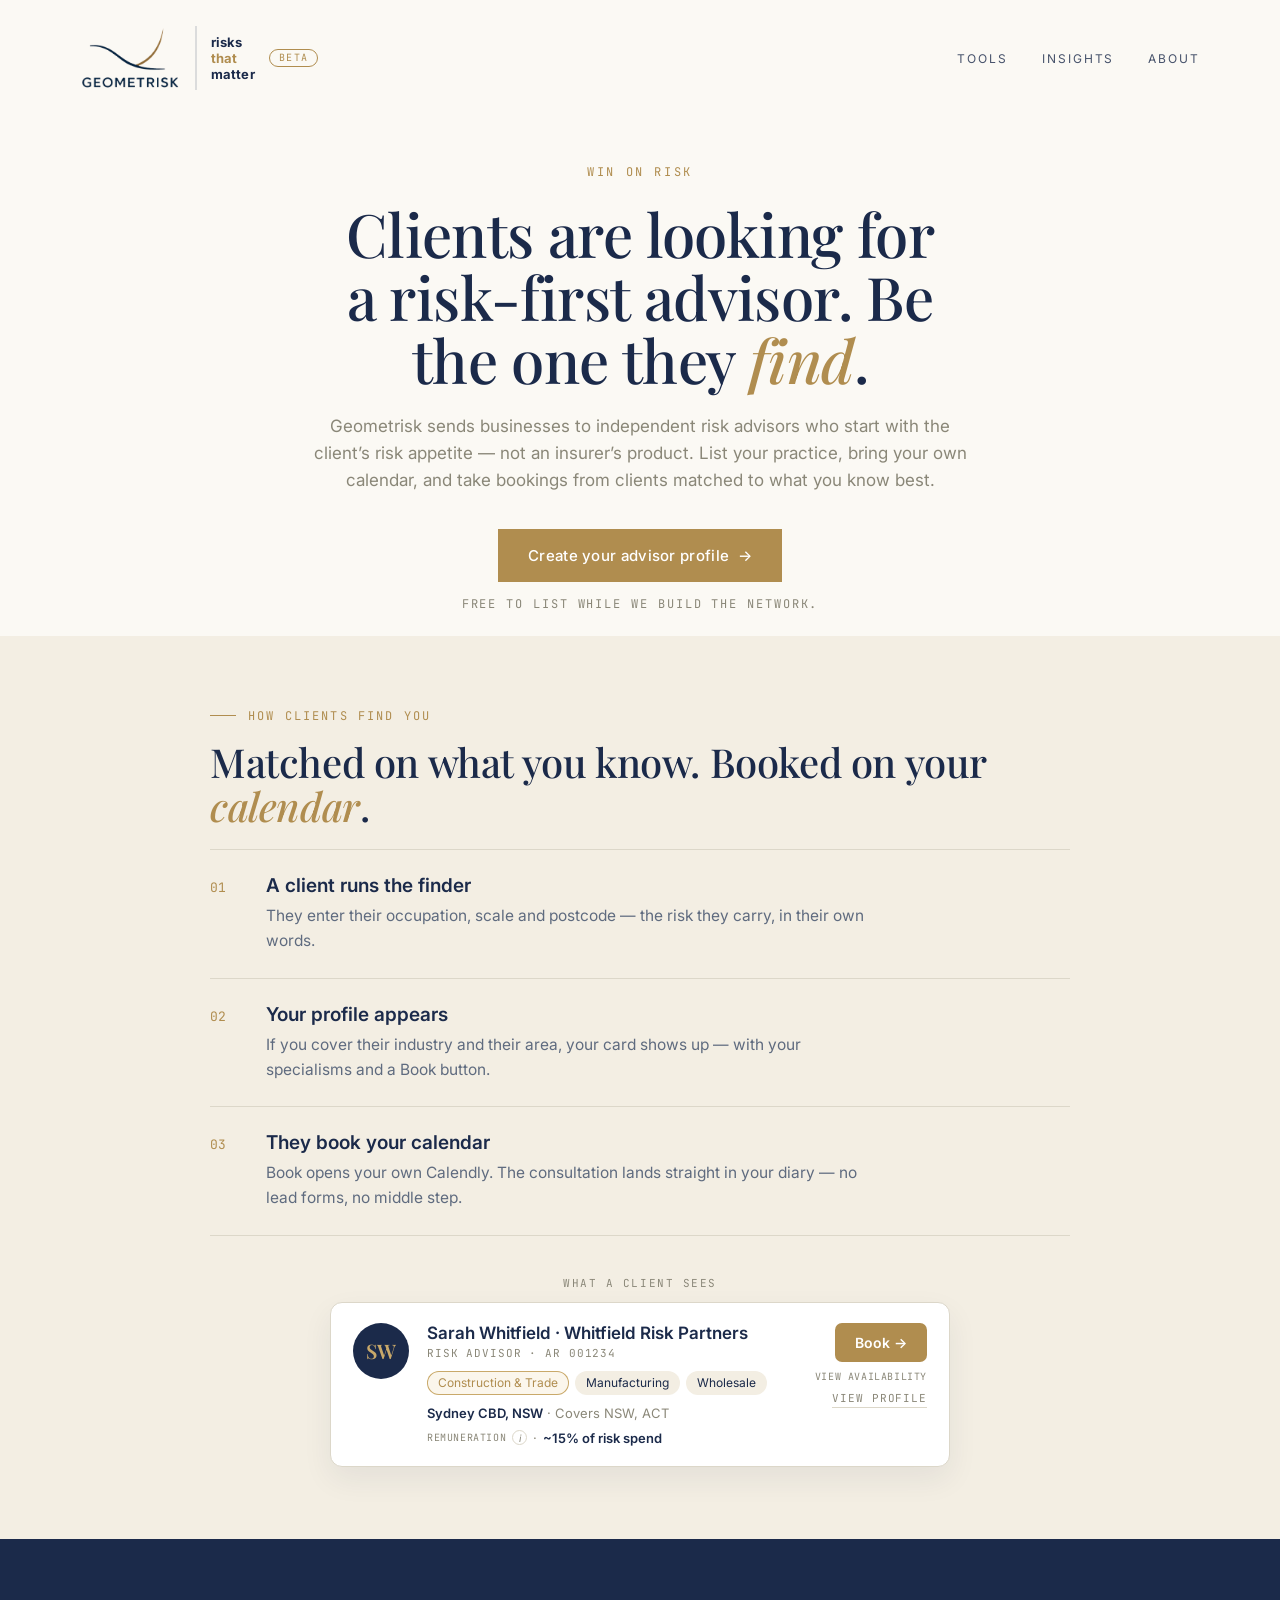
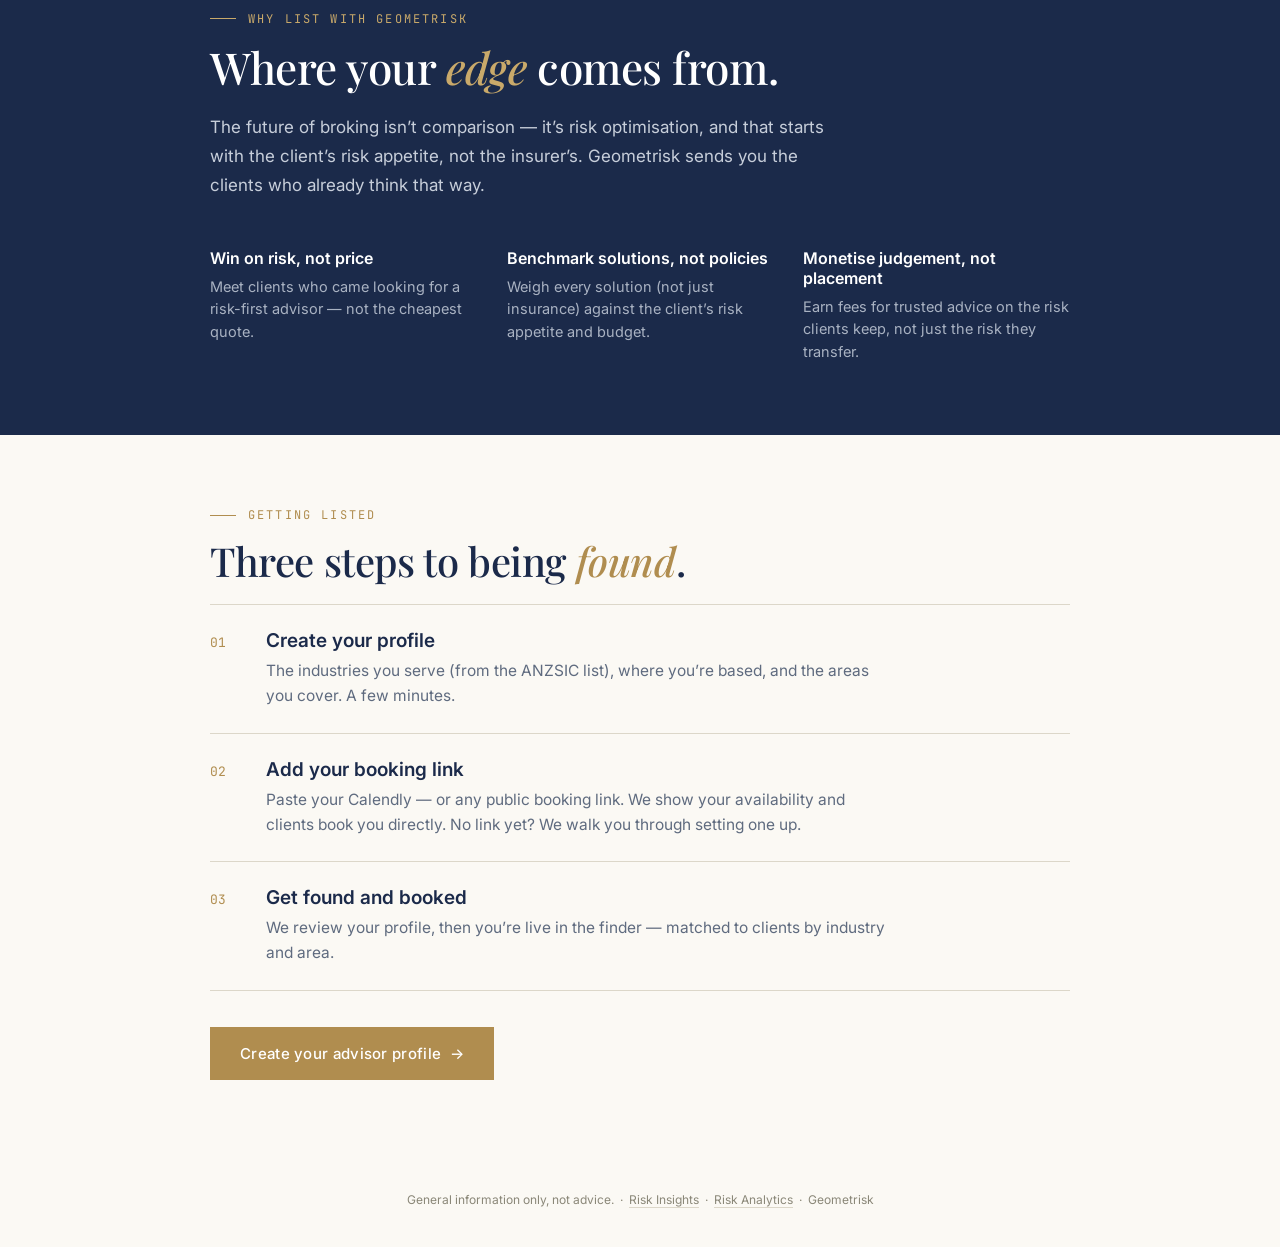
<file: for-brokers.html>
<!DOCTYPE html>
<html lang="en-AU">
<head>
<meta charset="UTF-8">
<meta name="robots" content="noindex, nofollow">
<meta name="viewport" content="width=device-width, initial-scale=1.0">
<title>For Brokers — Geometrisk</title>
<meta name="description" content="Get found by businesses looking for a risk-first advisor. List your practice, bring your own calendar, and take bookings from clients matched to your industries and area. General information only, not advice.">
<link rel="icon" type="image/png" href="assets/geometrisk-logo.png">
<link rel="preconnect" href="https://fonts.googleapis.com">
<link rel="preconnect" href="https://fonts.gstatic.com" crossorigin>
<link href="https://fonts.googleapis.com/css2?family=Playfair+Display:ital,wght@0,400;0,500;0,600;1,500;1,600&family=Inter:wght@400;500;600&family=JetBrains+Mono:wght@400;500&display=swap" rel="stylesheet">
<link rel="stylesheet" href="assets/site.css">
<style>
  :root{ --serif:'Playfair Display',Georgia,serif; --mono:'JetBrains Mono',ui-monospace,monospace; }

  /* ---------- hero ---------- */
  .hero{padding:48px 32px 24px;max-width:900px;margin:0 auto;text-align:center}
  .eyebrow{font-family:var(--mono);font-size:12px;letter-spacing:.22em;text-transform:uppercase;color:var(--gold);margin-bottom:22px}
  h1{font-family:var(--serif);font-weight:500;font-size:clamp(34px,5.4vw,60px);line-height:1.05;letter-spacing:-.01em;color:var(--navy);margin:0 auto;max-width:16ch}
  h1 em{font-style:italic;color:var(--gold)}
  .hero .lead{font-size:17px;line-height:1.6;color:var(--muted);max-width:60ch;margin:22px auto 0}
  .herocta{margin-top:34px}
  .cta{display:inline-flex;align-items:center;gap:12px;background:var(--navy);color:#fff;border:none;font-family:'Inter',sans-serif;font-weight:500;font-size:15px;letter-spacing:.02em;padding:17px 30px;cursor:pointer;text-decoration:none;transition:background .2s}
  .cta:hover{background:var(--navy-soft)}
  .cta.gold{background:var(--gold);color:#fff} .cta.gold:hover{background:var(--gold-soft)}
  .angleline{margin-top:14px;font-family:var(--mono);font-size:12px;letter-spacing:.16em;text-transform:uppercase;color:var(--muted)}

  /* ---------- sections ---------- */
  section.pad{padding:72px 32px}
  .win{max-width:860px;margin:0 auto}
  .seyebrow{font-family:var(--mono);font-size:12px;letter-spacing:.18em;text-transform:uppercase;color:var(--gold);margin-bottom:16px;display:flex;align-items:center;gap:12px}
  .seyebrow:before{content:"";width:26px;height:1px;background:var(--gold)}
  .sech{font-family:var(--serif);font-weight:500;font-size:clamp(26px,3.6vw,40px);line-height:1.12;letter-spacing:-.01em;color:var(--navy);margin-bottom:8px}
  .sech em{font-style:italic;color:var(--gold)}
  .howit{background:var(--cream-2)}

  .steps{margin-top:20px}
  .step{display:flex;gap:26px;padding:24px 0;border-top:1px solid var(--line-grey)}
  .step:last-child{border-bottom:1px solid var(--line-grey)}
  .step .sn{font-family:var(--mono);font-size:13px;color:var(--gold);padding-top:5px;min-width:30px}
  .step h3{font-family:'Inter',sans-serif;font-weight:600;font-size:19px;color:var(--navy);margin-bottom:7px}
  .step p{font-size:15.5px;line-height:1.6;color:#5f6b7f;max-width:620px}
  .stepcta{margin-top:36px}

  /* ---------- sample advisor card ---------- */
  .samplewrap{margin-top:40px}
  .samplelabel{font-family:var(--mono);font-size:11px;letter-spacing:.14em;text-transform:uppercase;color:var(--muted);margin-bottom:12px;text-align:center}
  .acard{display:flex;gap:18px;background:#fff;border:1px solid var(--line-grey);border-radius:12px;padding:20px 22px;align-items:flex-start;max-width:620px;margin:0 auto;box-shadow:0 12px 30px rgba(27,42,74,.07)}
  .acard .avatar{flex:none;width:56px;height:56px;border-radius:50%;background:var(--navy);color:var(--gold-soft);display:flex;align-items:center;justify-content:center;font-family:var(--serif);font-size:20px;font-weight:600}
  .acard .info{flex:1;min-width:0}
  .acard .nm{font-size:17px;color:var(--navy);font-weight:600;line-height:1.2}
  .acard .role{font-family:var(--mono);font-size:11px;letter-spacing:.08em;text-transform:uppercase;color:var(--muted);margin-top:3px}
  .chips{display:flex;flex-wrap:wrap;gap:6px;margin:11px 0 10px}
  .chip{font-size:12px;color:var(--navy);background:var(--cream-2);border-radius:100px;padding:4px 11px;line-height:1.3}
  .chip.match{background:#FBF6EC;color:var(--gold);box-shadow:inset 0 0 0 1px var(--gold-soft)}
  .acard .rem{font-size:13px;color:var(--muted);margin-top:9px;display:flex;align-items:center;gap:6px;flex-wrap:wrap}
  .acard .rem .rlab{font-family:var(--mono);font-size:10px;letter-spacing:.06em;text-transform:uppercase}
  .acard .rem b{color:var(--navy);font-weight:600}
  .itip{position:relative;display:inline-flex;width:15px;height:15px;border-radius:50%;border:1px solid var(--line-grey);color:var(--muted);font-size:10px;font-style:italic;align-items:center;justify-content:center;cursor:help}
  .itip .tip{position:absolute;bottom:150%;left:0;width:264px;max-width:72vw;background:var(--navy);color:#fff;padding:12px 14px;border-radius:8px;font-family:'Inter',sans-serif;font-size:12px;line-height:1.5;font-style:normal;letter-spacing:0;text-transform:none;box-shadow:0 10px 24px rgba(27,42,74,.28);opacity:0;visibility:hidden;transition:opacity .15s;z-index:40}
  .itip .tip b{color:var(--gold-soft)}
  .itip:hover .tip,.itip:focus .tip{opacity:1;visibility:visible}
  .pmeta{font-size:13px;color:var(--muted)} .pmeta b{color:var(--navy);font-weight:600}
  .acard .act{flex:none;display:flex;flex-direction:column;align-items:flex-end;gap:8px;padding-left:6px}
  .acard .act .book{background:var(--gold);color:#fff;border:none;font-family:'Inter',sans-serif;font-weight:600;font-size:14px;padding:11px 20px;border-radius:7px;white-space:nowrap}
  .acard .act .bookcap{font-family:var(--mono);font-size:10px;letter-spacing:.06em;text-transform:uppercase;color:var(--muted)}
  .acard .act .prof{font-family:var(--mono);font-size:11px;letter-spacing:.08em;text-transform:uppercase;color:var(--muted);border-bottom:1px solid var(--line-grey);padding-bottom:2px;text-decoration:none}
  @media(max-width:620px){ .acard{flex-wrap:wrap} .acard .act{flex-direction:row;align-items:center;width:100%;justify-content:space-between;padding-left:0;margin-top:6px} }

  /* ---------- why (navy) ---------- */
  .why{background:var(--navy);color:#fff}
  .why .seyebrow{color:var(--gold-soft)} .why .seyebrow:before{background:var(--gold-soft)}
  .why h2{font-family:var(--serif);font-weight:500;font-size:clamp(28px,4vw,44px);line-height:1.1;letter-spacing:-.01em;color:#fff;margin-bottom:22px}
  .why h2 em{font-style:italic;color:var(--gold-soft)}
  .why .body{font-size:17px;line-height:1.7;color:#C7CEDA;max-width:640px}
  .whygrid{display:grid;grid-template-columns:repeat(3,1fr);gap:30px;margin-top:48px}
  .wcard h4{font-family:'Inter',sans-serif;font-weight:600;font-size:16px;color:#fff;margin-bottom:8px}
  .wcard p{font-size:14.5px;line-height:1.55;color:#A9B2C2}

  @media(max-width:760px){ .whygrid{grid-template-columns:1fr;gap:26px} .step{gap:18px} }
</style>
</head>
<body>

<header class="site">
  <a class="brand" href="index.html">
    <img class="logoimg" src="assets/geometrisk-logo.png" alt="Geometrisk">
    <span class="divider"></span>
    <span class="tagline">risks<br><span class="g">that</span><br>matter</span>
    <span class="beta" style="font-family:var(--mono),ui-monospace,monospace;font-size:10px;letter-spacing:.14em;text-transform:uppercase;color:var(--gold);border:1px solid var(--gold);border-radius:100px;padding:3px 9px;line-height:1;white-space:nowrap;align-self:center">Beta</span>
  </a>
  <nav>
    <a href="index.html#tools">Tools</a>
    <a href="methodology.html">Insights</a>
    <a href="about.html">About</a>
  </nav>
</header>

<!-- HERO -->
<div class="hero">
  <div class="eyebrow">Win on risk</div>
  <h1>Clients are looking for a risk-first advisor. Be the one they <em>find</em>.</h1>
  <p class="lead">Geometrisk sends businesses to independent risk advisors who start with the client&rsquo;s risk appetite &mdash; not an insurer&rsquo;s product. List your practice, bring your own calendar, and take bookings from clients matched to what you know best.</p>
  <div class="herocta">
    <a class="cta gold" href="broker-onboarding.html">Create your advisor profile &nbsp;&rarr;</a>
    <div class="angleline">Free to list while we build the network.</div>
  </div>
</div>

<!-- HOW CLIENTS FIND YOU -->
<section class="pad howit">
  <div class="win">
    <div class="seyebrow">How clients find you</div>
    <h2 class="sech">Matched on what you know. Booked on your <em>calendar</em>.</h2>
    <div class="steps">
      <div class="step"><div class="sn">01</div><div><h3>A client runs the finder</h3><p>They enter their occupation, scale and postcode &mdash; the risk they carry, in their own words.</p></div></div>
      <div class="step"><div class="sn">02</div><div><h3>Your profile appears</h3><p>If you cover their industry and their area, your card shows up &mdash; with your specialisms and a Book button.</p></div></div>
      <div class="step"><div class="sn">03</div><div><h3>They book your calendar</h3><p>Book opens your own Calendly. The consultation lands straight in your diary &mdash; no lead forms, no middle step.</p></div></div>
    </div>

    <div class="samplewrap">
      <div class="samplelabel">What a client sees</div>
      <div class="acard">
        <div class="avatar">SW</div>
        <div class="info">
          <div class="nm">Sarah Whitfield · Whitfield Risk Partners</div>
          <div class="role">Risk Advisor · AR 001234</div>
          <div class="chips">
            <span class="chip match">Construction &amp; Trade</span>
            <span class="chip">Manufacturing</span>
            <span class="chip">Wholesale</span>
          </div>
          <div class="pmeta"><b>Sydney CBD, NSW</b> · Covers NSW, ACT</div>
          <div class="rem"><span class="rlab">Remuneration</span> <span class="itip" tabindex="0">i<span class="tip"><b>Risk spend</b> &mdash; what you pay to transfer risk, including insurance premiums and other risk mitigation expenses incurred from implementing advice.<br><br><b>Risk managed</b> &mdash; your total exposure, including risk retained and transferred to insurers.</span></span> · <b>~15% of risk spend</b></div>
        </div>
        <div class="act">
          <button class="book" type="button" tabindex="-1">Book &rarr;</button>
          <span class="bookcap">View availability</span>
          <a class="prof" href="#" tabindex="-1" onclick="return false">View profile</a>
        </div>
      </div>
    </div>
  </div>
</section>

<!-- WHY LIST -->
<section class="pad why" id="why">
  <div class="win">
    <div class="seyebrow">Why list with Geometrisk</div>
    <h2>Where your <em>edge</em> comes from.</h2>
    <p class="body">The future of broking isn&rsquo;t comparison &mdash; it&rsquo;s risk optimisation, and that starts with the client&rsquo;s risk appetite, not the insurer&rsquo;s. Geometrisk sends you the clients who already think that way.</p>
    <div class="whygrid">
      <div class="wcard"><h4>Win on risk, not price</h4><p>Meet clients who came looking for a risk-first advisor &mdash; not the cheapest quote.</p></div>
      <div class="wcard"><h4>Benchmark solutions, not policies</h4><p>Weigh every solution (not just insurance) against the client&rsquo;s risk appetite and budget.</p></div>
      <div class="wcard"><h4>Monetise judgement, not placement</h4><p>Earn fees for trusted advice on the risk clients keep, not just the risk they transfer.</p></div>
    </div>
  </div>
</section>

<!-- GETTING LISTED -->
<section class="pad">
  <div class="win">
    <div class="seyebrow">Getting listed</div>
    <h2 class="sech">Three steps to being <em>found</em>.</h2>
    <div class="steps">
      <div class="step"><div class="sn">01</div><div><h3>Create your profile</h3><p>The industries you serve (from the ANZSIC list), where you&rsquo;re based, and the areas you cover. A few minutes.</p></div></div>
      <div class="step"><div class="sn">02</div><div><h3>Add your booking link</h3><p>Paste your Calendly &mdash; or any public booking link. We show your availability and clients book you directly. No link yet? We walk you through setting one up.</p></div></div>
      <div class="step"><div class="sn">03</div><div><h3>Get found and booked</h3><p>We review your profile, then you&rsquo;re live in the finder &mdash; matched to clients by industry and area.</p></div></div>
    </div>
    <div class="stepcta">
      <a class="cta gold" href="broker-onboarding.html">Create your advisor profile &nbsp;&rarr;</a>
    </div>
  </div>
</section>

<footer class="site">
  General information only, not advice. &nbsp;·&nbsp; <a href="methodology.html">Risk Insights</a> &nbsp;·&nbsp; <a href="find-your-line.html">Risk Analytics</a> &nbsp;·&nbsp; Geometrisk
</footer>

</body>
</html>
</file>
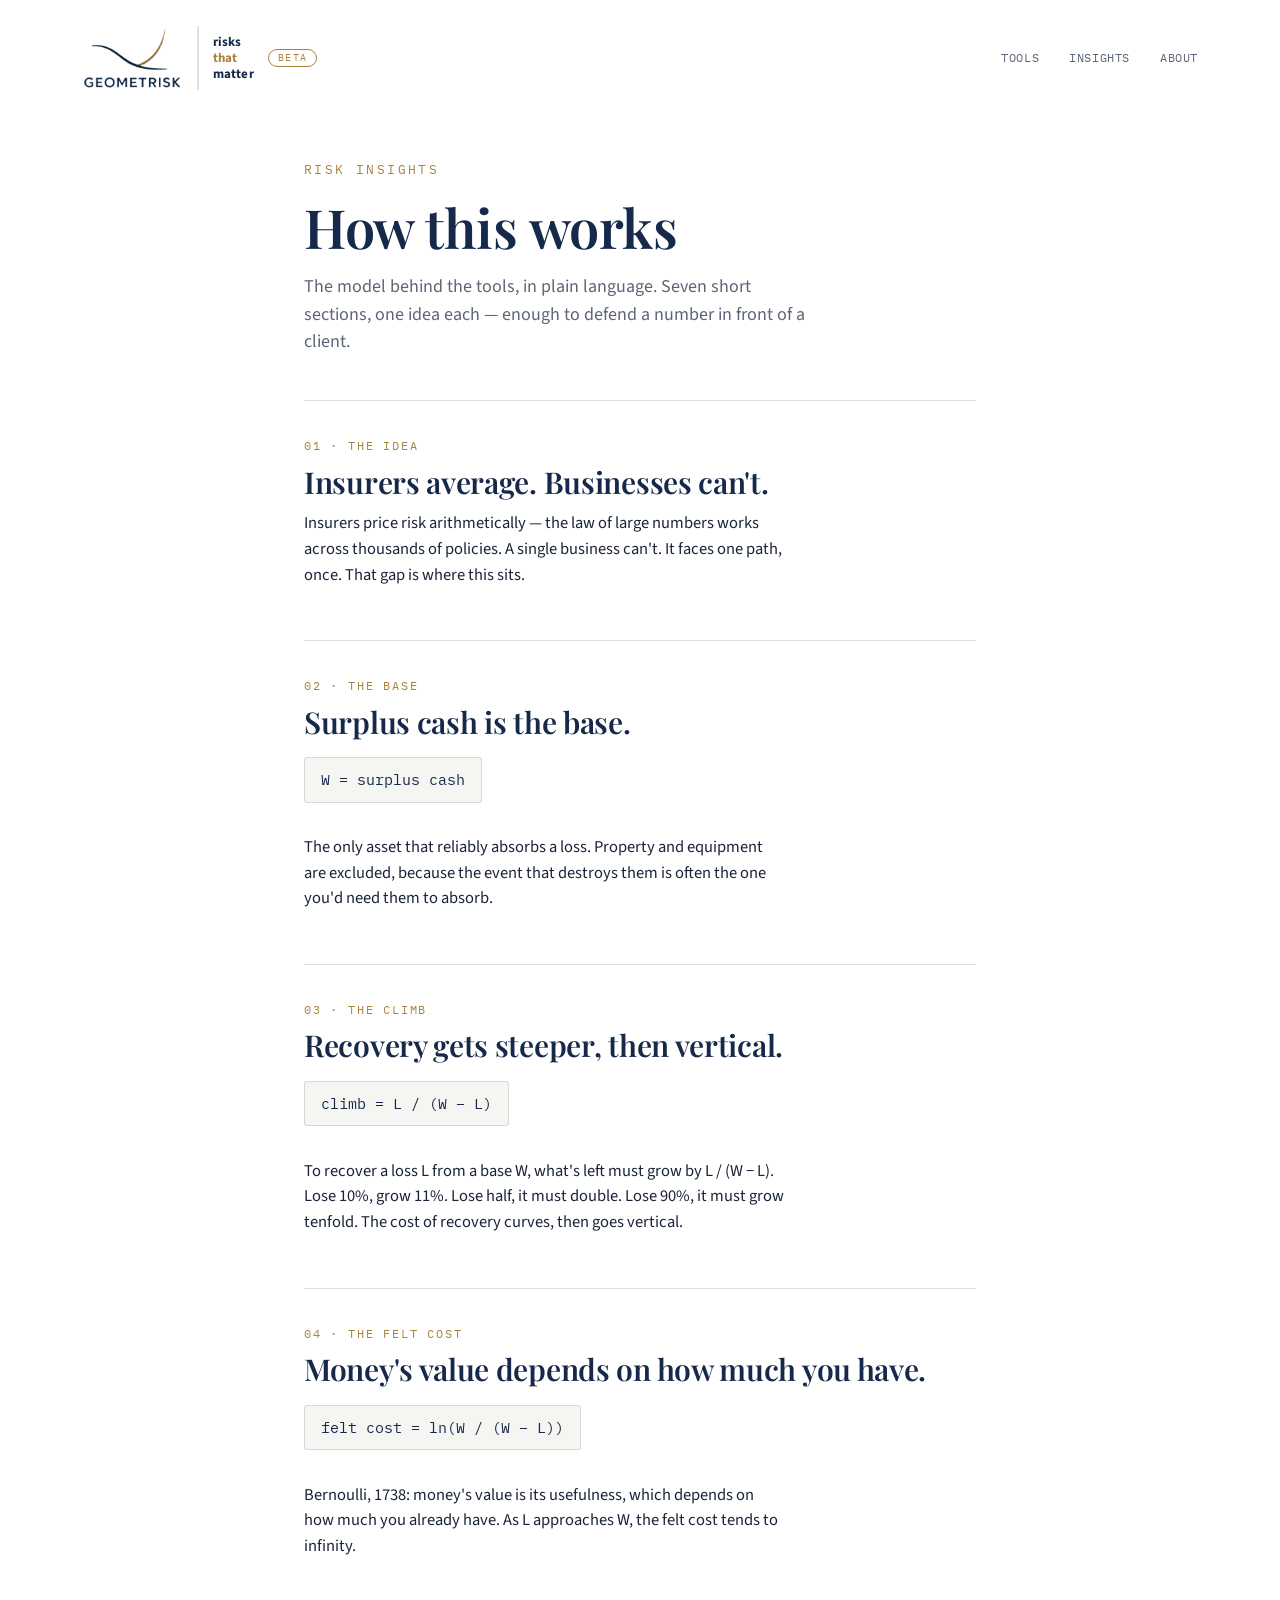
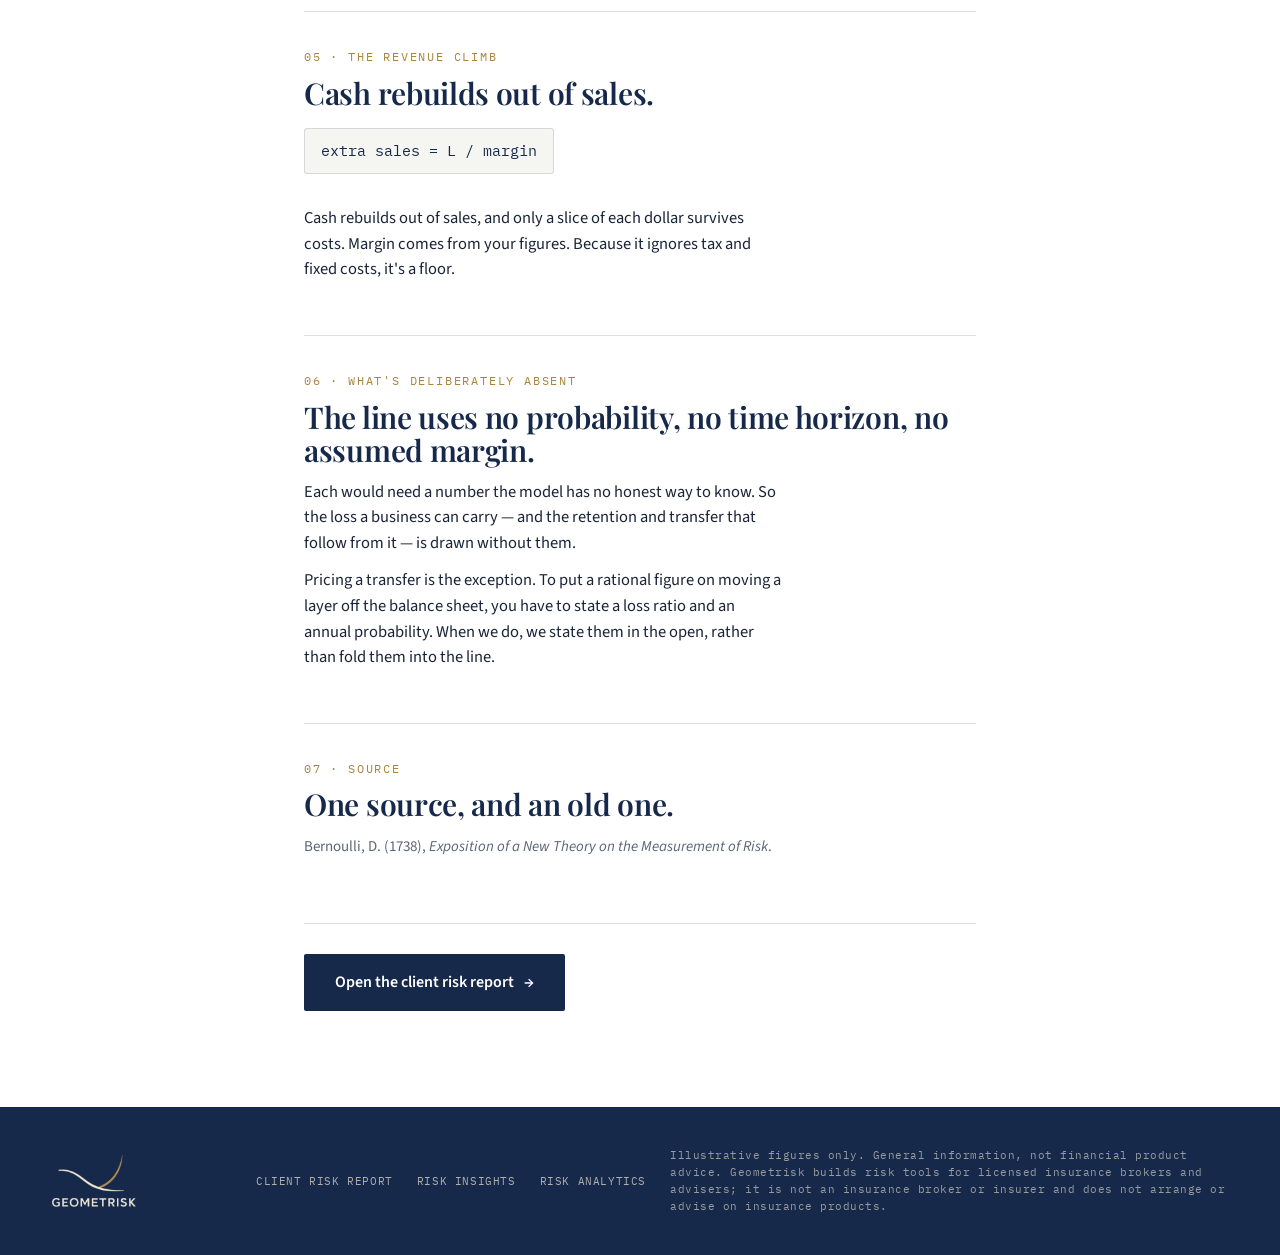
<file: methodology.html>
<!DOCTYPE html>
<html lang="en-AU">
<head>
<meta charset="UTF-8">
<meta name="viewport" content="width=device-width, initial-scale=1.0">
<title>Risk Insights · Geometrisk</title>
<meta name="description" content="The thinking behind Geometrisk's risk-tolerance model: surplus cash as the base, the cost of recovery, the felt cost of loss, and what the model deliberately leaves out. General information only, not financial product advice.">
<link rel="icon" type="image/png" href="assets/geometrisk-logo.png">
<link rel="preconnect" href="https://fonts.googleapis.com">
<link rel="preconnect" href="https://fonts.gstatic.com" crossorigin>
<link href="https://fonts.googleapis.com/css2?family=Playfair+Display:ital,wght@0,500;0,600;0,700;1,500;1,600&family=Source+Sans+3:wght@300;400;500;600&family=IBM+Plex+Mono:wght@400;500&display=swap" rel="stylesheet">
<style>
  :root{
    --navy:#16294A; --deep:#0E1D38; --navy-2:#5A7099;
    --gold:#A8843E; --gold-soft:#C9A85F;
    --cream:#F5F5F2; --cream-hi:#FFFFFF;
    --ink:#1A2438; --muted:#5C6577;
    --line:rgba(22,41,74,.14);
    --serif:'Playfair Display',Georgia,serif;
    --body:'Source Sans 3',system-ui,sans-serif;
    --mono:'IBM Plex Mono',ui-monospace,monospace;
  }
  *{box-sizing:border-box;margin:0;padding:0}
  html{scroll-behavior:smooth}
  body{font-family:var(--body);color:var(--ink);background:var(--cream-hi);
       -webkit-font-smoothing:antialiased;line-height:1.55}

  nav{position:relative;z-index:5;display:flex;align-items:center;
      justify-content:space-between;padding:26px 32px;max-width:1180px;margin:0 auto}
  .brand{display:flex;align-items:center;gap:14px}
  .brand .divider{width:2px;align-self:stretch;background:var(--line)}
  .brand .tagline{font-family:var(--body);font-weight:700;font-size:13px;letter-spacing:.2px;
                  text-transform:lowercase;line-height:1.25;color:var(--navy)}
  .brand .tagline .g{color:var(--gold)}
  .wordmark{text-decoration:none;display:flex;align-items:center}
  .wordmark .logoimg{height:64px;width:auto;display:block}
  .navlinks{display:flex;align-items:center;gap:30px}
  .navlinks a{font-family:var(--mono);font-size:12px;letter-spacing:.6px;text-transform:uppercase;
              color:var(--muted);text-decoration:none;transition:color .2s}
  .navlinks a:hover{color:var(--navy)}
  .navlinks a.here{color:var(--navy)}

  .page{max-width:720px;margin:0 auto;padding:44px 24px 96px}
  .eyebrow{font-family:var(--mono);font-size:12.5px;letter-spacing:2.4px;text-transform:uppercase;
           color:var(--gold);margin-bottom:20px}
  h1{font-family:var(--serif);font-weight:600;font-size:clamp(34px,5.4vw,54px);
     line-height:1.06;letter-spacing:-.5px;color:var(--navy);margin-bottom:16px}
  .lede{font-size:18px;color:var(--muted);max-width:56ch;margin-bottom:14px}

  .sec{margin-top:52px;padding-top:36px;border-top:1px solid var(--line)}
  .sec:first-of-type{margin-top:44px}
  .sec .num{font-family:var(--mono);font-size:12px;letter-spacing:1.8px;text-transform:uppercase;
            color:var(--gold);margin-bottom:10px}
  .sec h2{font-family:var(--serif);font-weight:600;font-size:clamp(23px,3vw,30px);
          line-height:1.12;letter-spacing:-.3px;color:var(--navy);margin-bottom:12px}
  .sec p{font-size:16.5px;color:var(--ink);max-width:60ch;margin-bottom:12px}
  .sec p.soft{color:var(--muted)}
  .sec .formula{font-family:var(--mono);font-size:15px;color:var(--navy);background:var(--cream);
                border:1px solid var(--line);border-radius:3px;display:inline-block;
                padding:10px 16px;margin:6px 0 12px;overflow-x:auto;max-width:100%}
  .sec cite{font-style:normal;font-size:15px;color:var(--muted)}

  .backrow{margin-top:64px;padding-top:30px;border-top:1px solid var(--line)}
  .cta{display:inline-flex;align-items:center;gap:10px;font-family:var(--body);font-weight:600;
       font-size:16px;padding:15px 30px;border-radius:2px;text-decoration:none;cursor:pointer;
       border:1px solid transparent;transition:all .22s ease}
  .cta .arw{transition:transform .22s ease}
  .cta:hover .arw{transform:translateX(4px)}
  .cta.solid{background:var(--navy);color:var(--cream-hi)}
  .cta.solid:hover{background:var(--deep)}

  footer{background:var(--navy);color:rgba(241,232,214,.6);padding:40px 32px}
  .foot{max-width:1180px;margin:0 auto;display:flex;align-items:center;
        justify-content:space-between;gap:24px;flex-wrap:wrap}
  .foot .fmark{display:flex;align-items:center;text-decoration:none}
  .foot .fmark img{height:56px;width:auto;display:block}
  .foot .fright{display:flex;align-items:center;gap:24px;flex-wrap:wrap}
  .foot .fabout{font-family:var(--mono);font-size:11px;letter-spacing:.6px;text-transform:uppercase;
                color:rgba(241,232,214,.7);text-decoration:none;transition:color .2s}
  .foot .fabout:hover{color:#fff}
  .foot .disc{font-family:var(--mono);font-size:11px;letter-spacing:.5px;max-width:560px}

  a:focus-visible,.cta:focus-visible{outline:2px solid var(--gold);outline-offset:3px;border-radius:2px}
  @media (prefers-reduced-motion:reduce){ html{scroll-behavior:auto} }
  @media (max-width:860px){
    .navlinks{display:none}
    .page{padding:32px 20px 72px}
  }
</style>
</head>
<body>

<nav>
  <div class="brand">
    <a class="wordmark" href="index.html">
      <img class="logoimg" src="assets/geometrisk-logo.png" alt="Geometrisk">
    </a>
    <div class="divider"></div>
    <div class="tagline">risks<br><span class="g">that</span><br>matter</div>
    <span class="beta" style="font-family:var(--mono),ui-monospace,monospace;font-size:10px;letter-spacing:.14em;text-transform:uppercase;color:var(--gold);border:1px solid var(--gold);border-radius:100px;padding:3px 9px;line-height:1;white-space:nowrap;align-self:center">Beta</span>
  </div>
  <div class="navlinks">
    <a href="index.html#tools">Tools</a>
    <a href="methodology.html">Insights</a>
    <a href="about.html">About</a>
  </div>
</nav>

<main class="page">
  <div class="eyebrow">Risk Insights</div>
  <h1>How this works</h1>
  <p class="lede">The model behind the tools, in plain language. Seven short sections, one idea each &mdash; enough to defend a number in front of a client.</p>

  <section class="sec">
    <div class="num">01 · The idea</div>
    <h2>Insurers average. Businesses can't.</h2>
    <p>Insurers price risk arithmetically &mdash; the law of large numbers works across thousands of policies. A single business can't. It faces one path, once. That gap is where this sits.</p>
  </section>

  <section class="sec">
    <div class="num">02 · The base</div>
    <h2>Surplus cash is the base.</h2>
    <p><span class="formula">W = surplus cash</span></p>
    <p>The only asset that reliably absorbs a loss. Property and equipment are excluded, because the event that destroys them is often the one you'd need them to absorb.</p>
  </section>

  <section class="sec">
    <div class="num">03 · The climb</div>
    <h2>Recovery gets steeper, then vertical.</h2>
    <p><span class="formula">climb = L / (W &minus; L)</span></p>
    <p>To recover a loss L from a base W, what's left must grow by L / (W &minus; L). Lose 10%, grow 11%. Lose half, it must double. Lose 90%, it must grow tenfold. The cost of recovery curves, then goes vertical.</p>
  </section>

  <section class="sec">
    <div class="num">04 · The felt cost</div>
    <h2>Money's value depends on how much you have.</h2>
    <p><span class="formula">felt cost = ln(W / (W &minus; L))</span></p>
    <p>Bernoulli, 1738: money's value is its usefulness, which depends on how much you already have. As L approaches W, the felt cost tends to infinity.</p>
  </section>

  <section class="sec">
    <div class="num">05 · The revenue climb</div>
    <h2>Cash rebuilds out of sales.</h2>
    <p><span class="formula">extra sales = L / margin</span></p>
    <p>Cash rebuilds out of sales, and only a slice of each dollar survives costs. Margin comes from your figures. Because it ignores tax and fixed costs, it's a floor.</p>
  </section>

  <section class="sec">
    <div class="num">06 · What's deliberately absent</div>
    <h2>The line uses no probability, no time horizon, no assumed margin.</h2>
    <p>Each would need a number the model has no honest way to know. So the loss a business can carry &mdash; and the retention and transfer that follow from it &mdash; is drawn without them.</p>
    <p>Pricing a transfer is the exception. To put a rational figure on moving a layer off the balance sheet, you have to state a loss ratio and an annual probability. When we do, we state them in the open, rather than fold them into the line.</p>
  </section>

  <section class="sec">
    <div class="num">07 · Source</div>
    <h2>One source, and an old one.</h2>
    <p><cite>Bernoulli, D. (1738), <em>Exposition of a New Theory on the Measurement of Risk</em>.</cite></p>
  </section>

  <div class="backrow">
    <a class="cta solid" href="broker-report.html">Open the client risk report <span class="arw">&rarr;</span></a>
  </div>
</main>

<footer>
  <div class="foot">
    <a class="fmark" href="index.html" aria-label="Geometrisk">
      <img src="assets/geometrisk-logo-light.png" alt="Geometrisk">
    </a>
    <div class="fright">
    <a class="fabout" href="broker-report.html">Client risk report</a>
    <a class="fabout" href="methodology.html">Risk Insights</a>
    <a class="fabout" href="find-your-line.html">Risk Analytics</a>
    <div class="disc">Illustrative figures only. General information, not financial product advice. Geometrisk builds risk tools for licensed insurance brokers and advisers; it is not an insurance broker or insurer and does not arrange or advise on insurance products.</div>
    </div>
  </div>
</footer>

</body>
</html>
</file>
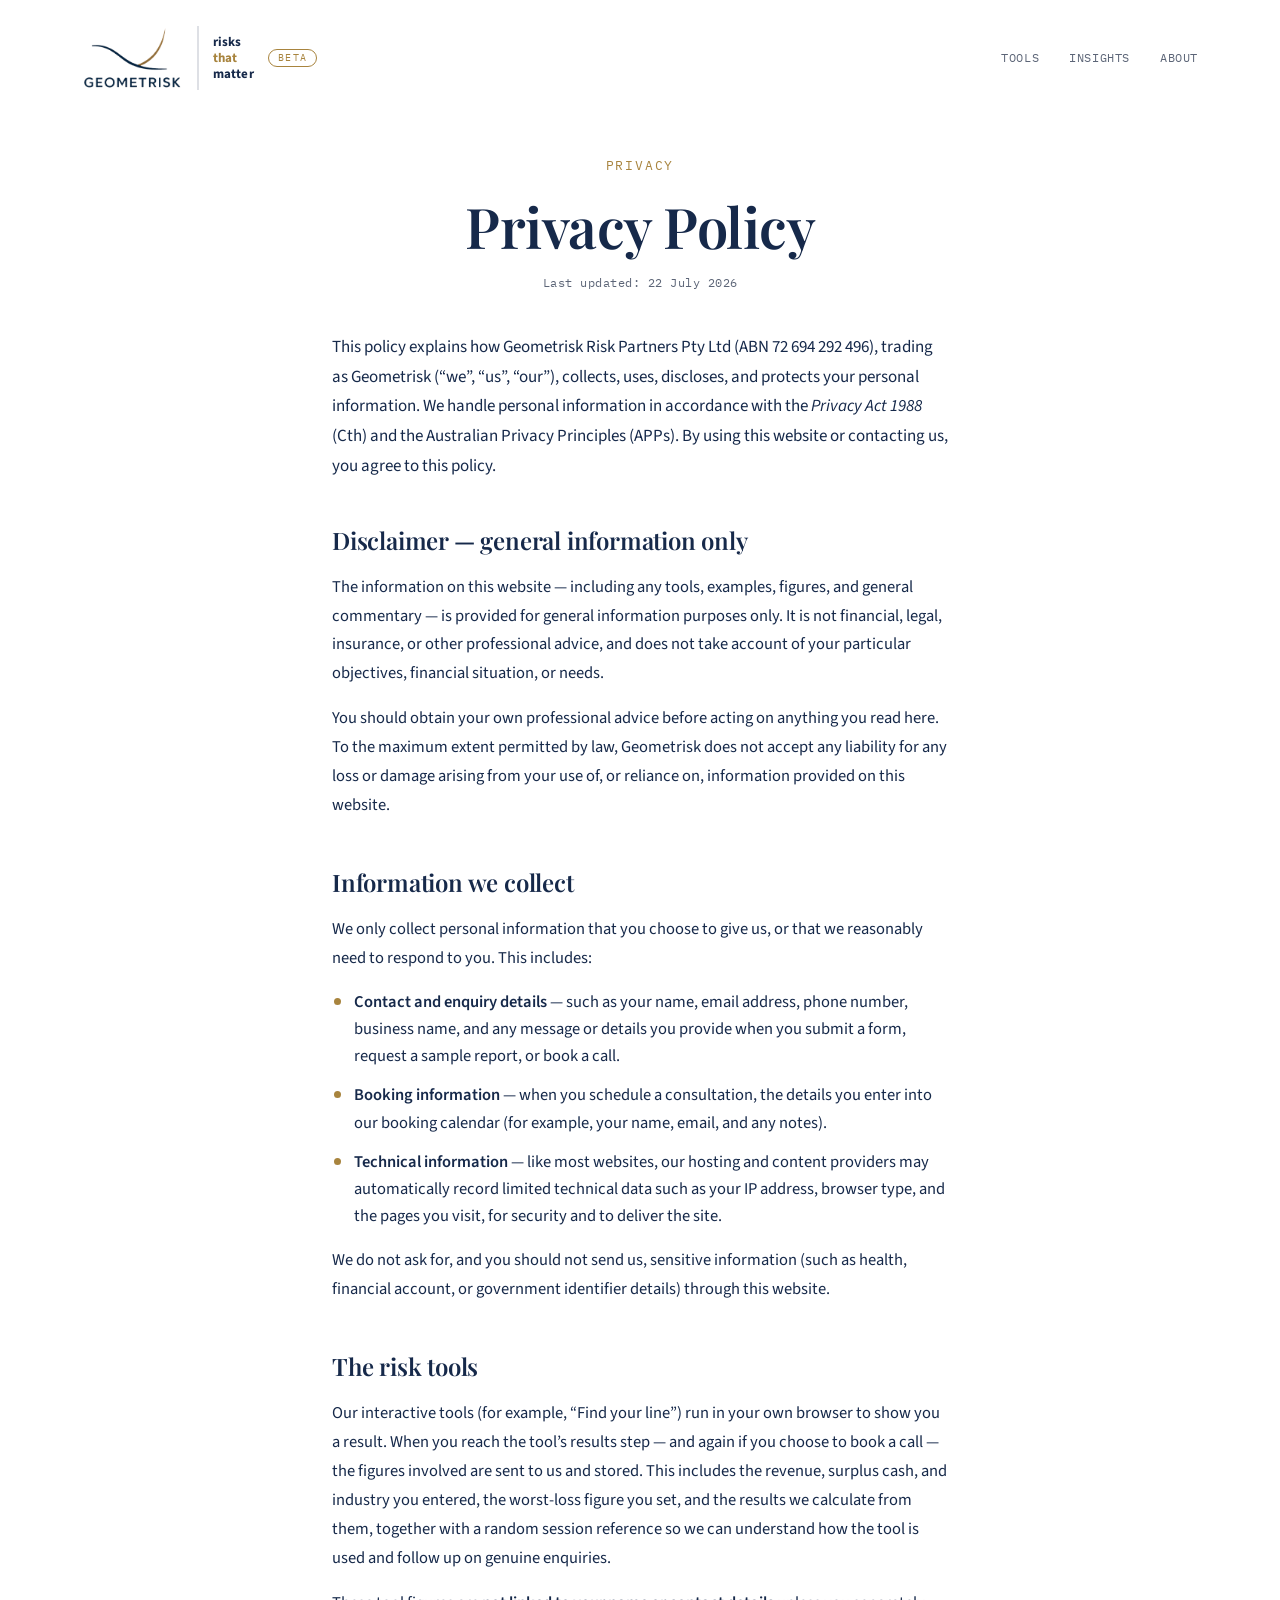
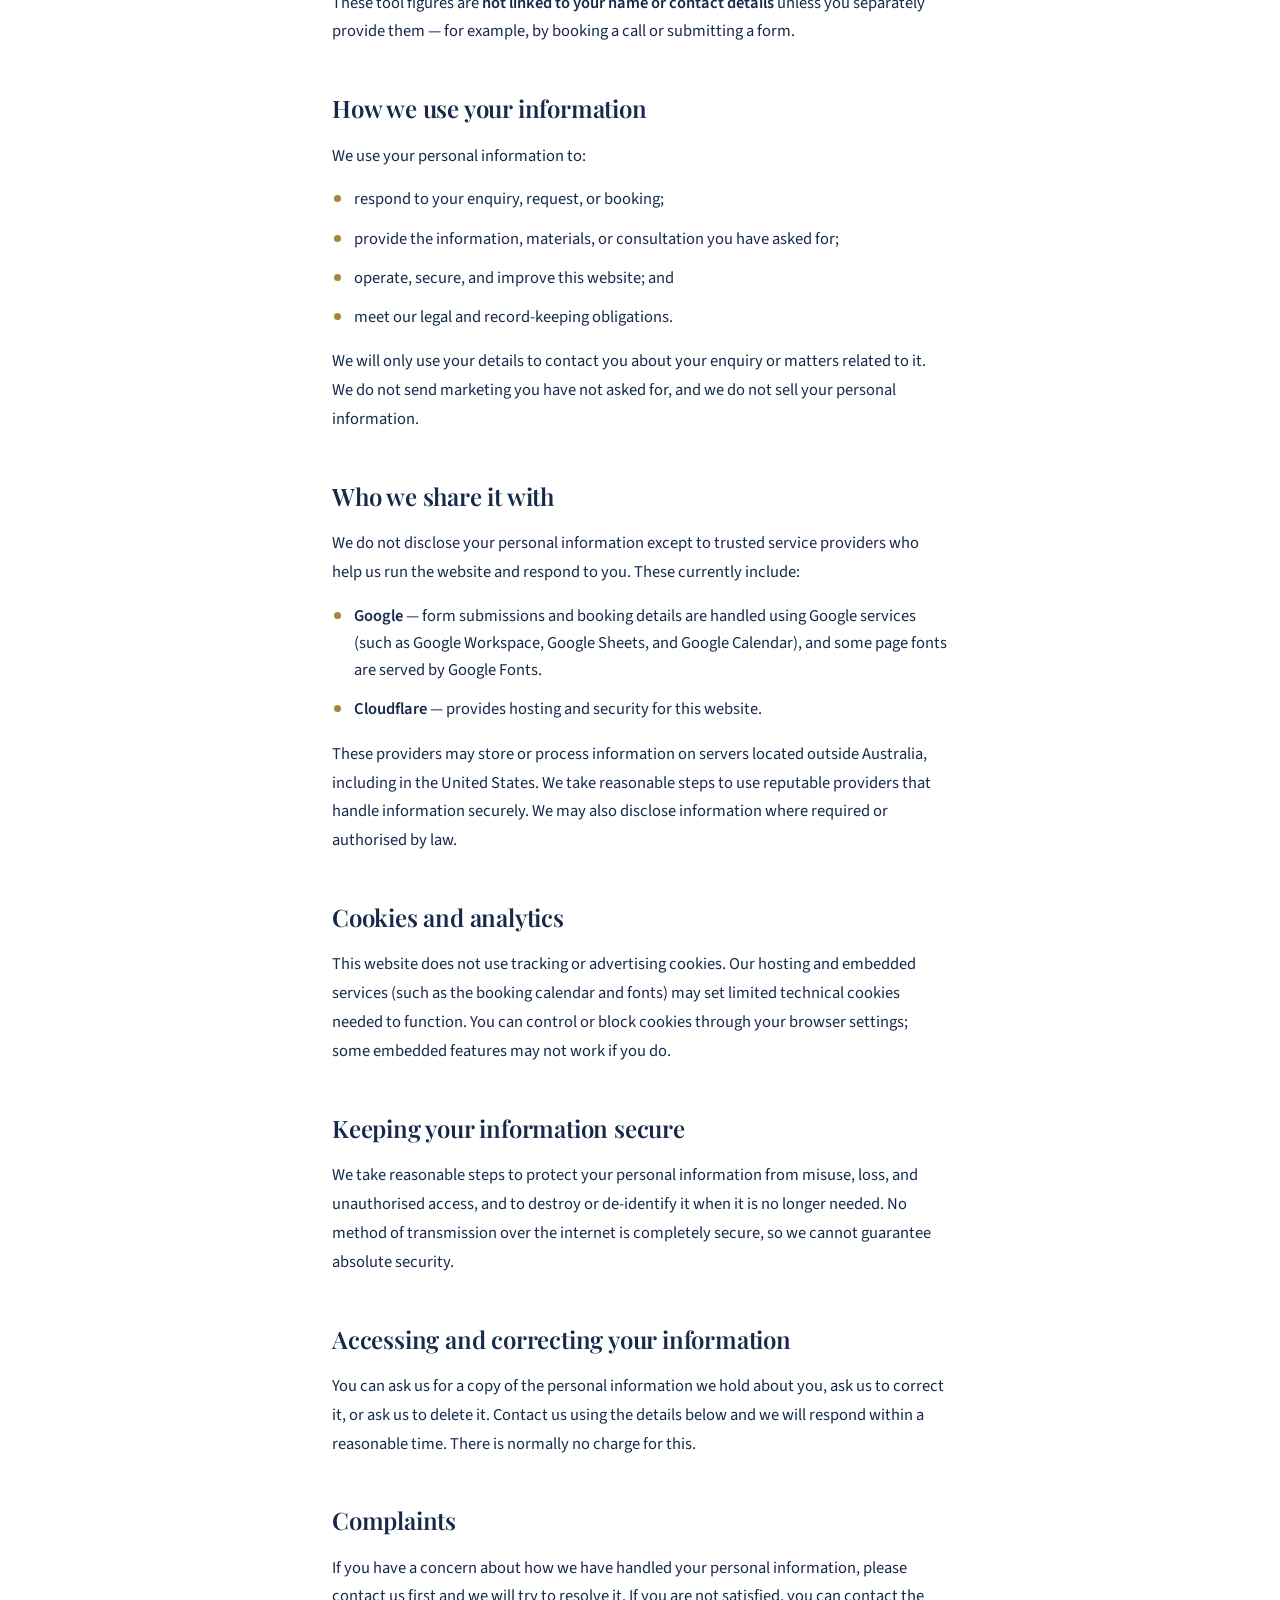
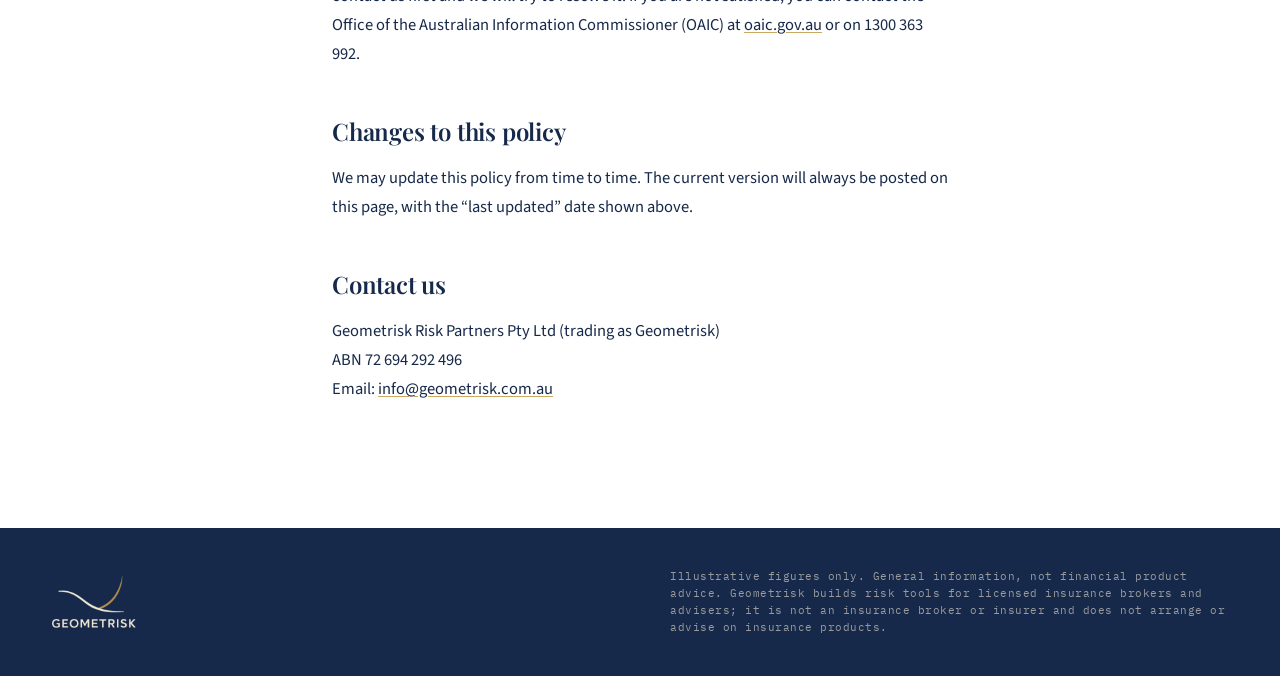
<file: privacy.html>
<!DOCTYPE html>
<html lang="en-AU">
<head>
<meta charset="UTF-8">
<meta name="viewport" content="width=device-width, initial-scale=1.0">
<title>Privacy Policy · Geometrisk</title>
<meta name="description" content="How Geometrisk collects, uses, and protects your personal information. General information only, not advice.">
<link rel="icon" type="image/png" href="assets/geometrisk-logo.png">
<link rel="preconnect" href="https://fonts.googleapis.com">
<link rel="preconnect" href="https://fonts.gstatic.com" crossorigin>
<link href="https://fonts.googleapis.com/css2?family=Playfair+Display:ital,wght@0,500;0,600;0,700;1,500;1,600&family=Source+Sans+3:wght@300;400;500;600&family=IBM+Plex+Mono:wght@400;500&display=swap" rel="stylesheet">
<style>
  :root{
    --navy:#16294A; --deep:#0E1D38; --navy-2:#5A7099;
    --gold:#A8843E; --gold-soft:#C9A85F;
    --cream:#F5F5F2; --cream-hi:#FFFFFF;
    --ink:#1A2438; --muted:#5C6577;
    --line:rgba(22,41,74,.14);
    --serif:'Playfair Display',Georgia,serif;
    --body:'Source Sans 3',system-ui,sans-serif;
    --mono:'IBM Plex Mono',ui-monospace,monospace;
  }
  *{box-sizing:border-box;margin:0;padding:0}
  html{scroll-behavior:smooth}
  body{font-family:var(--body);color:var(--ink);background:var(--cream-hi);
       -webkit-font-smoothing:antialiased;line-height:1.55}

  nav{position:relative;z-index:5;display:flex;align-items:center;
      justify-content:space-between;padding:26px 32px;max-width:1180px;margin:0 auto}
  .brand{display:flex;align-items:center;gap:14px}
  .wordmark{text-decoration:none;display:flex;align-items:center}
  .wordmark .logoimg{height:64px;width:auto;display:block}
  .brand .divider{width:2px;align-self:stretch;background:var(--line)}
  .brand .tagline{font-family:var(--body);font-weight:700;font-size:13px;letter-spacing:.2px;
                  text-transform:lowercase;line-height:1.25;color:var(--navy)}
  .brand .tagline .g{color:var(--gold)}
  .navlinks{display:flex;align-items:center;gap:30px}
  .navlinks a{font-family:var(--mono);font-size:12px;letter-spacing:.6px;text-transform:uppercase;
              color:var(--muted);text-decoration:none;transition:color .2s}
  .navlinks a:hover{color:var(--navy)}
  .navlinks a.here{color:var(--navy)}

  header.hero{padding:40px 32px 40px;max-width:820px;margin:0 auto;text-align:center}
  .eyebrow{font-family:var(--mono);font-size:12.5px;letter-spacing:1.8px;text-transform:uppercase;
           color:var(--gold);margin-bottom:22px}
  h1{font-family:var(--serif);font-weight:600;font-size:clamp(34px,5vw,56px);
     line-height:1.05;letter-spacing:-.5px;color:var(--navy);margin:0 auto 18px}
  .updated{font-family:var(--mono);font-size:12px;letter-spacing:.5px;color:var(--muted)}

  main{padding:0 0 80px}
  .page{max-width:680px;margin:0 auto;padding:0 32px}
  .intro-p{font-size:17px;line-height:1.75;color:var(--navy);margin:0 0 40px}
  .sec{margin-bottom:44px}
  .sec h2{font-family:var(--serif);font-weight:600;font-size:24px;letter-spacing:-.2px;
          color:var(--navy);margin:0 0 14px}
  .sec p{font-size:16.5px;line-height:1.75;color:var(--navy);margin:0 0 16px}
  .sec p:last-child{margin-bottom:0}
  .sec ul{list-style:none;margin:0 0 16px;padding:0}
  .sec li{position:relative;padding-left:22px;margin-bottom:12px;font-size:16.5px;
          line-height:1.65;color:var(--navy)}
  .sec li:last-child{margin-bottom:0}
  .sec li::before{content:"";position:absolute;left:2px;top:9px;width:7px;height:7px;
                  background:var(--gold);border-radius:50%}
  .sec a{color:var(--navy);text-decoration:underline;text-decoration-color:var(--gold-soft);
         text-underline-offset:2px}
  .sec a:hover{text-decoration-color:var(--navy)}
  .sec strong{font-weight:600}
  .placeholder{color:var(--gold);font-weight:600}

  footer{background:var(--navy);color:rgba(241,232,214,.6);padding:40px 32px}
  .foot{max-width:1180px;margin:0 auto;display:flex;align-items:center;
        justify-content:space-between;gap:24px;flex-wrap:wrap}
  .foot .fmark{display:flex;align-items:center;text-decoration:none}
  .foot .fmark img{height:56px;width:auto;display:block}
  .foot .disc{font-family:var(--mono);font-size:11px;letter-spacing:.5px;max-width:560px}

  a:focus-visible{outline:2px solid var(--gold);outline-offset:3px;border-radius:2px}
  @media (prefers-reduced-motion:reduce){ html{scroll-behavior:auto} }
  @media (max-width:860px){
    .navlinks{display:none}
    .page{padding:0 20px}
  }
</style>
</head>
<body>

<nav>
  <div class="brand">
    <a class="wordmark" href="index.html">
      <img class="logoimg" src="assets/geometrisk-logo.png" alt="Geometrisk">
    </a>
    <div class="divider"></div>
    <div class="tagline">risks<br><span class="g">that</span><br>matter</div>
    <span class="beta" style="font-family:var(--mono),ui-monospace,monospace;font-size:10px;letter-spacing:.14em;text-transform:uppercase;color:var(--gold);border:1px solid var(--gold);border-radius:100px;padding:3px 9px;line-height:1;white-space:nowrap;align-self:center">Beta</span>
  </div>
  <div class="navlinks">
    <a href="index.html#tools">Tools</a>
    <a href="methodology.html">Insights</a>
    <a href="about.html">About</a>
  </div>
</nav>

<header class="hero">
  <div class="eyebrow">Privacy</div>
  <h1>Privacy Policy</h1>
  <div class="updated">Last updated: 22 July 2026</div>
</header>

<main>
  <div class="page">
    <p class="intro-p">This policy explains how Geometrisk Risk Partners Pty Ltd (ABN 72 694 292 496), trading as Geometrisk (&ldquo;we&rdquo;, &ldquo;us&rdquo;, &ldquo;our&rdquo;), collects, uses, discloses, and protects your personal information. We handle personal information in accordance with the <em>Privacy Act 1988</em> (Cth) and the Australian Privacy Principles (APPs). By using this website or contacting us, you agree to this policy.</p>

    <section class="sec">
      <h2>Disclaimer &mdash; general information only</h2>
      <p>The information on this website &mdash; including any tools, examples, figures, and general commentary &mdash; is provided for general information purposes only. It is not financial, legal, insurance, or other professional advice, and does not take account of your particular objectives, financial situation, or needs.</p>
      <p>You should obtain your own professional advice before acting on anything you read here. To the maximum extent permitted by law, Geometrisk does not accept any liability for any loss or damage arising from your use of, or reliance on, information provided on this website.</p>
    </section>

    <section class="sec">
      <h2>Information we collect</h2>
      <p>We only collect personal information that you choose to give us, or that we reasonably need to respond to you. This includes:</p>
      <ul>
        <li><strong>Contact and enquiry details</strong> &mdash; such as your name, email address, phone number, business name, and any message or details you provide when you submit a form, request a sample report, or book a call.</li>
        <li><strong>Booking information</strong> &mdash; when you schedule a consultation, the details you enter into our booking calendar (for example, your name, email, and any notes).</li>
        <li><strong>Technical information</strong> &mdash; like most websites, our hosting and content providers may automatically record limited technical data such as your IP address, browser type, and the pages you visit, for security and to deliver the site.</li>
      </ul>
      <p>We do not ask for, and you should not send us, sensitive information (such as health, financial account, or government identifier details) through this website.</p>
    </section>

    <section class="sec">
      <h2>The risk tools</h2>
      <p>Our interactive tools (for example, &ldquo;Find your line&rdquo;) run in your own browser to show you a result. When you reach the tool&rsquo;s results step &mdash; and again if you choose to book a call &mdash; the figures involved are sent to us and stored. This includes the revenue, surplus cash, and industry you entered, the worst-loss figure you set, and the results we calculate from them, together with a random session reference so we can understand how the tool is used and follow up on genuine enquiries.</p>
      <p>These tool figures are <strong>not linked to your name or contact details</strong> unless you separately provide them &mdash; for example, by booking a call or submitting a form.</p>
    </section>

    <section class="sec">
      <h2>How we use your information</h2>
      <p>We use your personal information to:</p>
      <ul>
        <li>respond to your enquiry, request, or booking;</li>
        <li>provide the information, materials, or consultation you have asked for;</li>
        <li>operate, secure, and improve this website; and</li>
        <li>meet our legal and record-keeping obligations.</li>
      </ul>
      <p>We will only use your details to contact you about your enquiry or matters related to it. We do not send marketing you have not asked for, and we do not sell your personal information.</p>
    </section>

    <section class="sec">
      <h2>Who we share it with</h2>
      <p>We do not disclose your personal information except to trusted service providers who help us run the website and respond to you. These currently include:</p>
      <ul>
        <li><strong>Google</strong> &mdash; form submissions and booking details are handled using Google services (such as Google Workspace, Google Sheets, and Google Calendar), and some page fonts are served by Google Fonts.</li>
        <li><strong>Cloudflare</strong> &mdash; provides hosting and security for this website.</li>
      </ul>
      <p>These providers may store or process information on servers located outside Australia, including in the United States. We take reasonable steps to use reputable providers that handle information securely. We may also disclose information where required or authorised by law.</p>
    </section>

    <section class="sec">
      <h2>Cookies and analytics</h2>
      <p>This website does not use tracking or advertising cookies. Our hosting and embedded services (such as the booking calendar and fonts) may set limited technical cookies needed to function. You can control or block cookies through your browser settings; some embedded features may not work if you do.</p>
    </section>

    <section class="sec">
      <h2>Keeping your information secure</h2>
      <p>We take reasonable steps to protect your personal information from misuse, loss, and unauthorised access, and to destroy or de-identify it when it is no longer needed. No method of transmission over the internet is completely secure, so we cannot guarantee absolute security.</p>
    </section>

    <section class="sec">
      <h2>Accessing and correcting your information</h2>
      <p>You can ask us for a copy of the personal information we hold about you, ask us to correct it, or ask us to delete it. Contact us using the details below and we will respond within a reasonable time. There is normally no charge for this.</p>
    </section>

    <section class="sec">
      <h2>Complaints</h2>
      <p>If you have a concern about how we have handled your personal information, please contact us first and we will try to resolve it. If you are not satisfied, you can contact the Office of the Australian Information Commissioner (OAIC) at <a href="https://www.oaic.gov.au" target="_blank" rel="noopener">oaic.gov.au</a> or on 1300 363 992.</p>
    </section>

    <section class="sec">
      <h2>Changes to this policy</h2>
      <p>We may update this policy from time to time. The current version will always be posted on this page, with the &ldquo;last updated&rdquo; date shown above.</p>
    </section>

    <section class="sec">
      <h2>Contact us</h2>
      <p>
        Geometrisk Risk Partners Pty Ltd (trading as Geometrisk)<br>
        ABN 72 694 292 496<br>
        Email: <a href="mailto:info@geometrisk.com.au">info@geometrisk.com.au</a>
      </p>
    </section>
  </div>
</main>

<footer>
  <div class="foot">
    <a class="fmark" href="index.html" aria-label="Geometrisk">
      <img src="assets/geometrisk-logo-light.png" alt="Geometrisk">
    </a>
    <div class="disc">Illustrative figures only. General information, not financial product advice. Geometrisk builds risk tools for licensed insurance brokers and advisers; it is not an insurance broker or insurer and does not arrange or advise on insurance products.</div>
  </div>
</footer>

</body>
</html>
</file>
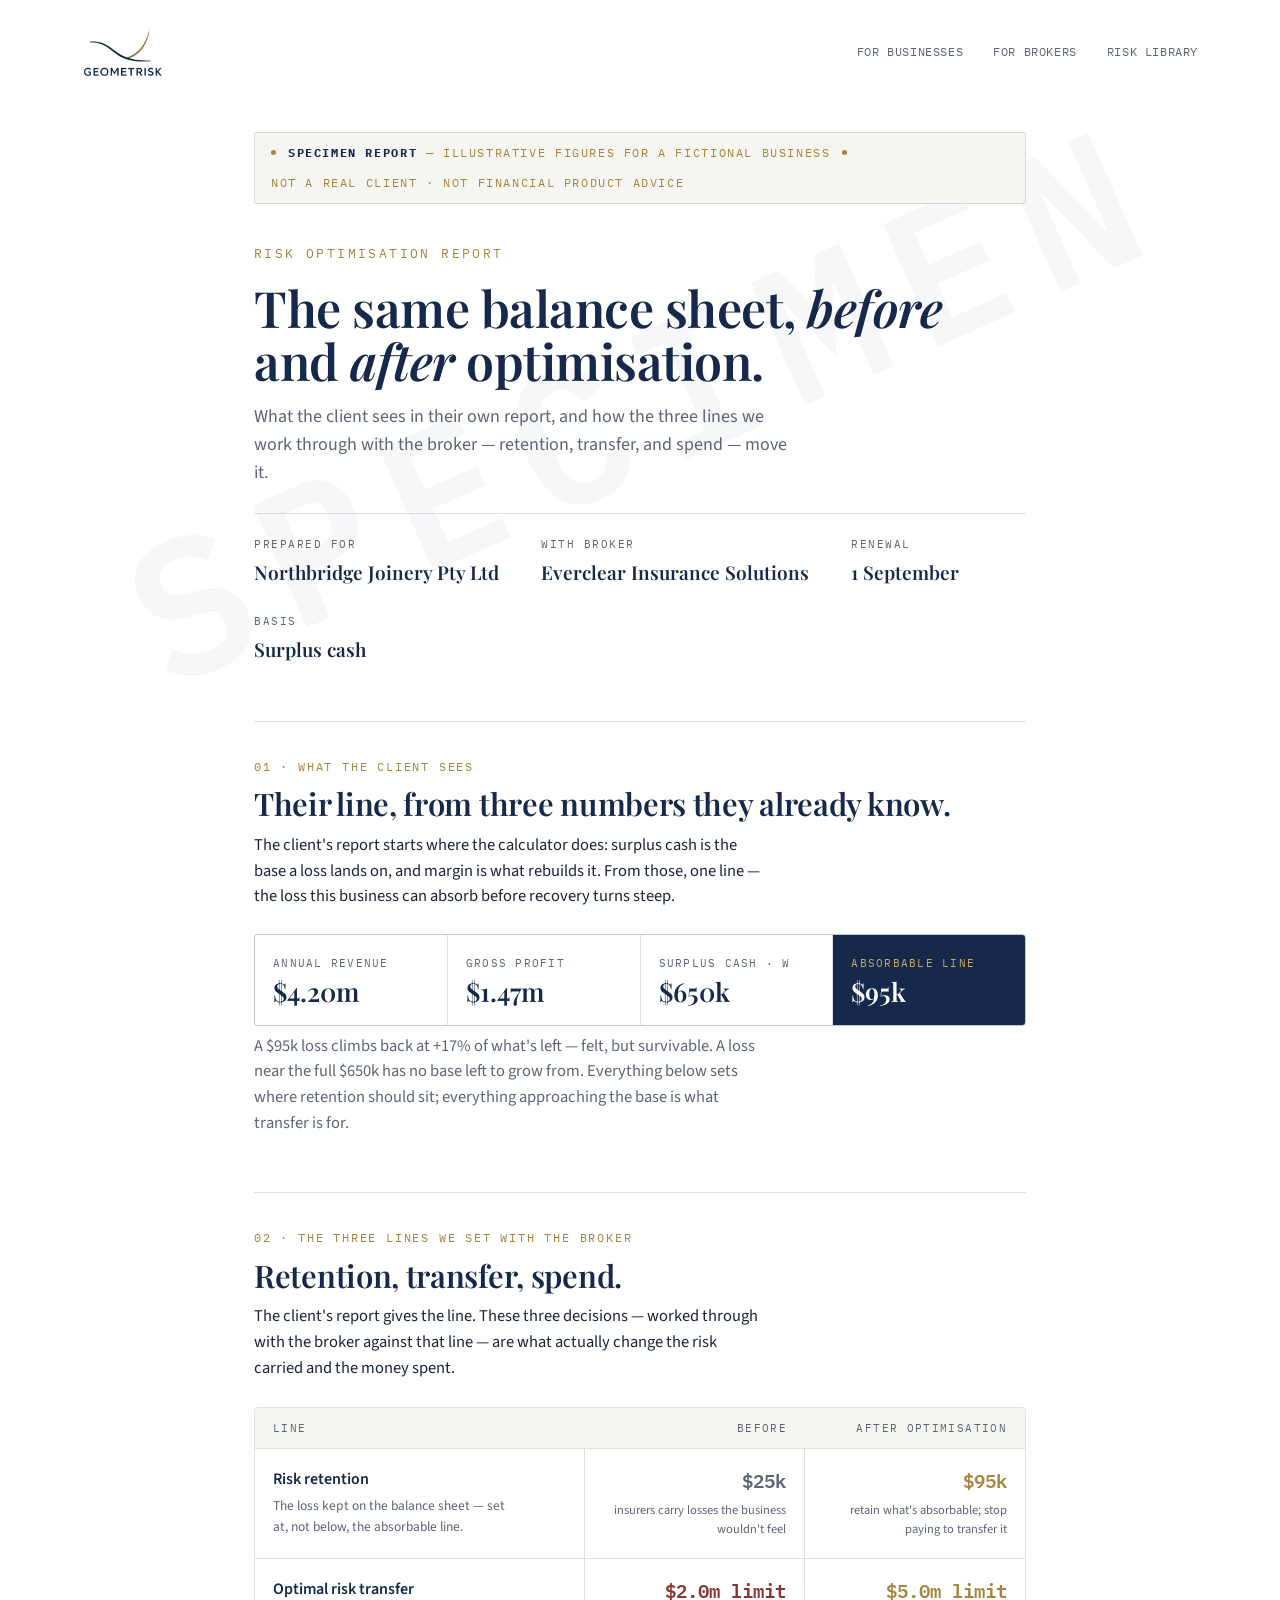
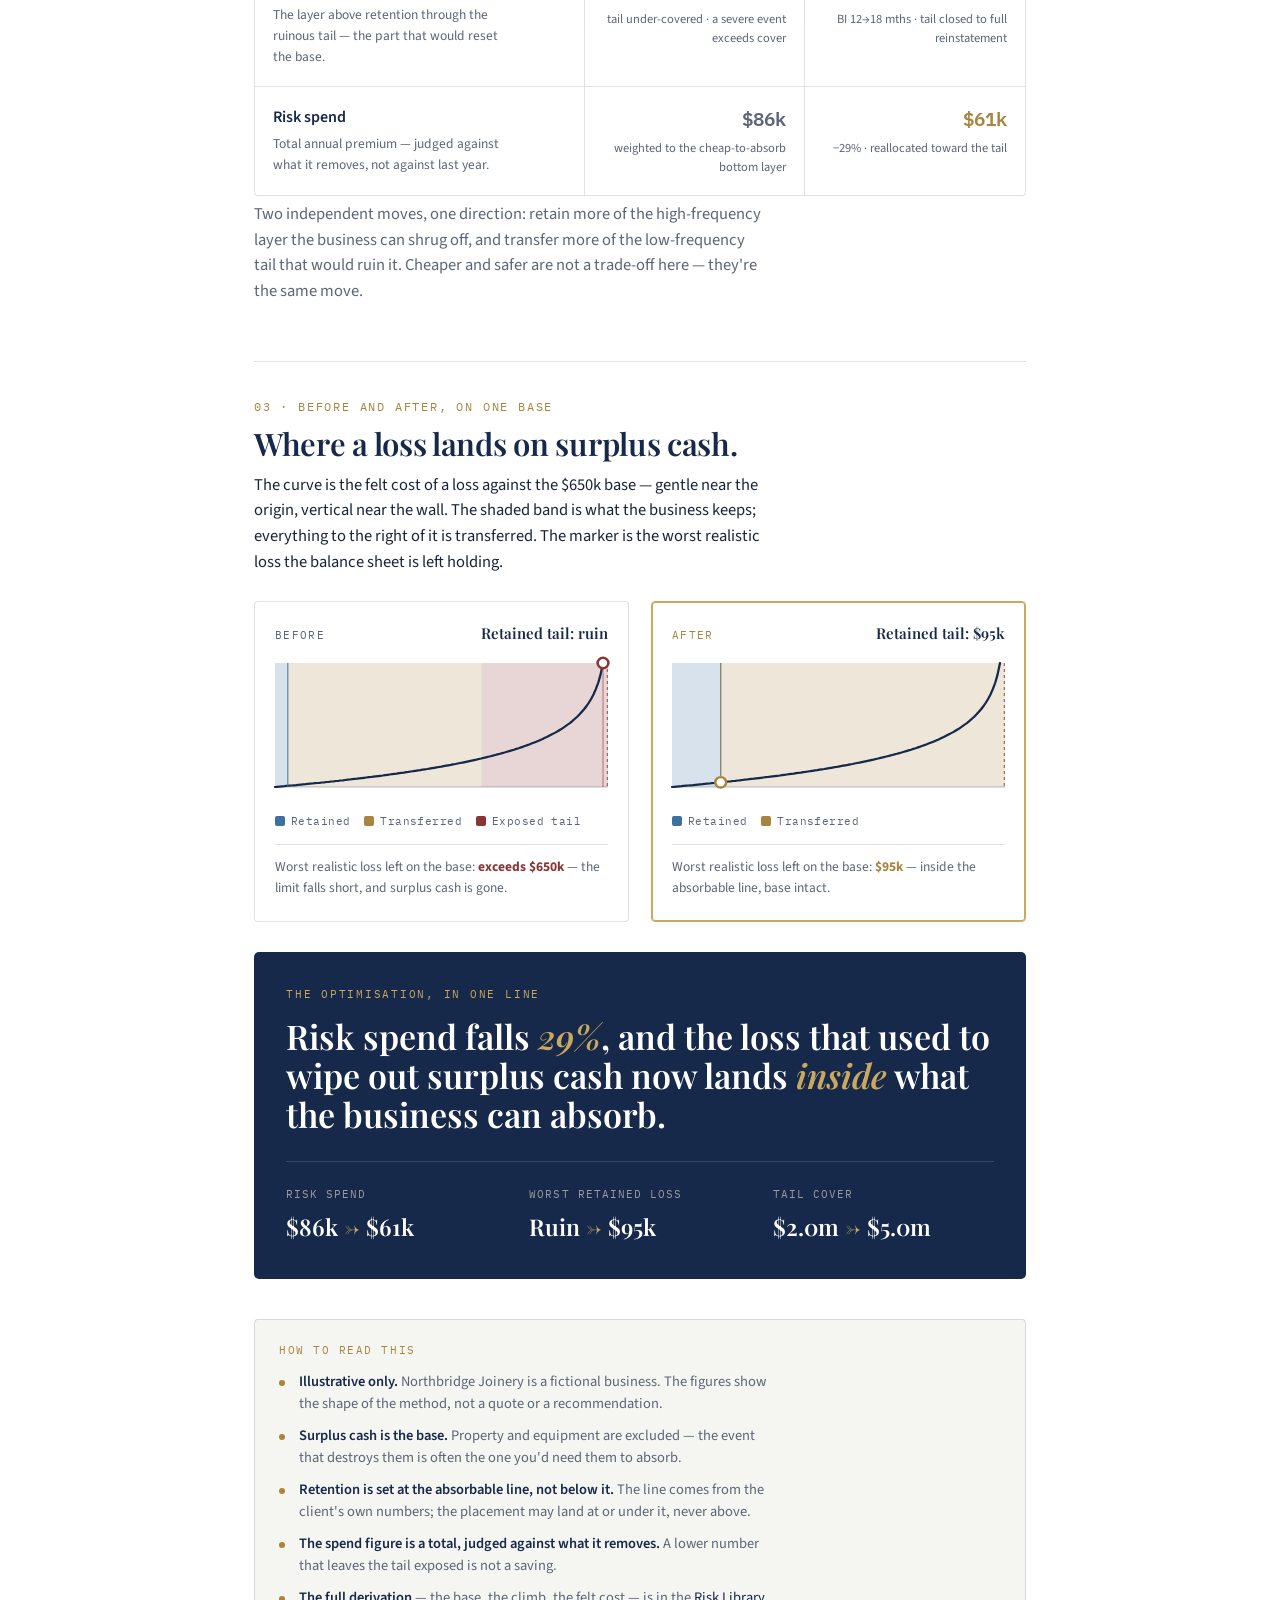
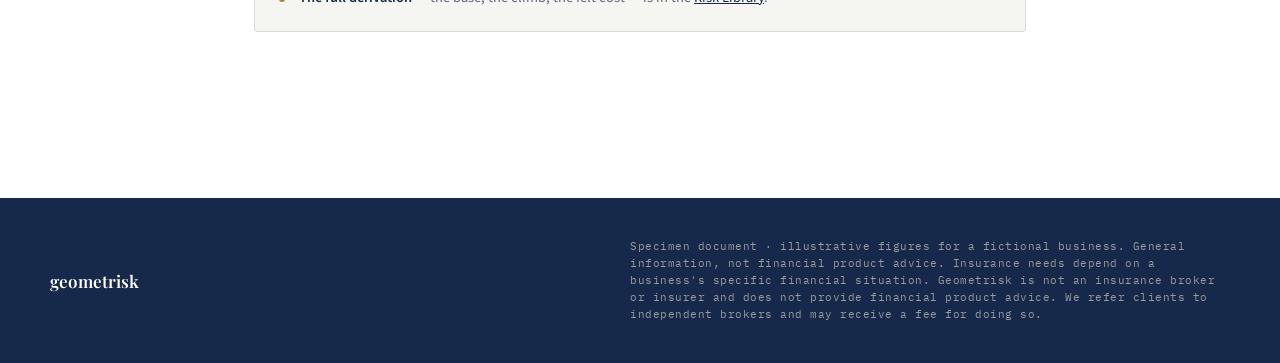
<file: risk-optimisation-report.html>
<!DOCTYPE html>
<html lang="en-AU">
<head>
<meta charset="UTF-8">
<meta name="viewport" content="width=device-width, initial-scale=1.0">
<title>Risk Optimisation Report (specimen) · Geometrisk</title>
<meta name="description" content="Specimen risk optimisation report. Shows a client's risk profile before and after optimisation, and the three lines calculated with the broker: risk retention, optimal risk transfer, and risk spend. Illustrative figures only, not financial product advice.">
<meta name="robots" content="noindex, nofollow">
<link rel="icon" type="image/png" href="assets/geometrisk-logo.png">
<link rel="preconnect" href="https://fonts.googleapis.com">
<link rel="preconnect" href="https://fonts.gstatic.com" crossorigin>
<link href="https://fonts.googleapis.com/css2?family=Playfair+Display:ital,wght@0,500;0,600;0,700;1,500;1,600&family=Source+Sans+3:wght@300;400;500;600&family=IBM+Plex+Mono:wght@400;500;600&display=swap" rel="stylesheet">
<style>
  :root{
    --navy:#16294A; --deep:#0E1D38; --navy-2:#5A7099;
    --gold:#A8843E; --gold-soft:#C9A85F;
    --cream:#F5F5F2; --cream-hi:#FFFFFF;
    --ink:#1A2438; --muted:#5C6577;
    --line:rgba(22,41,74,.14);
    --z-abs:#3d6fa0;      /* absorbable / retained */
    --z-good:#A8843E;     /* optimised */
    --z-ruin:#8a3535;     /* ruinous tail */
    --serif:'Playfair Display',Georgia,serif;
    --body:'Source Sans 3',system-ui,sans-serif;
    --mono:'IBM Plex Mono',ui-monospace,monospace;
  }
  *{box-sizing:border-box;margin:0;padding:0}
  html{scroll-behavior:smooth}
  body{font-family:var(--body);color:var(--ink);background:var(--cream-hi);
       -webkit-font-smoothing:antialiased;line-height:1.55}

  /* specimen watermark */
  .stamp{position:fixed;inset:0;z-index:0;pointer-events:none;overflow:hidden}
  .stamp span{position:absolute;top:44%;left:50%;transform:translate(-50%,-50%) rotate(-24deg);
       font-family:var(--mono);font-size:15vw;letter-spacing:.12em;color:rgba(22,41,74,.035);
       white-space:nowrap;font-weight:600;text-transform:uppercase}

  nav{position:relative;z-index:5;display:flex;align-items:center;
      justify-content:space-between;padding:26px 32px;max-width:1180px;margin:0 auto}
  .wordmark{text-decoration:none;display:flex;align-items:center}
  .wordmark .logoimg{height:52px;width:auto;display:block}
  .navlinks{display:flex;align-items:center;gap:30px}
  .navlinks a{font-family:var(--mono);font-size:12px;letter-spacing:.6px;text-transform:uppercase;
              color:var(--muted);text-decoration:none;transition:color .2s}
  .navlinks a:hover{color:var(--navy)}

  .page{position:relative;z-index:1;max-width:820px;margin:0 auto;padding:20px 24px 96px}

  .specband{display:flex;align-items:center;gap:12px;flex-wrap:wrap;
       font-family:var(--mono);font-size:11.5px;letter-spacing:.14em;text-transform:uppercase;
       color:var(--gold);border:1px solid var(--line);border-radius:3px;
       padding:11px 16px;margin:8px 0 40px;background:var(--cream)}
  .specband b{color:var(--navy)}
  .specband .dot{width:5px;height:5px;border-radius:50%;background:var(--gold);flex-shrink:0}

  .eyebrow{font-family:var(--mono);font-size:12.5px;letter-spacing:2.4px;text-transform:uppercase;
           color:var(--gold);margin-bottom:18px}
  h1{font-family:var(--serif);font-weight:600;font-size:clamp(32px,5vw,50px);
     line-height:1.06;letter-spacing:-.5px;color:var(--navy);margin-bottom:16px}
  h1 .em{font-style:italic}
  .lede{font-size:18px;color:var(--muted);max-width:60ch;margin-bottom:8px}

  .metastrip{display:flex;flex-wrap:wrap;gap:26px 42px;margin-top:26px;padding-top:22px;border-top:1px solid var(--line)}
  .metastrip div{min-width:120px}
  .metastrip .ml{font-family:var(--mono);font-size:11px;letter-spacing:.14em;text-transform:uppercase;color:var(--muted);margin-bottom:5px}
  .metastrip .mv{font-family:var(--serif);font-size:19px;color:var(--navy);font-weight:600}

  .sec{margin-top:56px;padding-top:36px;border-top:1px solid var(--line)}
  .sec .num{font-family:var(--mono);font-size:12px;letter-spacing:1.8px;text-transform:uppercase;color:var(--gold);margin-bottom:10px}
  .sec h2{font-family:var(--serif);font-weight:600;font-size:clamp(23px,3vw,31px);line-height:1.12;letter-spacing:-.3px;color:var(--navy);margin-bottom:12px}
  .sec p{font-size:16.5px;color:var(--ink);max-width:64ch;margin-bottom:12px}
  .sec p.soft{color:var(--muted)}

  /* client-line figure row */
  .figrow{display:grid;grid-template-columns:repeat(4,1fr);gap:1px;background:var(--line);
          border:1px solid var(--line);border-radius:4px;overflow:hidden;margin:24px 0 8px}
  .figrow .cell{background:var(--cream-hi);padding:20px 18px}
  .figrow .cell .k{font-family:var(--mono);font-size:10.5px;letter-spacing:.12em;text-transform:uppercase;color:var(--muted);margin-bottom:8px}
  .figrow .cell .v{font-family:var(--serif);font-size:clamp(20px,3vw,26px);font-weight:600;color:var(--navy);line-height:1}
  .figrow .cell.hero{background:var(--navy)}
  .figrow .cell.hero .k{color:var(--gold-soft)}
  .figrow .cell.hero .v{color:var(--cream-hi)}

  /* three-line before/after table */
  .lines{margin:26px 0 6px;border:1px solid var(--line);border-radius:4px;overflow:hidden}
  .lines .lrow{display:grid;grid-template-columns:1.5fr 1fr 1fr;align-items:stretch;border-top:1px solid var(--line)}
  .lines .lrow:first-child{border-top:none}
  .lines .lhead{background:var(--cream);font-family:var(--mono);font-size:10.5px;letter-spacing:.13em;text-transform:uppercase;color:var(--muted)}
  .lines .lhead > div{padding:12px 18px}
  .lines .lhead .ba{text-align:right}
  .lines .lcell{padding:18px}
  .lines .lname{border-right:1px solid var(--line)}
  .lines .lname .t{font-weight:600;font-size:16px;color:var(--navy)}
  .lines .lname .d{font-size:13.5px;color:var(--muted);margin-top:4px;max-width:34ch}
  .lines .val{border-right:1px solid var(--line);text-align:right}
  .lines .val:last-child{border-right:none}
  .lines .val .n{font-family:var(--mono);font-size:19px;font-weight:600;color:var(--navy)}
  .lines .val .n.was{color:var(--muted)}
  .lines .val .n.ruin{color:var(--z-ruin)}
  .lines .val .n.good{color:var(--gold)}
  .lines .val .sub{font-size:12.5px;color:var(--muted);margin-top:4px}
  .lines .colhead{text-align:right;font-family:var(--mono);font-size:10.5px;letter-spacing:.13em;text-transform:uppercase;padding:12px 18px}
  .lines .colhead.after{color:var(--gold)}

  /* before/after profile charts */
  .profiles{display:grid;grid-template-columns:1fr 1fr;gap:22px;margin:26px 0 6px}
  .pcard{border:1px solid var(--line);border-radius:4px;padding:20px 20px 22px;background:var(--cream-hi)}
  .pcard.after{border-color:var(--gold-soft);box-shadow:0 0 0 1px var(--gold-soft) inset}
  .pcard .ph{display:flex;align-items:baseline;justify-content:space-between;margin-bottom:4px}
  .pcard .pt{font-family:var(--mono);font-size:11px;letter-spacing:.12em;text-transform:uppercase;color:var(--muted)}
  .pcard.after .pt{color:var(--gold)}
  .pcard .pw{font-family:var(--serif);font-size:15px;color:var(--navy);font-weight:600}
  .pcard svg{width:100%;height:150px;display:block;margin-top:6px;overflow:visible}
  .plegend{display:flex;flex-wrap:wrap;gap:14px;margin-top:12px;font-family:var(--mono);font-size:10.5px;letter-spacing:.04em;color:var(--muted)}
  .plegend i{display:inline-block;width:10px;height:10px;border-radius:2px;margin-right:6px;vertical-align:-1px}
  .pstat{margin-top:14px;padding-top:12px;border-top:1px solid var(--line);font-size:13.5px;color:var(--muted)}
  .pstat b{color:var(--navy)}
  .pstat b.ruin{color:var(--z-ruin)}
  .pstat b.good{color:var(--gold)}

  /* outcome band */
  .outcome{margin:30px 0 6px;background:var(--navy);border-radius:5px;padding:34px 32px;color:var(--cream-hi)}
  .outcome .k{font-family:var(--mono);font-size:11px;letter-spacing:.16em;text-transform:uppercase;color:var(--gold-soft);margin-bottom:14px}
  .outcome .big{font-family:var(--serif);font-weight:600;font-size:clamp(24px,3.6vw,34px);line-height:1.16}
  .outcome .big .g{color:var(--gold-soft);font-style:italic}
  .outcome .grid3{display:grid;grid-template-columns:repeat(3,1fr);gap:22px;margin-top:26px;padding-top:24px;border-top:1px solid rgba(255,255,255,.14)}
  .outcome .grid3 .k2{font-family:var(--mono);font-size:10.5px;letter-spacing:.1em;text-transform:uppercase;color:rgba(241,232,214,.6);margin-bottom:7px}
  .outcome .grid3 .v2{font-family:var(--serif);font-size:23px;font-weight:600}
  .outcome .grid3 .v2 .arw{color:var(--gold-soft)}

  .assume{margin-top:40px;background:var(--cream);border:1px solid var(--line);border-radius:4px;padding:22px 24px}
  .assume .h{font-family:var(--mono);font-size:11px;letter-spacing:.14em;text-transform:uppercase;color:var(--gold);margin-bottom:12px}
  .assume ul{list-style:none;margin:0;padding:0}
  .assume li{position:relative;padding-left:20px;font-size:14.5px;color:var(--muted);margin-bottom:9px;max-width:70ch}
  .assume li:last-child{margin-bottom:0}
  .assume li::before{content:"";position:absolute;left:0;top:9px;width:6px;height:6px;border-radius:50%;background:var(--gold)}
  .assume li b{color:var(--navy);font-weight:600}

  footer{background:var(--navy);color:rgba(241,232,214,.6);padding:40px 32px;margin-top:70px;position:relative;z-index:1}
  .foot{max-width:1180px;margin:0 auto;display:flex;align-items:center;justify-content:space-between;gap:24px;flex-wrap:wrap}
  .foot .fmark{font-family:var(--serif);font-weight:600;font-size:17px;color:var(--cream-hi)}
  .foot .disc{font-family:var(--mono);font-size:11px;letter-spacing:.5px;max-width:600px}

  @media (max-width:760px){
    .navlinks{display:none}
    .page{padding:16px 18px 72px}
    .figrow{grid-template-columns:1fr 1fr}
    .profiles{grid-template-columns:1fr}
    .lines .lrow{grid-template-columns:1fr}
    .lines .lname,.lines .val{border-right:none;text-align:left}
    .lines .val{border-top:1px solid var(--line)}
    .lines .lhead{display:none}
    .outcome .grid3{grid-template-columns:1fr}
  }
  @media print{
    .stamp span{color:rgba(22,41,74,.06)}
    nav .navlinks{display:none}
    .outcome{-webkit-print-color-adjust:exact;print-color-adjust:exact}
  }
</style>
</head>
<body>

<div class="stamp" aria-hidden="true"><span>Specimen</span></div>

<nav>
  <a class="wordmark" href="index.html">
    <img class="logoimg" src="assets/geometrisk-logo.png" alt="Geometrisk">
  </a>
  <div class="navlinks">
    <a href="index.html#businesses">For businesses</a>
    <a href="index.html#brokers">For brokers</a>
    <a href="methodology.html">Risk Library</a>
  </div>
</nav>

<main class="page">

  <div class="specband">
    <span class="dot"></span>
    <span><b>Specimen report</b> — illustrative figures for a fictional business</span>
    <span class="dot"></span>
    <span>Not a real client · Not financial product advice</span>
  </div>

  <div class="eyebrow">Risk Optimisation Report</div>
  <h1>The same balance sheet, <span class="em">before</span> and <span class="em">after</span> optimisation.</h1>
  <p class="lede">What the client sees in their own report, and how the three lines we work through with the broker &mdash; retention, transfer, and spend &mdash; move it.</p>

  <div class="metastrip">
    <div><div class="ml">Prepared for</div><div class="mv">Northbridge Joinery Pty Ltd</div></div>
    <div><div class="ml">With broker</div><div class="mv">Everclear Insurance Solutions</div></div>
    <div><div class="ml">Renewal</div><div class="mv">1 September</div></div>
    <div><div class="ml">Basis</div><div class="mv">Surplus cash</div></div>
  </div>

  <!-- 01 -->
  <section class="sec">
    <div class="num">01 · What the client sees</div>
    <h2>Their line, from three numbers they already know.</h2>
    <p>The client's report starts where the calculator does: surplus cash is the base a loss lands on, and margin is what rebuilds it. From those, one line &mdash; the loss this business can absorb before recovery turns steep.</p>
    <div class="figrow">
      <div class="cell"><div class="k">Annual revenue</div><div class="v">$4.20m</div></div>
      <div class="cell"><div class="k">Gross profit</div><div class="v">$1.47m</div></div>
      <div class="cell"><div class="k">Surplus cash · W</div><div class="v">$650k</div></div>
      <div class="cell hero"><div class="k">Absorbable line</div><div class="v">$95k</div></div>
    </div>
    <p class="soft">A $95k loss climbs back at +17% of what's left &mdash; felt, but survivable. A loss near the full $650k has no base left to grow from. Everything below sets where retention should sit; everything approaching the base is what transfer is for.</p>
  </section>

  <!-- 02 -->
  <section class="sec">
    <div class="num">02 · The three lines we set with the broker</div>
    <h2>Retention, transfer, spend.</h2>
    <p>The client's report gives the line. These three decisions &mdash; worked through with the broker against that line &mdash; are what actually change the risk carried and the money spent.</p>

    <div class="lines">
      <div class="lrow lhead">
        <div>Line</div>
        <div class="ba">Before</div>
        <div class="ba">After optimisation</div>
      </div>

      <div class="lrow">
        <div class="lcell lname">
          <div class="t">Risk retention</div>
          <div class="d">The loss kept on the balance sheet &mdash; set at, not below, the absorbable line.</div>
        </div>
        <div class="lcell val">
          <div class="n was">$25k</div>
          <div class="sub">insurers carry losses the business wouldn't feel</div>
        </div>
        <div class="lcell val">
          <div class="n good">$95k</div>
          <div class="sub">retain what's absorbable; stop paying to transfer it</div>
        </div>
      </div>

      <div class="lrow">
        <div class="lcell lname">
          <div class="t">Optimal risk transfer</div>
          <div class="d">The layer above retention through the ruinous tail &mdash; the part that would reset the base.</div>
        </div>
        <div class="lcell val">
          <div class="n ruin">$2.0m limit</div>
          <div class="sub">tail under-covered · a severe event exceeds cover</div>
        </div>
        <div class="lcell val">
          <div class="n good">$5.0m limit</div>
          <div class="sub">BI 12&rarr;18 mths · tail closed to full reinstatement</div>
        </div>
      </div>

      <div class="lrow">
        <div class="lcell lname">
          <div class="t">Risk spend</div>
          <div class="d">Total annual premium &mdash; judged against what it removes, not against last year.</div>
        </div>
        <div class="lcell val">
          <div class="n was">$86k</div>
          <div class="sub">weighted to the cheap-to-absorb bottom layer</div>
        </div>
        <div class="lcell val">
          <div class="n good">$61k</div>
          <div class="sub">&minus;29% · reallocated toward the tail</div>
        </div>
      </div>
    </div>
    <p class="soft">Two independent moves, one direction: retain more of the high-frequency layer the business can shrug off, and transfer more of the low-frequency tail that would ruin it. Cheaper and safer are not a trade-off here &mdash; they're the same move.</p>
  </section>

  <!-- 03 -->
  <section class="sec">
    <div class="num">03 · Before and after, on one base</div>
    <h2>Where a loss lands on surplus cash.</h2>
    <p>The curve is the felt cost of a loss against the $650k base &mdash; gentle near the origin, vertical near the wall. The shaded band is what the business keeps; everything to the right of it is transferred. The marker is the worst realistic loss the balance sheet is left holding.</p>

    <div class="profiles">
      <div class="pcard before">
        <div class="ph"><span class="pt">Before</span><span class="pw">Retained tail: ruin</span></div>
        <svg id="chartBefore" viewBox="0 0 320 150" preserveAspectRatio="none" aria-hidden="true"></svg>
        <div class="plegend"><span><i style="background:#3d6fa0"></i>Retained</span><span><i style="background:#A8843E"></i>Transferred</span><span><i style="background:#8a3535"></i>Exposed tail</span></div>
        <div class="pstat">Worst realistic loss left on the base: <b class="ruin">exceeds $650k</b> &mdash; the limit falls short, and surplus cash is gone.</div>
      </div>
      <div class="pcard after">
        <div class="ph"><span class="pt">After</span><span class="pw">Retained tail: $95k</span></div>
        <svg id="chartAfter" viewBox="0 0 320 150" preserveAspectRatio="none" aria-hidden="true"></svg>
        <div class="plegend"><span><i style="background:#3d6fa0"></i>Retained</span><span><i style="background:#A8843E"></i>Transferred</span></div>
        <div class="pstat">Worst realistic loss left on the base: <b class="good">$95k</b> &mdash; inside the absorbable line, base intact.</div>
      </div>
    </div>
  </section>

  <!-- outcome -->
  <div class="outcome">
    <div class="k">The optimisation, in one line</div>
    <div class="big">Risk spend falls <span class="g">29%</span>, and the loss that used to wipe out surplus cash now lands <span class="g">inside</span> what the business can absorb.</div>
    <div class="grid3">
      <div><div class="k2">Risk spend</div><div class="v2">$86k <span class="arw">&rarr;</span> $61k</div></div>
      <div><div class="k2">Worst retained loss</div><div class="v2">Ruin <span class="arw">&rarr;</span> $95k</div></div>
      <div><div class="k2">Tail cover</div><div class="v2">$2.0m <span class="arw">&rarr;</span> $5.0m</div></div>
    </div>
  </div>

  <!-- assumptions -->
  <div class="assume">
    <div class="h">How to read this</div>
    <ul>
      <li><b>Illustrative only.</b> Northbridge Joinery is a fictional business. The figures show the shape of the method, not a quote or a recommendation.</li>
      <li><b>Surplus cash is the base.</b> Property and equipment are excluded &mdash; the event that destroys them is often the one you'd need them to absorb.</li>
      <li><b>Retention is set at the absorbable line, not below it.</b> The line comes from the client's own numbers; the placement may land at or under it, never above.</li>
      <li><b>The spend figure is a total, judged against what it removes.</b> A lower number that leaves the tail exposed is not a saving.</li>
      <li><b>The full derivation</b> &mdash; the base, the climb, the felt cost &mdash; is in the <a href="methodology.html" style="color:var(--navy)">Risk Library</a>.</li>
    </ul>
  </div>

</main>

<footer>
  <div class="foot">
    <div class="fmark">geometrisk</div>
    <div class="disc">Specimen document · illustrative figures for a fictional business. General information, not financial product advice. Insurance needs depend on a business's specific financial situation. Geometrisk is not an insurance broker or insurer and does not provide financial product advice. We refer clients to independent brokers and may receive a fee for doing so.</div>
  </div>
</footer>

<script>
(function(){
  "use strict";
  var W=650000, VB_W=320, VB_H=150, padT=12, padB=14, innerH=VB_H-padT-padB, MAXF=0.985;
  function felt(L){return Math.log(W/(W-L));}
  function xOf(L){return (L/W)*VB_W;}            // x spans 0..W across the panel
  function pathFor(){
    var maxL=MAXF*W, maxC=felt(maxL), b=padT+innerH, N=140, d='';
    for(var i=0;i<=N;i++){
      var L=(i/N)*maxL, y=b-Math.min(felt(L)/maxC,1)*innerH, x=xOf(L);
      d+=(i?' L ':'M ')+x.toFixed(1)+' '+y.toFixed(1);
    }
    return {d:d,b:b,maxL:maxL,maxC:maxC};
  }
  // draw one panel. retention = kept band end; limit = transfer end (as loss $); exposed=true shows red tail
  function draw(id,retention,limit,exposed){
    var el=document.getElementById(id); if(!el)return;
    var P=pathFor(), b=P.b;
    var xRet=xOf(Math.min(retention,W)), xLim=xOf(Math.min(limit,W));
    function band(x0,x1,c,op){return '<rect x="'+x0.toFixed(1)+'" y="'+padT+'" width="'+Math.max(0,(x1-x0)).toFixed(1)+'" height="'+innerH+'" fill="'+c+'" fill-opacity="'+op+'"/>';}
    var svg='';
    svg+=band(0,xRet,'#3d6fa0',0.20);                 // retained
    svg+=band(xRet,xLim,'#A8843E',0.20);              // transferred
    if(exposed) svg+=band(xLim,VB_W,'#8a3535',0.20);  // exposed tail
    // ruin wall at W
    svg+='<line x1="'+(VB_W-0.6)+'" y1="'+padT+'" x2="'+(VB_W-0.6)+'" y2="'+b+'" stroke="#8a3535" stroke-width="1.2" stroke-dasharray="3 3" opacity="0.7"/>';
    // baseline + curve
    svg+='<line x1="0" y1="'+b+'" x2="'+VB_W+'" y2="'+b+'" stroke="#16294A" stroke-opacity="0.30"/>';
    svg+='<path d="'+P.d+'" fill="none" stroke="#16294A" stroke-width="2.2" stroke-linejoin="round" stroke-linecap="round"/>';
    // retention divider
    svg+='<line x1="'+xRet.toFixed(1)+'" y1="'+padT+'" x2="'+xRet.toFixed(1)+'" y2="'+b+'" stroke="#3d6fa0" stroke-width="1.2" opacity="0.8"/>';
    // marker: worst retained loss
    var mL = exposed ? MAXF*W : retention;
    var mx = xOf(Math.min(mL,W));
    var my = b-Math.min(felt(Math.min(mL,MAXF*W))/P.maxC,1)*innerH;
    var mc = exposed ? '#8a3535' : '#A8843E';
    svg+='<line x1="'+mx.toFixed(1)+'" y1="'+padT+'" x2="'+mx.toFixed(1)+'" y2="'+b+'" stroke="'+mc+'" stroke-width="1.1" opacity="0.55"/>';
    svg+='<circle cx="'+mx.toFixed(1)+'" cy="'+my.toFixed(1)+'" r="5.2" fill="#FFFFFF" stroke="'+mc+'" stroke-width="2.4"/>';
    el.innerHTML=svg;
  }
  // Before: retain $25k, transfer to $2.0m (but chart base is W=$650k, so a >W tail is exposed) -> tail exposed
  draw('chartBefore', 25000, 650000*0.62, true);
  // After: retain $95k, transfer covers the whole tail through the wall -> not exposed
  draw('chartAfter', 95000, 650000, false);
})();
</script>
</body>
</html>
</file>
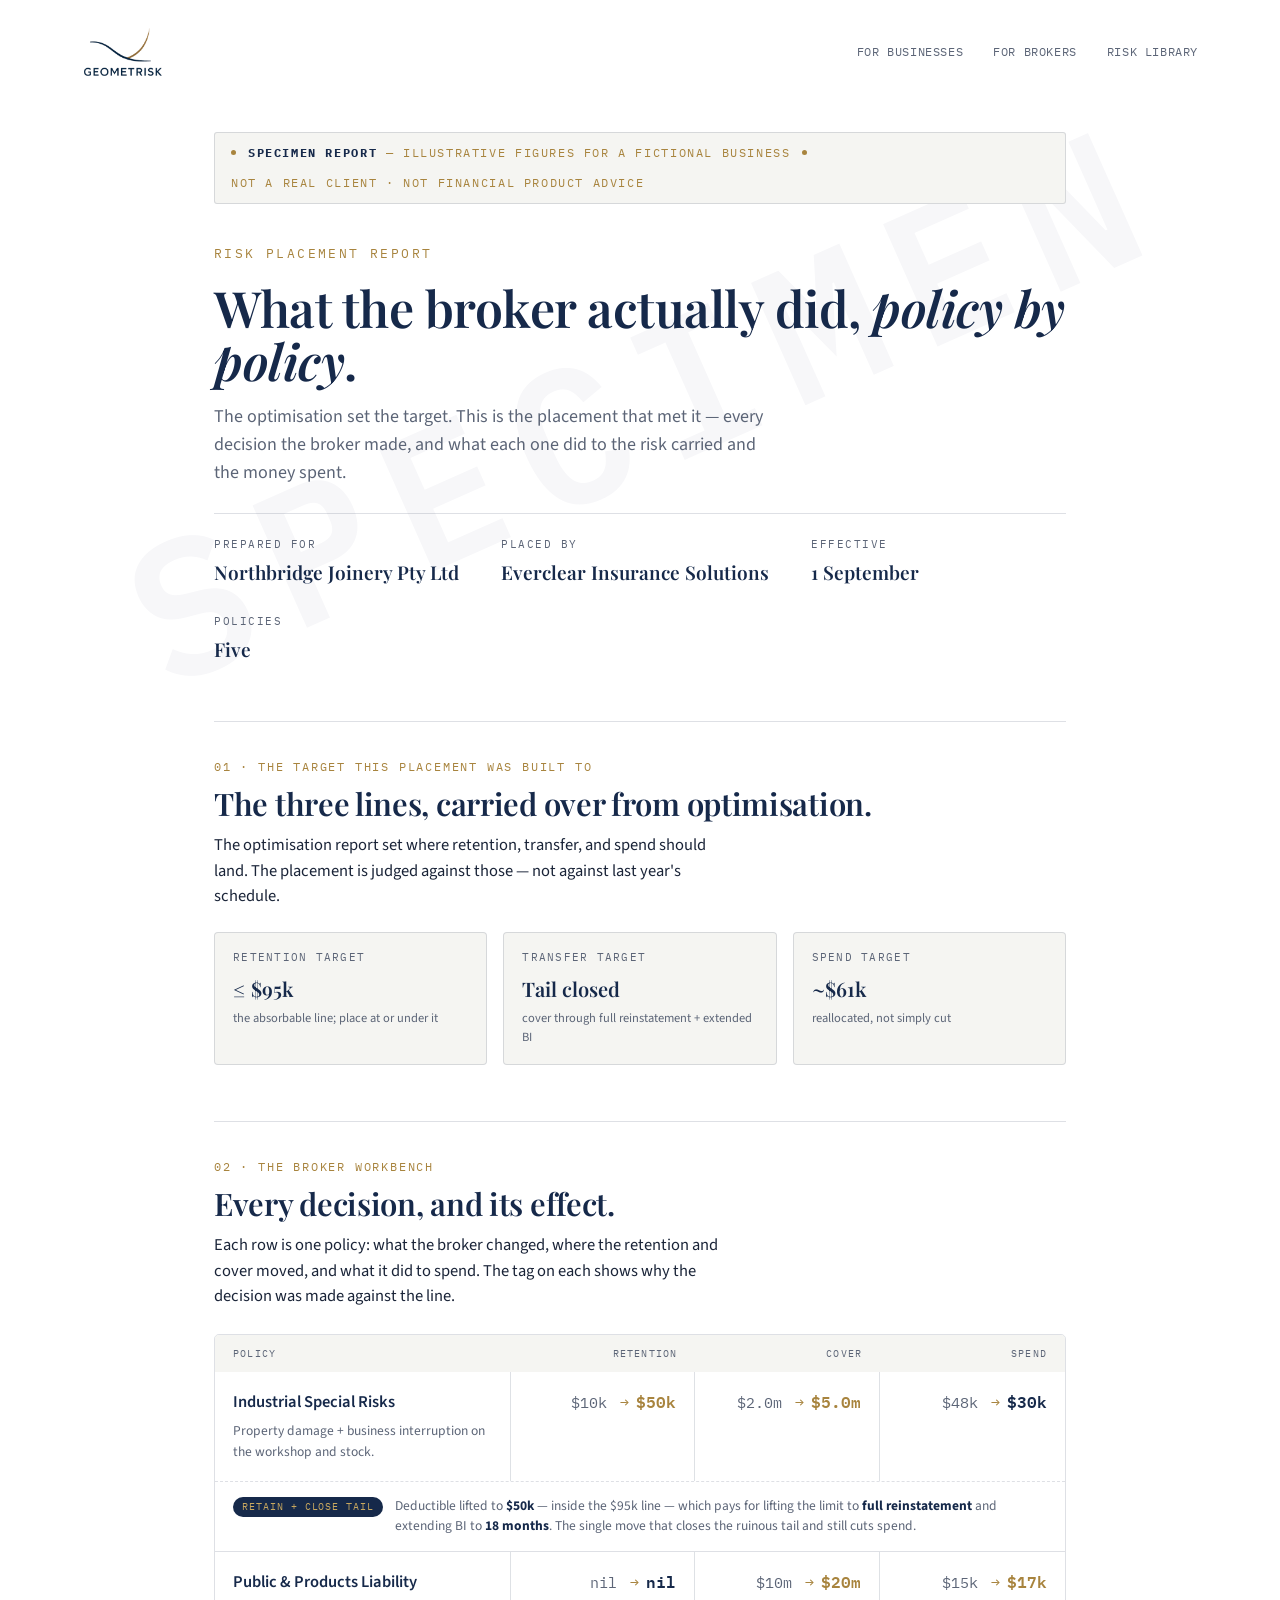
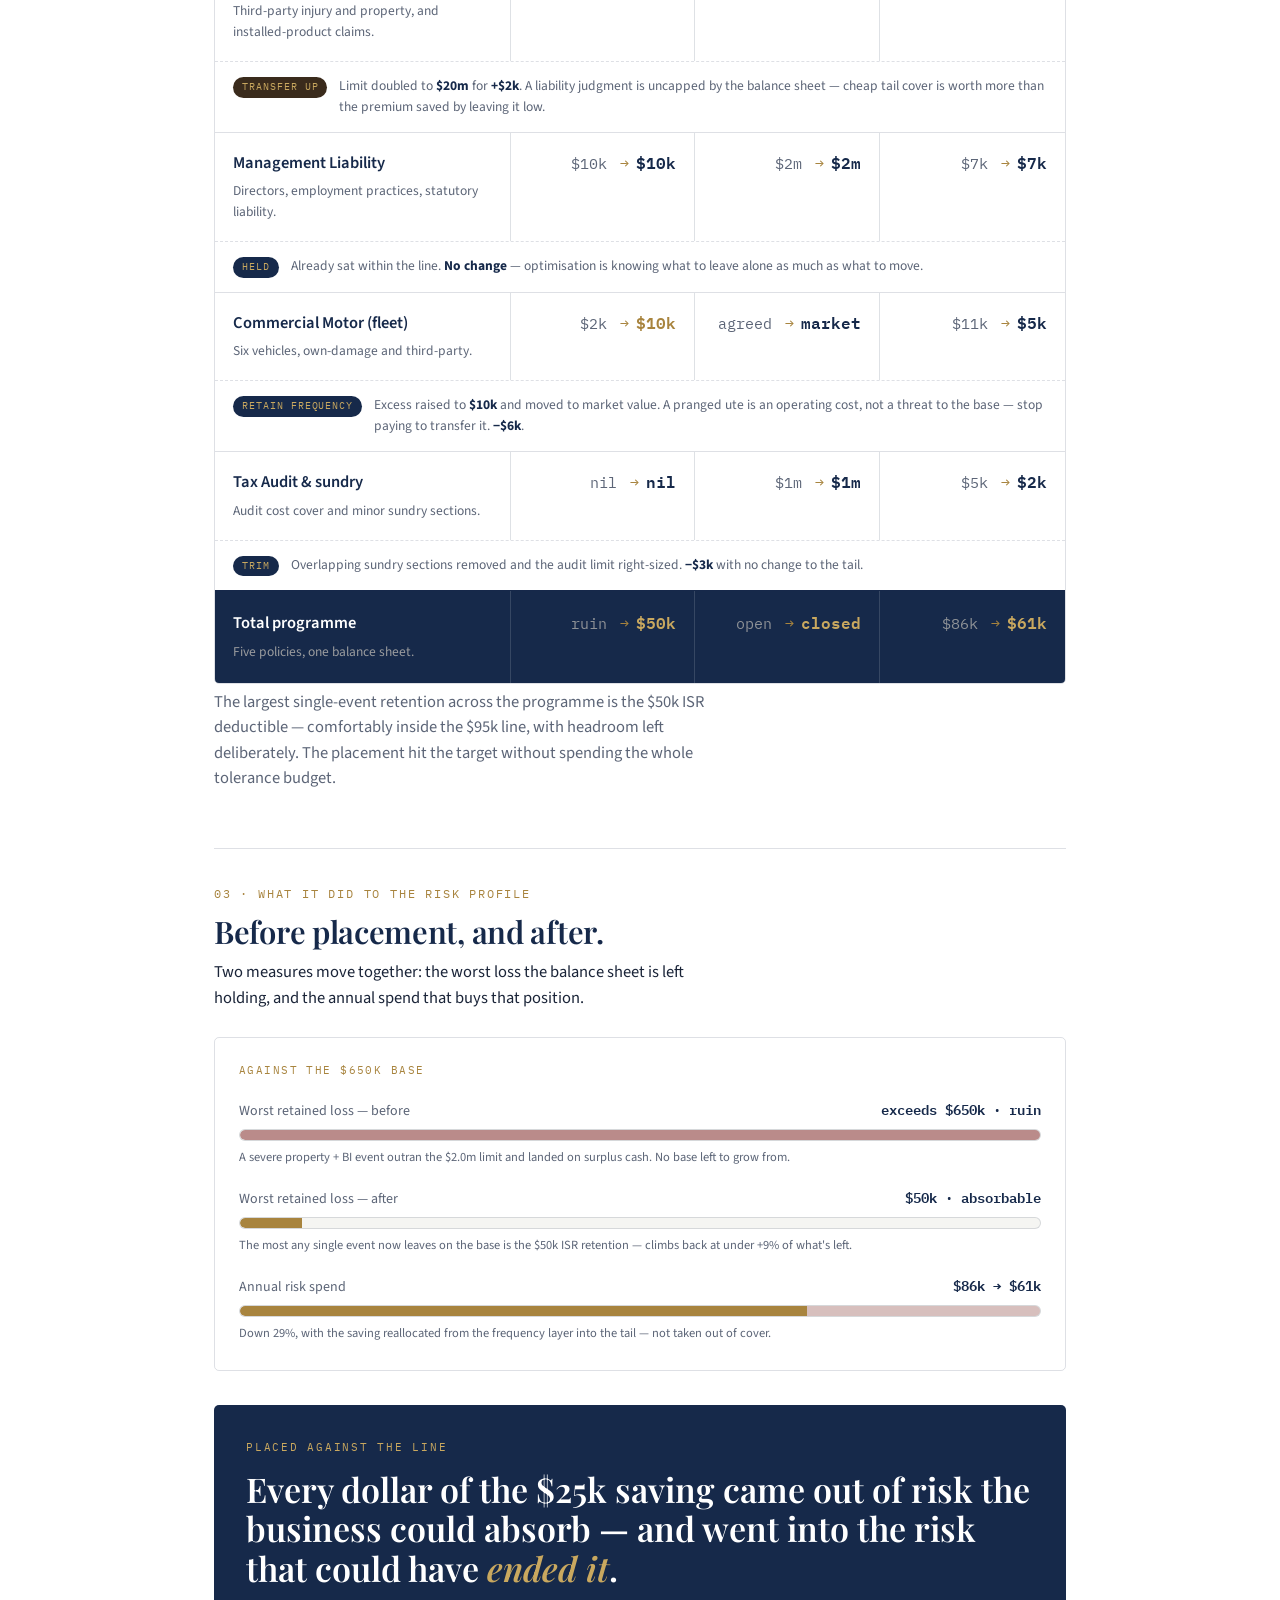
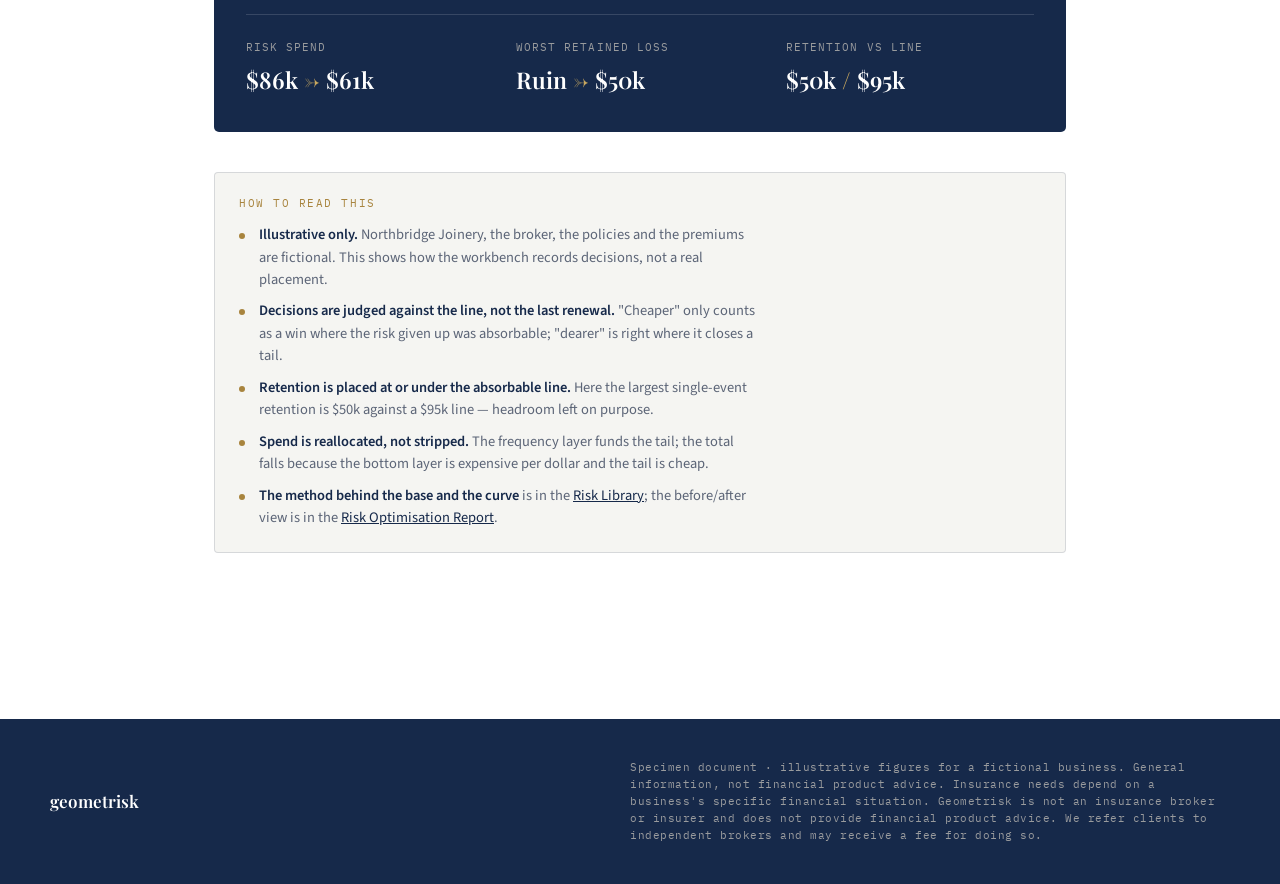
<file: risk-placement-report.html>
<!DOCTYPE html>
<html lang="en-AU">
<head>
<meta charset="UTF-8">
<meta name="viewport" content="width=device-width, initial-scale=1.0">
<title>Risk Placement Report (specimen) · Geometrisk</title>
<meta name="description" content="Specimen post-placement report. Shows each broker decision, policy by policy, and its effect on the client's risk profile and overall risk spend. Illustrative figures only, not financial product advice.">
<meta name="robots" content="noindex, nofollow">
<link rel="icon" type="image/png" href="assets/geometrisk-logo.png">
<link rel="preconnect" href="https://fonts.googleapis.com">
<link rel="preconnect" href="https://fonts.gstatic.com" crossorigin>
<link href="https://fonts.googleapis.com/css2?family=Playfair+Display:ital,wght@0,500;0,600;0,700;1,500;1,600&family=Source+Sans+3:wght@300;400;500;600&family=IBM+Plex+Mono:wght@400;500;600&display=swap" rel="stylesheet">
<style>
  :root{
    --navy:#16294A; --deep:#0E1D38; --navy-2:#5A7099;
    --gold:#A8843E; --gold-soft:#C9A85F;
    --cream:#F5F5F2; --cream-hi:#FFFFFF;
    --ink:#1A2438; --muted:#5C6577;
    --line:rgba(22,41,74,.14);
    --z-abs:#3d6fa0; --z-good:#A8843E; --z-ruin:#8a3535;
    --serif:'Playfair Display',Georgia,serif;
    --body:'Source Sans 3',system-ui,sans-serif;
    --mono:'IBM Plex Mono',ui-monospace,monospace;
  }
  *{box-sizing:border-box;margin:0;padding:0}
  html{scroll-behavior:smooth}
  body{font-family:var(--body);color:var(--ink);background:var(--cream-hi);-webkit-font-smoothing:antialiased;line-height:1.55}

  .stamp{position:fixed;inset:0;z-index:0;pointer-events:none;overflow:hidden}
  .stamp span{position:absolute;top:44%;left:50%;transform:translate(-50%,-50%) rotate(-24deg);
       font-family:var(--mono);font-size:15vw;letter-spacing:.12em;color:rgba(22,41,74,.035);white-space:nowrap;font-weight:600;text-transform:uppercase}

  nav{position:relative;z-index:5;display:flex;align-items:center;justify-content:space-between;padding:26px 32px;max-width:1180px;margin:0 auto}
  .wordmark{text-decoration:none;display:flex;align-items:center}
  .wordmark .logoimg{height:52px;width:auto;display:block}
  .navlinks{display:flex;align-items:center;gap:30px}
  .navlinks a{font-family:var(--mono);font-size:12px;letter-spacing:.6px;text-transform:uppercase;color:var(--muted);text-decoration:none;transition:color .2s}
  .navlinks a:hover{color:var(--navy)}

  .page{position:relative;z-index:1;max-width:900px;margin:0 auto;padding:20px 24px 96px}

  .specband{display:flex;align-items:center;gap:12px;flex-wrap:wrap;font-family:var(--mono);font-size:11.5px;letter-spacing:.14em;text-transform:uppercase;color:var(--gold);border:1px solid var(--line);border-radius:3px;padding:11px 16px;margin:8px 0 40px;background:var(--cream)}
  .specband b{color:var(--navy)}
  .specband .dot{width:5px;height:5px;border-radius:50%;background:var(--gold);flex-shrink:0}

  .eyebrow{font-family:var(--mono);font-size:12.5px;letter-spacing:2.4px;text-transform:uppercase;color:var(--gold);margin-bottom:18px}
  h1{font-family:var(--serif);font-weight:600;font-size:clamp(32px,5vw,50px);line-height:1.06;letter-spacing:-.5px;color:var(--navy);margin-bottom:16px}
  h1 .em{font-style:italic}
  .lede{font-size:18px;color:var(--muted);max-width:62ch;margin-bottom:8px}

  .metastrip{display:flex;flex-wrap:wrap;gap:26px 42px;margin-top:26px;padding-top:22px;border-top:1px solid var(--line)}
  .metastrip div{min-width:120px}
  .metastrip .ml{font-family:var(--mono);font-size:11px;letter-spacing:.14em;text-transform:uppercase;color:var(--muted);margin-bottom:5px}
  .metastrip .mv{font-family:var(--serif);font-size:19px;color:var(--navy);font-weight:600}

  .sec{margin-top:56px;padding-top:36px;border-top:1px solid var(--line)}
  .sec .num{font-family:var(--mono);font-size:12px;letter-spacing:1.8px;text-transform:uppercase;color:var(--gold);margin-bottom:10px}
  .sec h2{font-family:var(--serif);font-weight:600;font-size:clamp(23px,3vw,31px);line-height:1.12;letter-spacing:-.3px;color:var(--navy);margin-bottom:12px}
  .sec p{font-size:16.5px;color:var(--ink);max-width:66ch;margin-bottom:12px}
  .sec p.soft{color:var(--muted)}

  /* target recap chips */
  .target{display:grid;grid-template-columns:repeat(3,1fr);gap:16px;margin:22px 0 6px}
  .target .tc{border:1px solid var(--line);border-radius:4px;padding:16px 18px;background:var(--cream)}
  .target .tc .k{font-family:var(--mono);font-size:10.5px;letter-spacing:.12em;text-transform:uppercase;color:var(--muted);margin-bottom:8px}
  .target .tc .v{font-family:var(--serif);font-size:20px;font-weight:600;color:var(--navy)}
  .target .tc .s{font-size:12.5px;color:var(--muted);margin-top:5px}

  /* workbench: per-policy decision cards */
  .bench{margin:24px 0 6px;border:1px solid var(--line);border-radius:5px;overflow:hidden}
  .pol{border-top:1px solid var(--line)}
  .pol:first-child{border-top:none}
  .pol .top{display:grid;grid-template-columns:1.6fr 1fr 1fr 1fr;align-items:center;background:var(--cream);font-family:var(--mono);font-size:10px;letter-spacing:.12em;text-transform:uppercase;color:var(--muted)}
  .pol .top > div{padding:11px 18px}
  .pol .top .r{text-align:right}
  .pol .body{display:grid;grid-template-columns:1.6fr 1fr 1fr 1fr;align-items:stretch}
  .pol .body > div{padding:18px}
  .pol .pname{border-right:1px solid var(--line)}
  .pol .pname .t{font-weight:600;font-size:16.5px;color:var(--navy)}
  .pol .pname .d{font-size:13.5px;color:var(--muted);margin-top:5px;max-width:40ch}
  .pol .m{border-right:1px solid var(--line);text-align:right}
  .pol .m:last-child{border-right:none}
  .pol .m .lab{font-family:var(--mono);font-size:9.5px;letter-spacing:.1em;text-transform:uppercase;color:var(--muted);margin-bottom:6px;display:none}
  .pol .m .ba{font-family:var(--mono);font-size:14.5px;color:var(--muted)}
  .pol .m .arw{color:var(--gold);margin:0 4px}
  .pol .m .now{font-family:var(--mono);font-size:15.5px;font-weight:600;color:var(--navy)}
  .pol .m .now.up{color:var(--gold)}
  .pol .m .now.down{color:var(--navy)}
  .pol .decis{grid-column:1 / -1;border-top:1px dashed var(--line);background:var(--cream-hi);
       display:flex;align-items:flex-start;gap:12px;padding:14px 18px}
  .pol .decis .tag{font-family:var(--mono);font-size:9.5px;letter-spacing:.1em;text-transform:uppercase;padding:3px 9px;border-radius:20px;background:var(--navy);color:var(--gold-soft);flex-shrink:0;margin-top:1px}
  .pol .decis .tag.tail{background:#3a2b1c}
  .pol .decis .txt{font-size:13.5px;color:var(--muted)}
  .pol .decis .txt b{color:var(--navy)}
  /* total row */
  .pol.total{background:var(--navy)}
  .pol.total .body > div{padding:20px 18px}
  .pol.total .pname{border-right-color:rgba(255,255,255,.14)}
  .pol.total .pname .t{color:var(--cream-hi)}
  .pol.total .pname .d{color:rgba(241,232,214,.6)}
  .pol.total .m{border-right-color:rgba(255,255,255,.14)}
  .pol.total .m .lab{color:rgba(241,232,214,.55)}
  .pol.total .m .ba{color:rgba(241,232,214,.55)}
  .pol.total .m .now{color:var(--cream-hi)}
  .pol.total .m .now.good{color:var(--gold-soft)}

  /* profile impact bar */
  .impact{margin:26px 0 6px;border:1px solid var(--line);border-radius:5px;padding:24px 24px 26px}
  .impact .h{font-family:var(--mono);font-size:11px;letter-spacing:.13em;text-transform:uppercase;color:var(--gold);margin-bottom:18px}
  .bars{display:flex;flex-direction:column;gap:18px}
  .bar .bl{display:flex;justify-content:space-between;align-items:baseline;margin-bottom:7px}
  .bar .bl .name{font-size:14px;color:var(--muted)}
  .bar .bl .val{font-family:var(--mono);font-size:14px;font-weight:600;color:var(--navy)}
  .bar .track{position:relative;height:12px;background:var(--cream);border:1px solid var(--line);border-radius:7px;overflow:hidden}
  .bar .fill{position:absolute;top:0;left:0;height:100%;border-radius:7px 0 0 7px}
  .bar .fill.before{background:var(--z-ruin);opacity:.55}
  .bar .fill.after{background:var(--gold)}
  .bar .cap{font-size:12.5px;color:var(--muted);margin-top:7px}

  .outcome{margin:34px 0 6px;background:var(--navy);border-radius:5px;padding:34px 32px;color:var(--cream-hi)}
  .outcome .k{font-family:var(--mono);font-size:11px;letter-spacing:.16em;text-transform:uppercase;color:var(--gold-soft);margin-bottom:14px}
  .outcome .big{font-family:var(--serif);font-weight:600;font-size:clamp(24px,3.6vw,34px);line-height:1.16}
  .outcome .big .g{color:var(--gold-soft);font-style:italic}
  .outcome .grid3{display:grid;grid-template-columns:repeat(3,1fr);gap:22px;margin-top:26px;padding-top:24px;border-top:1px solid rgba(255,255,255,.14)}
  .outcome .grid3 .k2{font-family:var(--mono);font-size:10.5px;letter-spacing:.1em;text-transform:uppercase;color:rgba(241,232,214,.6);margin-bottom:7px}
  .outcome .grid3 .v2{font-family:var(--serif);font-size:23px;font-weight:600}
  .outcome .grid3 .v2 .arw{color:var(--gold-soft)}

  .assume{margin-top:40px;background:var(--cream);border:1px solid var(--line);border-radius:4px;padding:22px 24px}
  .assume .h{font-family:var(--mono);font-size:11px;letter-spacing:.14em;text-transform:uppercase;color:var(--gold);margin-bottom:12px}
  .assume ul{list-style:none;margin:0;padding:0}
  .assume li{position:relative;padding-left:20px;font-size:14.5px;color:var(--muted);margin-bottom:9px;max-width:74ch}
  .assume li:last-child{margin-bottom:0}
  .assume li::before{content:"";position:absolute;left:0;top:9px;width:6px;height:6px;border-radius:50%;background:var(--gold)}
  .assume li b{color:var(--navy);font-weight:600}

  footer{background:var(--navy);color:rgba(241,232,214,.6);padding:40px 32px;margin-top:70px;position:relative;z-index:1}
  .foot{max-width:1180px;margin:0 auto;display:flex;align-items:center;justify-content:space-between;gap:24px;flex-wrap:wrap}
  .foot .fmark{font-family:var(--serif);font-weight:600;font-size:17px;color:var(--cream-hi)}
  .foot .disc{font-family:var(--mono);font-size:11px;letter-spacing:.5px;max-width:600px}

  @media (max-width:820px){
    .navlinks{display:none}
    .page{padding:16px 18px 72px}
    .target{grid-template-columns:1fr}
    .pol .top{display:none}
    .pol .body{grid-template-columns:1fr 1fr}
    .pol .pname{grid-column:1 / -1;border-right:none;border-bottom:1px solid var(--line)}
    .pol .m{text-align:left;border-right:none;border-top:1px solid var(--line)}
    .pol .m .lab{display:block}
    .pol.total .body{grid-template-columns:1fr 1fr}
    .outcome .grid3{grid-template-columns:1fr}
  }
  @media print{
    .stamp span{color:rgba(22,41,74,.06)}
    nav .navlinks{display:none}
    .outcome,.pol.total{-webkit-print-color-adjust:exact;print-color-adjust:exact}
  }
</style>
</head>
<body>

<div class="stamp" aria-hidden="true"><span>Specimen</span></div>

<nav>
  <a class="wordmark" href="index.html">
    <img class="logoimg" src="assets/geometrisk-logo.png" alt="Geometrisk">
  </a>
  <div class="navlinks">
    <a href="index.html#businesses">For businesses</a>
    <a href="index.html#brokers">For brokers</a>
    <a href="methodology.html">Risk Library</a>
  </div>
</nav>

<main class="page">

  <div class="specband">
    <span class="dot"></span>
    <span><b>Specimen report</b> — illustrative figures for a fictional business</span>
    <span class="dot"></span>
    <span>Not a real client · Not financial product advice</span>
  </div>

  <div class="eyebrow">Risk Placement Report</div>
  <h1>What the broker actually did, <span class="em">policy by policy</span>.</h1>
  <p class="lede">The optimisation set the target. This is the placement that met it &mdash; every decision the broker made, and what each one did to the risk carried and the money spent.</p>

  <div class="metastrip">
    <div><div class="ml">Prepared for</div><div class="mv">Northbridge Joinery Pty Ltd</div></div>
    <div><div class="ml">Placed by</div><div class="mv">Everclear Insurance Solutions</div></div>
    <div><div class="ml">Effective</div><div class="mv">1 September</div></div>
    <div><div class="ml">Policies</div><div class="mv">Five</div></div>
  </div>

  <!-- 01 target recap -->
  <section class="sec">
    <div class="num">01 · The target this placement was built to</div>
    <h2>The three lines, carried over from optimisation.</h2>
    <p>The optimisation report set where retention, transfer, and spend should land. The placement is judged against those &mdash; not against last year's schedule.</p>
    <div class="target">
      <div class="tc"><div class="k">Retention target</div><div class="v">&le; $95k</div><div class="s">the absorbable line; place at or under it</div></div>
      <div class="tc"><div class="k">Transfer target</div><div class="v">Tail closed</div><div class="s">cover through full reinstatement + extended BI</div></div>
      <div class="tc"><div class="k">Spend target</div><div class="v">~$61k</div><div class="s">reallocated, not simply cut</div></div>
    </div>
  </section>

  <!-- 02 workbench -->
  <section class="sec">
    <div class="num">02 · The broker workbench</div>
    <h2>Every decision, and its effect.</h2>
    <p>Each row is one policy: what the broker changed, where the retention and cover moved, and what it did to spend. The tag on each shows why the decision was made against the line.</p>

    <div class="bench">

      <!-- ISR -->
      <div class="pol">
        <div class="top"><div>Policy</div><div class="r">Retention</div><div class="r">Cover</div><div class="r">Spend</div></div>
        <div class="body">
          <div class="pname"><div class="t">Industrial Special Risks</div><div class="d">Property damage + business interruption on the workshop and stock.</div></div>
          <div class="m"><div class="lab">Retention</div><span class="ba">$10k <span class="arw">&rarr;</span></span> <span class="now up">$50k</span></div>
          <div class="m"><div class="lab">Cover</div><span class="ba">$2.0m <span class="arw">&rarr;</span></span> <span class="now up">$5.0m</span></div>
          <div class="m"><div class="lab">Spend</div><span class="ba">$48k <span class="arw">&rarr;</span></span> <span class="now down">$30k</span></div>
        </div>
        <div class="decis"><span class="tag">Retain + close tail</span><div class="txt">Deductible lifted to <b>$50k</b> &mdash; inside the $95k line &mdash; which pays for lifting the limit to <b>full reinstatement</b> and extending BI to <b>18 months</b>. The single move that closes the ruinous tail and still cuts spend.</div></div>
      </div>

      <!-- Liability -->
      <div class="pol">
        <div class="body">
          <div class="pname"><div class="t">Public &amp; Products Liability</div><div class="d">Third-party injury and property, and installed-product claims.</div></div>
          <div class="m"><div class="lab">Retention</div><span class="ba">nil <span class="arw">&rarr;</span></span> <span class="now">nil</span></div>
          <div class="m"><div class="lab">Cover</div><span class="ba">$10m <span class="arw">&rarr;</span></span> <span class="now up">$20m</span></div>
          <div class="m"><div class="lab">Spend</div><span class="ba">$15k <span class="arw">&rarr;</span></span> <span class="now up">$17k</span></div>
        </div>
        <div class="decis"><span class="tag tail">Transfer up</span><div class="txt">Limit doubled to <b>$20m</b> for <b>+$2k</b>. A liability judgment is uncapped by the balance sheet &mdash; cheap tail cover is worth more than the premium saved by leaving it low.</div></div>
      </div>

      <!-- Management liability -->
      <div class="pol">
        <div class="body">
          <div class="pname"><div class="t">Management Liability</div><div class="d">Directors, employment practices, statutory liability.</div></div>
          <div class="m"><div class="lab">Retention</div><span class="ba">$10k <span class="arw">&rarr;</span></span> <span class="now">$10k</span></div>
          <div class="m"><div class="lab">Cover</div><span class="ba">$2m <span class="arw">&rarr;</span></span> <span class="now">$2m</span></div>
          <div class="m"><div class="lab">Spend</div><span class="ba">$7k <span class="arw">&rarr;</span></span> <span class="now">$7k</span></div>
        </div>
        <div class="decis"><span class="tag">Held</span><div class="txt">Already sat within the line. <b>No change</b> &mdash; optimisation is knowing what to leave alone as much as what to move.</div></div>
      </div>

      <!-- Motor -->
      <div class="pol">
        <div class="body">
          <div class="pname"><div class="t">Commercial Motor (fleet)</div><div class="d">Six vehicles, own-damage and third-party.</div></div>
          <div class="m"><div class="lab">Retention</div><span class="ba">$2k <span class="arw">&rarr;</span></span> <span class="now up">$10k</span></div>
          <div class="m"><div class="lab">Cover</div><span class="ba">agreed <span class="arw">&rarr;</span></span> <span class="now">market</span></div>
          <div class="m"><div class="lab">Spend</div><span class="ba">$11k <span class="arw">&rarr;</span></span> <span class="now down">$5k</span></div>
        </div>
        <div class="decis"><span class="tag">Retain frequency</span><div class="txt">Excess raised to <b>$10k</b> and moved to market value. A pranged ute is an operating cost, not a threat to the base &mdash; stop paying to transfer it. <b>&minus;$6k</b>.</div></div>
      </div>

      <!-- Tax audit / misc -->
      <div class="pol">
        <div class="body">
          <div class="pname"><div class="t">Tax Audit &amp; sundry</div><div class="d">Audit cost cover and minor sundry sections.</div></div>
          <div class="m"><div class="lab">Retention</div><span class="ba">nil <span class="arw">&rarr;</span></span> <span class="now">nil</span></div>
          <div class="m"><div class="lab">Cover</div><span class="ba">$1m <span class="arw">&rarr;</span></span> <span class="now">$1m</span></div>
          <div class="m"><div class="lab">Spend</div><span class="ba">$5k <span class="arw">&rarr;</span></span> <span class="now down">$2k</span></div>
        </div>
        <div class="decis"><span class="tag">Trim</span><div class="txt">Overlapping sundry sections removed and the audit limit right-sized. <b>&minus;$3k</b> with no change to the tail.</div></div>
      </div>

      <!-- TOTAL -->
      <div class="pol total">
        <div class="body">
          <div class="pname"><div class="t">Total programme</div><div class="d">Five policies, one balance sheet.</div></div>
          <div class="m"><div class="lab">Worst retained</div><span class="ba">ruin <span class="arw">&rarr;</span></span> <span class="now good">$50k</span></div>
          <div class="m"><div class="lab">Tail</div><span class="ba">open <span class="arw">&rarr;</span></span> <span class="now good">closed</span></div>
          <div class="m"><div class="lab">Spend</div><span class="ba">$86k <span class="arw">&rarr;</span></span> <span class="now good">$61k</span></div>
        </div>
      </div>

    </div>
    <p class="soft">The largest single-event retention across the programme is the $50k ISR deductible &mdash; comfortably inside the $95k line, with headroom left deliberately. The placement hit the target without spending the whole tolerance budget.</p>
  </section>

  <!-- 03 impact -->
  <section class="sec">
    <div class="num">03 · What it did to the risk profile</div>
    <h2>Before placement, and after.</h2>
    <p>Two measures move together: the worst loss the balance sheet is left holding, and the annual spend that buys that position.</p>

    <div class="impact">
      <div class="h">Against the $650k base</div>
      <div class="bars">
        <div class="bar">
          <div class="bl"><span class="name">Worst retained loss &mdash; before</span><span class="val">exceeds $650k · ruin</span></div>
          <div class="track"><div class="fill before" style="width:100%"></div></div>
          <div class="cap">A severe property + BI event outran the $2.0m limit and landed on surplus cash. No base left to grow from.</div>
        </div>
        <div class="bar">
          <div class="bl"><span class="name">Worst retained loss &mdash; after</span><span class="val">$50k · absorbable</span></div>
          <div class="track"><div class="fill after" style="width:7.7%"></div></div>
          <div class="cap">The most any single event now leaves on the base is the $50k ISR retention &mdash; climbs back at under +9% of what's left.</div>
        </div>
        <div class="bar">
          <div class="bl"><span class="name">Annual risk spend</span><span class="val">$86k &rarr; $61k</span></div>
          <div class="track"><div class="fill before" style="width:100%;opacity:.28"></div><div class="fill after" style="width:70.9%"></div></div>
          <div class="cap">Down 29%, with the saving reallocated from the frequency layer into the tail &mdash; not taken out of cover.</div>
        </div>
      </div>
    </div>
  </section>

  <!-- outcome -->
  <div class="outcome">
    <div class="k">Placed against the line</div>
    <div class="big">Every dollar of the $25k saving came out of risk the business could absorb &mdash; and went into the risk that could have <span class="g">ended it</span>.</div>
    <div class="grid3">
      <div><div class="k2">Risk spend</div><div class="v2">$86k <span class="arw">&rarr;</span> $61k</div></div>
      <div><div class="k2">Worst retained loss</div><div class="v2">Ruin <span class="arw">&rarr;</span> $50k</div></div>
      <div><div class="k2">Retention vs line</div><div class="v2">$50k <span class="arw">/</span> $95k</div></div>
    </div>
  </div>

  <!-- assumptions -->
  <div class="assume">
    <div class="h">How to read this</div>
    <ul>
      <li><b>Illustrative only.</b> Northbridge Joinery, the broker, the policies and the premiums are fictional. This shows how the workbench records decisions, not a real placement.</li>
      <li><b>Decisions are judged against the line, not the last renewal.</b> "Cheaper" only counts as a win where the risk given up was absorbable; "dearer" is right where it closes a tail.</li>
      <li><b>Retention is placed at or under the absorbable line.</b> Here the largest single-event retention is $50k against a $95k line &mdash; headroom left on purpose.</li>
      <li><b>Spend is reallocated, not stripped.</b> The frequency layer funds the tail; the total falls because the bottom layer is expensive per dollar and the tail is cheap.</li>
      <li><b>The method behind the base and the curve</b> is in the <a href="methodology.html" style="color:var(--navy)">Risk Library</a>; the before/after view is in the <a href="risk-optimisation-report.html" style="color:var(--navy)">Risk Optimisation Report</a>.</li>
    </ul>
  </div>

</main>

<footer>
  <div class="foot">
    <div class="fmark">geometrisk</div>
    <div class="disc">Specimen document · illustrative figures for a fictional business. General information, not financial product advice. Insurance needs depend on a business's specific financial situation. Geometrisk is not an insurance broker or insurer and does not provide financial product advice. We refer clients to independent brokers and may receive a fee for doing so.</div>
  </div>
</footer>

</body>
</html>
</file>
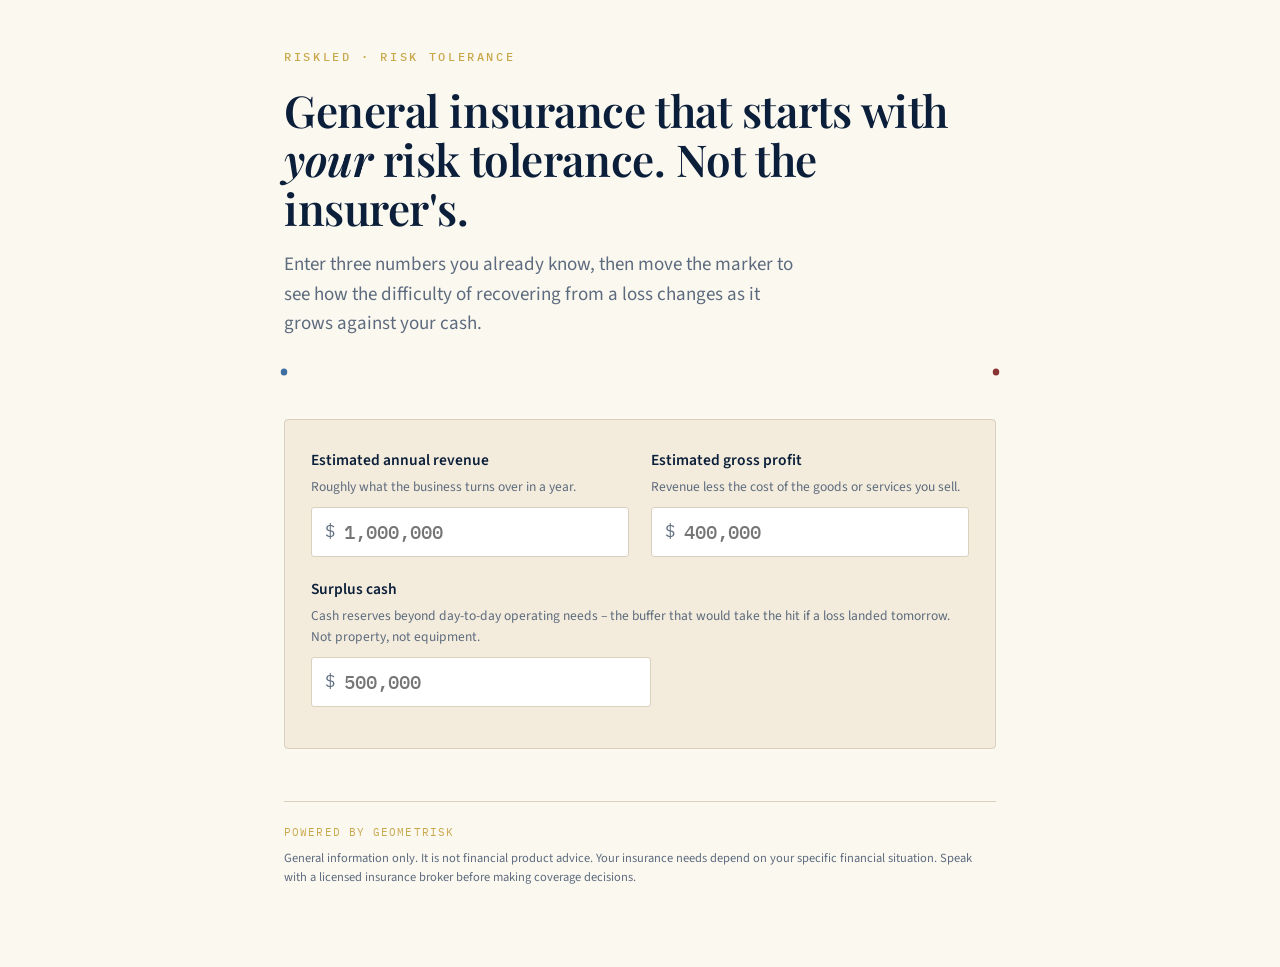
<file: risk-tolerance.html>
<!DOCTYPE html>
<html lang="en-AU">
<head>
<meta charset="UTF-8">
<meta name="viewport" content="width=device-width, initial-scale=1.0">
<title>Risk tolerance – Riskled</title>
<link rel="preconnect" href="https://fonts.googleapis.com">
<link rel="preconnect" href="https://fonts.gstatic.com" crossorigin>
<link href="https://fonts.googleapis.com/css2?family=Playfair+Display:ital,wght@0,500;0,600;0,700&family=Source+Sans+3:ital,wght@0,400;0,500;0,600&family=IBM+Plex+Mono:wght@400;500;600&display=swap" rel="stylesheet">
<style>
  :root{
    --navy:#0B1F3A; --gold:#C9A84C; --cream:#FBF8F0; --cream-2:#F3ECDC;
    --line:#d9d0bd; --muted:#5d6b7e; --bar:#14181d;
    --z1:#3d6fa0; --z2:#C9A84C; --z3:#c07a2b; --z4:#8a3535;
    --serif:'Playfair Display',Georgia,serif;
    --sans:'Source Sans 3',system-ui,sans-serif;
    --mono:'IBM Plex Mono',ui-monospace,monospace;
  }
  *{box-sizing:border-box}
  html,body{margin:0;padding:0}
  body{background:var(--cream);color:var(--navy);font-family:var(--sans);font-size:17px;line-height:1.55;-webkit-font-smoothing:antialiased}
  .wrap{max-width:760px;margin:0 auto;padding:48px 24px 80px}
  .eyebrow{font-family:var(--mono);font-size:12px;letter-spacing:.22em;text-transform:uppercase;color:var(--gold);font-weight:500;margin:0 0 18px}
  h1{font-family:var(--serif);font-weight:600;font-size:clamp(30px,5.4vw,44px);line-height:1.12;letter-spacing:-.01em;margin:0 0 18px}
  h1 .em{font-style:italic}
  .lede{font-size:19px;color:var(--muted);max-width:58ch;margin:0 0 8px}
  .tline{margin:26px 0 40px;height:14px}
  .tline svg{display:block;width:100%;height:100%;overflow:visible}

  .card{background:var(--cream-2);border:1px solid var(--line);border-radius:4px;padding:28px 26px}
  .grid{display:grid;grid-template-columns:1fr 1fr;gap:20px 22px}
  .field.full{grid-column:1 / -1}
  label{display:block;font-weight:600;font-size:15.5px;margin-bottom:5px}
  .help{font-size:13.5px;color:var(--muted);margin:0 0 9px}
  .input-money{position:relative;display:flex;align-items:center}
  .input-money .sym{position:absolute;left:14px;font-family:var(--mono);color:var(--muted);font-size:17px}
  input[type=text]{width:100%;font-family:var(--mono);font-size:19px;font-weight:500;color:var(--navy);background:#fff;border:1px solid var(--line);border-radius:3px;padding:12px 14px 12px 32px;outline:none}
  input[type=text]:focus{border-color:var(--gold);box-shadow:0 0 0 3px rgba(201,168,76,.18)}
  .margin-derived{grid-column:1 / -1;font-family:var(--mono);font-size:12.5px;color:var(--muted);letter-spacing:.03em;margin-top:-4px}
  .margin-derived b{color:var(--z3)}
  .err{color:var(--z4);font-size:14px;margin-top:12px;min-height:1px}

  #results{display:none;margin-top:40px}
  #results.show{display:block;animation:rise .45s ease both}
  @keyframes rise{from{opacity:0;transform:translateY(8px)}to{opacity:1;transform:none}}

  .tolblock{margin-bottom:8px}
  .tolblock .cap{font-family:var(--mono);font-size:11.5px;letter-spacing:.18em;text-transform:uppercase;color:var(--muted);margin-bottom:6px}
  .tolblock .fig{font-family:var(--serif);font-weight:600;font-size:clamp(38px,8vw,56px);line-height:1;letter-spacing:-.02em}

  .chartwrap{margin:26px 0 0}
  .chart{width:100%;height:220px;display:block;overflow:visible}
  .sliderrow{margin-top:2px}
  input[type=range]{-webkit-appearance:none;appearance:none;width:100%;height:8px;border-radius:4px;background:var(--bar);outline:none;margin:0;cursor:pointer}
  input[type=range]::-webkit-slider-thumb{-webkit-appearance:none;appearance:none;width:26px;height:26px;border-radius:50%;background:var(--cream);border:3px solid var(--navy);cursor:grab;box-shadow:0 2px 6px rgba(11,31,58,.35)}
  input[type=range]::-webkit-slider-thumb:active{cursor:grabbing}
  input[type=range]::-moz-range-thumb{width:26px;height:26px;border-radius:50%;background:var(--cream);border:3px solid var(--navy);cursor:grab;box-shadow:0 2px 6px rgba(11,31,58,.35)}
  .scale{display:flex;justify-content:space-between;font-family:var(--mono);font-size:11px;color:var(--muted);margin-top:10px;letter-spacing:.03em}
  .howto{font-size:13px;color:var(--muted);margin:14px 0 0;text-align:center;font-family:var(--mono);letter-spacing:.03em}

  .primary{margin-top:30px;padding:24px;background:var(--navy);color:var(--cream);border-radius:4px}
  .primary .k{font-family:var(--mono);font-size:11px;letter-spacing:.16em;text-transform:uppercase;color:var(--gold);margin-bottom:10px}
  .primary .big{font-family:var(--serif);font-weight:600;font-size:clamp(26px,6.5vw,38px);line-height:1.08}
  .primary .cd{font-size:14.5px;color:#c7d2e0;margin-top:10px}
  .primary.ruinbox{background:var(--z4)}
  .primary.ruinbox .k{color:#f0d2d2}.primary.ruinbox .cd{color:#f3dede}

  .support{margin-top:22px}
  .sr{display:flex;align-items:baseline;gap:14px;padding:18px 0;border-top:1px solid var(--line)}
  .sr .num{font-family:var(--mono);font-weight:600;font-size:clamp(20px,5vw,26px);color:var(--navy);white-space:nowrap;min-width:6ch}
  .sr .num.ruin{color:var(--z4)}
  .sr .txt{font-size:14.5px;color:var(--muted)}

  .consent{margin-top:28px;display:flex;gap:12px;align-items:flex-start;background:var(--cream-2);border:1px solid var(--line);border-radius:4px;padding:16px 18px}
  .consent input{margin-top:3px;width:17px;height:17px;accent-color:var(--navy);flex-shrink:0}
  .consent label{font-weight:400;font-size:14.5px;color:var(--muted);margin:0}
  .close{margin-top:28px;padding-top:24px;border-top:1px solid var(--line);font-size:15.5px;color:var(--muted)}
  .close a{color:var(--navy);text-decoration:underline;text-underline-offset:3px}
  footer{margin-top:52px;padding-top:22px;border-top:1px solid var(--line);font-size:12.5px;color:var(--muted)}
  footer .pb{font-family:var(--mono);letter-spacing:.1em;text-transform:uppercase;font-size:11px;color:var(--gold);margin-bottom:8px}

  @media(max-width:560px){
    body{font-size:16px}.wrap{padding:36px 18px 64px}.card{padding:22px 18px}
    .grid{grid-template-columns:1fr}
    .sr{flex-direction:column;gap:3px}.sr .num{min-width:0}
  }
</style>
</head>
<body>
<div class="wrap">

  <p class="eyebrow">Riskled · Risk tolerance</p>
  <h1>General insurance that starts with <span class="em">your</span> risk tolerance. Not the insurer's.</h1>
  <p class="lede">Enter three numbers you already know, then move the marker to see how the difficulty of recovering from a loss changes as it grows against your cash.</p>

  <div class="tline" aria-hidden="true">
    <svg viewBox="0 0 760 14" preserveAspectRatio="none">
      <defs><linearGradient id="tlg" x1="0" y1="0" x2="1" y2="0">
        <stop offset="0" stop-color="#3d6fa0"/><stop offset="0.5" stop-color="#C9A84C"/>
        <stop offset="0.78" stop-color="#c07a2b"/><stop offset="1" stop-color="#8a3535"/>
      </linearGradient></defs>
      <line x1="0" y1="7" x2="760" y2="7" stroke="url(#tlg)" stroke-width="2"/>
      <circle cx="0" cy="7" r="3.5" fill="#3d6fa0"/><circle cx="760" cy="7" r="3.5" fill="#8a3535"/>
    </svg>
  </div>

  <div class="card">
    <div class="grid">
      <div class="field">
        <label for="rev">Estimated annual revenue</label>
        <p class="help">Roughly what the business turns over in a year.</p>
        <div class="input-money"><span class="sym">$</span><input type="text" id="rev" inputmode="numeric" placeholder="1,000,000" autocomplete="off"></div>
      </div>
      <div class="field">
        <label for="gp">Estimated gross profit</label>
        <p class="help">Revenue less the cost of the goods or services you sell.</p>
        <div class="input-money"><span class="sym">$</span><input type="text" id="gp" inputmode="numeric" placeholder="400,000" autocomplete="off"></div>
      </div>
      <div class="field full">
        <label for="wc">Surplus cash</label>
        <p class="help">Cash reserves beyond day-to-day operating needs – the buffer that would take the hit if a loss landed tomorrow. Not property, not equipment.</p>
        <div class="input-money" style="max-width:340px"><span class="sym">$</span><input type="text" id="wc" inputmode="numeric" placeholder="500,000" autocomplete="off"></div>
      </div>
      <div class="margin-derived" id="marginDerived" style="display:none"></div>
    </div>
    <div class="err" id="err"></div>
  </div>

  <div id="results">

    <div class="tolblock">
      <div class="cap">Your risk tolerance</div>
      <div class="fig" id="tolFig">$0</div>
    </div>

    <div class="chartwrap">
      <svg class="chart" id="chart" viewBox="0 0 720 220" preserveAspectRatio="none"></svg>
      <div class="sliderrow">
        <input type="range" id="lossSlider" min="0" max="100" step="0.2" value="8.33">
        <div class="scale"><span>No loss</span><span>Surplus cash</span><span></span></div>
      </div>
      <p class="howto">Drag the marker to model any loss</p>
    </div>

    <div class="primary" id="primaryBox">
      <div class="k">Extra sales generating equivalent gross profit</div>
      <div class="big" id="primBig">$0</div>
      <div class="cd" id="primCd"></div>
    </div>

    <div class="support">
      <div class="sr">
        <div class="num" id="climbMult">+20%</div>
        <div class="txt">the amount your remaining surplus cash would have to grow by to return to today's level.</div>
      </div>
      <div class="sr">
        <div class="num" id="yardNum">0.17×</div>
        <div class="txt">this loss measured against your annual revenue.</div>
      </div>
    </div>

    <div class="consent">
      <input type="checkbox" id="consent">
      <label for="consent">These figures reflect what I could absorb before insurance kicks in. I understand they're indicative only, not personal advice.</label>
    </div>

    <p class="close">These figures are general information for you to explore. To turn them into a decision, <a href="#" id="bookLink">book a review with a licensed broker</a>.</p>

  </div>

  <footer>
    <div class="pb">Powered by Geometrisk</div>
    General information only. It is not financial product advice. Your insurance needs depend on your specific financial situation. Speak with a licensed insurance broker before making coverage decisions.
  </footer>
</div>

<script>
(function(){
  "use strict";
  var fmtAUD=new Intl.NumberFormat('en-AU',{style:'currency',currency:'AUD',maximumFractionDigits:0});
  var fmtNum=new Intl.NumberFormat('en-AU',{maximumFractionDigits:0});
  var $=function(id){return document.getElementById(id)};
  var revEl=$('rev'),gpEl=$('gp'),wcEl=$('wc'),errEl=$('err'),results=$('results'),slider=$('lossSlider');
  var W=0,R=0,GP=0,M=0,chartDrawn=false,wOfChart=null,started=false;

  function groom(el){el.addEventListener('input',function(){
    var end=el.selectionStart===el.value.length;var d=el.value.replace(/[^\d]/g,'');
    el.value=d?fmtNum.format(parseInt(d,10)):'';
    if(end){el.selectionStart=el.selectionEnd=el.value.length;}
    update();
  });}
  groom(revEl);groom(gpEl);groom(wcEl);
  function val(el){var d=el.value.replace(/[^\d]/g,'');return d?parseInt(d,10):0;}

  // chart geometry – x spans full width so it aligns with the slider
  var VB_W=720,VB_H=220,padT=14,padB=10,innerH=VB_H-padT-padB,MAXF=0.985;
  function xOfL(L){return (L/(2*W))*VB_W;}
  function felt(L){return Math.log(W/(W-L));}

  function drawCurve(){
    var maxL=MAXF*W,maxC=felt(maxL),b=padT+innerH,pts=[],N=150;
    for(var i=0;i<=N;i++){var L=(i/N)*maxL;var y=b-Math.min(felt(L)/maxC,1)*innerH;pts.push([xOfL(L),y]);}
    var d='M '+pts[0][0].toFixed(1)+' '+pts[0][1].toFixed(1);
    for(var j=1;j<pts.length;j++)d+=' L '+pts[j][0].toFixed(1)+' '+pts[j][1].toFixed(1);
    var z1=xOfL(W/3),z2=xOfL(4*W/5),wall=xOfL(W); // difficulty bands
    function band(x0,x1,c){return '<rect x="'+x0.toFixed(1)+'" y="'+padT+'" width="'+(x1-x0).toFixed(1)+'" height="'+innerH+'" fill="'+c+'" fill-opacity="0.22"/>';}
    $('chart').innerHTML=
      band(0,z1,'#3d6fa0')+band(z1,z2,'#C9A84C')+band(z2,wall,'#c07a2b')+band(wall,VB_W,'#8a3535')+
      '<line x1="0" y1="'+b+'" x2="'+VB_W+'" y2="'+b+'" stroke="#0B1F3A" stroke-opacity="0.35"/>'+
      '<path d="'+d+'" fill="none" stroke="#0B1F3A" stroke-width="2.4" stroke-linejoin="round" stroke-linecap="round"/>'+
      '<g id="live"><line id="mLine" x1="0" y1="'+padT+'" x2="0" y2="'+b+'" stroke="#0B1F3A" stroke-width="1.25" opacity="0.5"/>'+
      '<circle id="mDot" cx="0" cy="0" r="6.5" fill="#FBF8F0" stroke="#0B1F3A" stroke-width="2.5"/></g>';
    chartDrawn=true;
  }
  function moveMarker(L){
    if(!chartDrawn)return;
    var maxL=MAXF*W,maxC=felt(maxL),b=padT+innerH,x=xOfL(Math.min(L,2*W));
    var ln=$('mLine'),dot=$('mDot');ln.setAttribute('x1',x.toFixed(1));ln.setAttribute('x2',x.toFixed(1));
    if(L<maxL){var y=b-Math.min(felt(L)/maxC,1)*innerH;dot.setAttribute('cx',x.toFixed(1));dot.setAttribute('cy',y.toFixed(1));}
    else{dot.setAttribute('cx',x.toFixed(1));dot.setAttribute('cy',(padT+2).toFixed(1));}
  }
  function currentL(){return (parseFloat(slider.value)/100)*(2*W);}

  function update(){
    R=val(revEl);GP=val(gpEl);W=val(wcEl);errEl.textContent='';
    var md=$('marginDerived');
    if(R>0&&GP>0){M=GP/R;md.style.display='block';md.innerHTML='Your gross margin, from those two figures: <b>'+(M*100).toFixed(0)+'%</b> \u2014 we use this, we don\u2019t assume it.';}
    else md.style.display='none';
    if(!(R>0&&GP>0&&W>0)){results.classList.remove('show');started=false;return;}
    if(GP>R){errEl.textContent='Gross profit can\u2019t be larger than revenue \u2014 check those two figures.';results.classList.remove('show');return;}
    if(!started){slider.value=8.33;started=true;} // open at middle of the first (blue) zone
    if(!chartDrawn||wOfChart!==W){drawCurve();wOfChart=W;}
    render();results.classList.add('show');
  }

  function render(){
    var L=currentL();
    $('tolFig').textContent=fmtAUD.format(Math.round(L));
    var climbMult=$('climbMult'),yardNum=$('yardNum'),box=$('primaryBox'),big=$('primBig'),cd=$('primCd');
    yardNum.textContent=(L/R<1?(L/R).toFixed(2):(L/R).toFixed(1))+'\u00d7';

    if(L>=W){
      $('tolFig').style.color='var(--z4)';
      climbMult.textContent='\u2014';climbMult.classList.add('ruin');
      box.className='primary ruinbox';big.textContent='Exceeds surplus cash';
      cd.textContent='This loss is larger than your surplus cash. There is no remaining balance to grow from.';
    }else{
      $('tolFig').style.color='';climbMult.classList.remove('ruin');box.className='primary';
      var mult=L/(W-L);
      climbMult.textContent='+'+(mult*100>=1000?fmtNum.format(Math.round(mult*100/10)*10):Math.round(mult*100))+'%';
      var extraRev=L/M,lift=L/GP*100;
      big.textContent=fmtAUD.format(Math.round(extraRev));
      cd.innerHTML='About <b>+'+(lift>=1000?fmtNum.format(Math.round(lift/10)*10):Math.round(lift))+'%</b> of your current revenue \u2014 before tax and fixed costs.';
    }
    moveMarker(L);
  }

  slider.addEventListener('input',render);
  $('bookLink').addEventListener('click',function(e){e.preventDefault();});
})();
</script>
</body>
</html>
</file>
<file: assets/site.css>
/* ============================================================
   GEOMETRISK — shared design system
   Tokens, header, nav, buttons, footer. Used by find-your-line.html
   and for-brokers.html so the system is defined once.
   ============================================================ */
:root{
  --navy:#1B2A4A;
  --navy-soft:#2A3D63;
  --gold:#B08D4F;
  --gold-soft:#C9A96A;
  --cream:#FBF9F4;
  --cream-2:#F3EEE3;
  --ink:#1B2A4A;
  --muted:#8A8778;
  --line-grey:#DCD7C9;
  --amber:#C9803A;
}
*{box-sizing:border-box;margin:0;padding:0}
html{scroll-behavior:smooth}
html,body{background:var(--cream);color:var(--ink);font-family:'Inter',sans-serif;-webkit-font-smoothing:antialiased}

/* ---------- header ---------- */
header.site{display:flex;align-items:center;justify-content:space-between;padding:26px 40px;max-width:1200px;margin:0 auto;width:100%}
.brand{display:flex;align-items:center;gap:14px;text-decoration:none}
.brand .logoimg{height:64px;width:auto;display:block}
.brand .divider{width:2px;align-self:stretch;background:rgba(27,42,74,.14)}
.brand .tagline{font-family:'Inter',sans-serif;font-weight:700;font-size:13px;letter-spacing:.2px;text-transform:lowercase;line-height:1.25;color:var(--navy)}
.brand .tagline .g{color:var(--gold)}
header.site nav{display:flex;gap:34px}
header.site nav a{font-size:12px;letter-spacing:.16em;text-transform:uppercase;color:var(--navy);text-decoration:none;opacity:.8}
header.site nav a:hover{opacity:1}
header.site nav a.on{opacity:1;color:var(--gold)}

/* ---------- buttons ---------- */
.btn{display:inline-flex;align-items:center;gap:12px;background:var(--navy);color:#fff;border:none;font-family:'Inter',sans-serif;font-weight:500;font-size:15px;letter-spacing:.02em;padding:17px 30px;cursor:pointer;transition:background .2s;text-decoration:none}
.btn:hover{background:var(--navy-soft)}
.btn.gold{background:var(--gold)}
.btn.gold:hover{background:var(--gold-soft)}
.btn:disabled{opacity:.35;cursor:not-allowed}

/* ---------- footer ---------- */
footer.site{padding:40px;text-align:center;color:var(--muted);font-size:12px}
footer.site a{color:var(--muted);text-decoration:none;border-bottom:1px solid var(--line-grey)}

@media(max-width:760px){
  header.site{padding:20px;flex-wrap:wrap;gap:14px}
  header.site nav{display:none}
}
</file>
